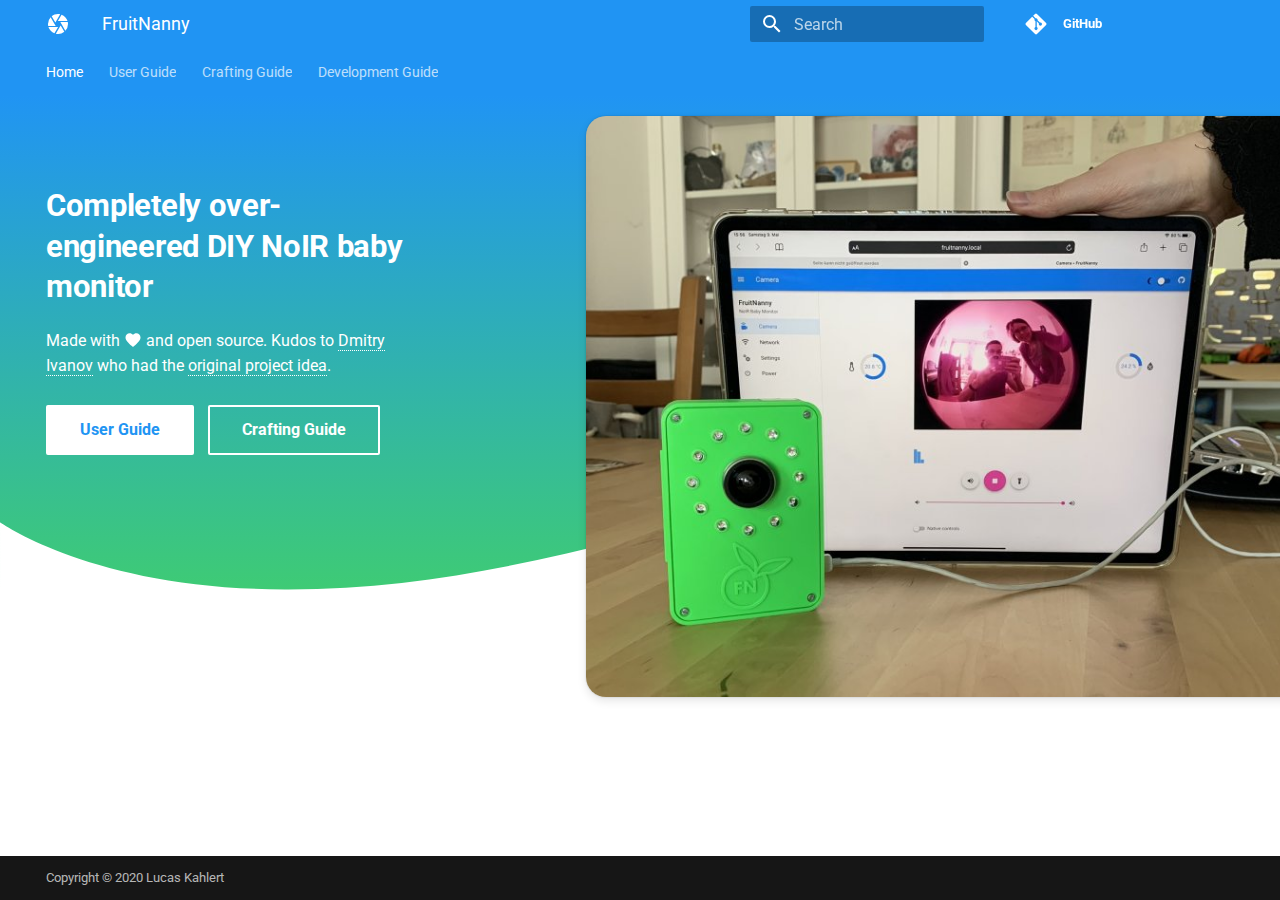
<file: index.html>
<!doctype html>
<html lang="en" class="no-js">
  <head>
    
      <meta charset="utf-8">
      <meta name="viewport" content="width=device-width,initial-scale=1">
      
      
        <link rel="canonical" href="https://fruitnanny.github.io/">
      
      
      <link rel="shortcut icon" href="images/favicon.png">
      <meta name="generator" content="mkdocs-1.1.2, mkdocs-material-5.3.0">
    
    
      
        <title>Home</title>
      
    
    
      <link rel="stylesheet" href="assets/stylesheets/main.6e35a1a6.min.css">
      
        <link rel="stylesheet" href="assets/stylesheets/palette.a46bcfb3.min.css">
      
      
        
        
        <meta name="theme-color" content="#2196f3">
      
    
    
    
      
        <link href="https://fonts.gstatic.com" rel="preconnect" crossorigin>
        <link rel="stylesheet" href="https://fonts.googleapis.com/css?family=Roboto:300,400,400i,700%7CRoboto+Mono&display=fallback">
        <style>body,input{font-family:"Roboto",-apple-system,BlinkMacSystemFont,Helvetica,Arial,sans-serif}code,kbd,pre{font-family:"Roboto Mono",SFMono-Regular,Consolas,Menlo,monospace}</style>
      
    
    
    
      <link rel="stylesheet" href="css/extra.css">
    
    
      
    
    
  </head>
  
  
    
    
    
    <body dir="ltr" data-md-color-scheme="" data-md-color-primary="blue" data-md-color-accent="pink">
  
    
    <input class="md-toggle" data-md-toggle="drawer" type="checkbox" id="__drawer" autocomplete="off">
    <input class="md-toggle" data-md-toggle="search" type="checkbox" id="__search" autocomplete="off">
    <label class="md-overlay" for="__drawer"></label>
    <div data-md-component="skip">
      
    </div>
    <div data-md-component="announce">
      
    </div>
    
      <header class="md-header" data-md-component="header">
  <nav class="md-header-nav md-grid" aria-label="Header">
    <a href="https://fruitnanny.github.io/" title="FruitNanny" class="md-header-nav__button md-logo" aria-label="FruitNanny">
      
  
  <svg xmlns="http://www.w3.org/2000/svg" viewBox="0 0 24 24"><path d="M13.73 15l-3.9 6.76a9.984 9.984 0 008.49-2.01l-3.66-6.35M2.46 15c.92 2.92 3.15 5.26 5.99 6.34L12.12 15m-3.58-3l-3.9-6.75A9.855 9.855 0 002 12c0 .68.07 1.35.2 2h7.49m12.11-4h-7.49l.29.5 4.76 8.25A9.93 9.93 0 0022 12c0-.69-.07-1.36-.2-2m-.26-1c-.92-2.93-3.15-5.26-5.99-6.34L11.88 9M9.4 10.5l4.77-8.26C13.47 2.09 12.75 2 12 2c-2.4 0-4.6.84-6.32 2.25l3.66 6.35.06-.1z"/></svg>

    </a>
    <label class="md-header-nav__button md-icon" for="__drawer">
      <svg xmlns="http://www.w3.org/2000/svg" viewBox="0 0 24 24"><path d="M3 6h18v2H3V6m0 5h18v2H3v-2m0 5h18v2H3v-2z"/></svg>
    </label>
    <div class="md-header-nav__title" data-md-component="header-title">
      
        <div class="md-header-nav__ellipsis">
          <span class="md-header-nav__topic md-ellipsis">
            FruitNanny
          </span>
          <span class="md-header-nav__topic md-ellipsis">
            
              Home
            
          </span>
        </div>
      
    </div>
    
      <label class="md-header-nav__button md-icon" for="__search">
        <svg xmlns="http://www.w3.org/2000/svg" viewBox="0 0 24 24"><path d="M9.5 3A6.5 6.5 0 0116 9.5c0 1.61-.59 3.09-1.56 4.23l.27.27h.79l5 5-1.5 1.5-5-5v-.79l-.27-.27A6.516 6.516 0 019.5 16 6.5 6.5 0 013 9.5 6.5 6.5 0 019.5 3m0 2C7 5 5 7 5 9.5S7 14 9.5 14 14 12 14 9.5 12 5 9.5 5z"/></svg>
      </label>
      
<div class="md-search" data-md-component="search" role="dialog">
  <label class="md-search__overlay" for="__search"></label>
  <div class="md-search__inner" role="search">
    <form class="md-search__form" name="search">
      <input type="text" class="md-search__input" name="query" aria-label="Search" placeholder="Search" autocapitalize="off" autocorrect="off" autocomplete="off" spellcheck="false" data-md-component="search-query" data-md-state="active">
      <label class="md-search__icon md-icon" for="__search">
        <svg xmlns="http://www.w3.org/2000/svg" viewBox="0 0 24 24"><path d="M9.5 3A6.5 6.5 0 0116 9.5c0 1.61-.59 3.09-1.56 4.23l.27.27h.79l5 5-1.5 1.5-5-5v-.79l-.27-.27A6.516 6.516 0 019.5 16 6.5 6.5 0 013 9.5 6.5 6.5 0 019.5 3m0 2C7 5 5 7 5 9.5S7 14 9.5 14 14 12 14 9.5 12 5 9.5 5z"/></svg>
        <svg xmlns="http://www.w3.org/2000/svg" viewBox="0 0 24 24"><path d="M20 11v2H8l5.5 5.5-1.42 1.42L4.16 12l7.92-7.92L13.5 5.5 8 11h12z"/></svg>
      </label>
      <button type="reset" class="md-search__icon md-icon" aria-label="Clear" data-md-component="search-reset" tabindex="-1">
        <svg xmlns="http://www.w3.org/2000/svg" viewBox="0 0 24 24"><path d="M19 6.41L17.59 5 12 10.59 6.41 5 5 6.41 10.59 12 5 17.59 6.41 19 12 13.41 17.59 19 19 17.59 13.41 12 19 6.41z"/></svg>
      </button>
    </form>
    <div class="md-search__output">
      <div class="md-search__scrollwrap" data-md-scrollfix>
        <div class="md-search-result" data-md-component="search-result">
          <div class="md-search-result__meta">
            Initializing search
          </div>
          <ol class="md-search-result__list"></ol>
        </div>
      </div>
    </div>
  </div>
</div>
    
    
      <div class="md-header-nav__source">
        
<a href="https://github.com/fruitnanny/fruitnanny.github.io/" title="Go to repository" class="md-source">
  <div class="md-source__icon md-icon">
    
    <svg xmlns="http://www.w3.org/2000/svg" viewBox="0 0 448 512"><path d="M439.55 236.05L244 40.45a28.87 28.87 0 00-40.81 0l-40.66 40.63 51.52 51.52c27.06-9.14 52.68 16.77 43.39 43.68l49.66 49.66c34.23-11.8 61.18 31 35.47 56.69-26.49 26.49-70.21-2.87-56-37.34L240.22 199v121.85c25.3 12.54 22.26 41.85 9.08 55a34.34 34.34 0 01-48.55 0c-17.57-17.6-11.07-46.91 11.25-56v-123c-20.8-8.51-24.6-30.74-18.64-45L142.57 101 8.45 235.14a28.86 28.86 0 000 40.81l195.61 195.6a28.86 28.86 0 0040.8 0l194.69-194.69a28.86 28.86 0 000-40.81z"/></svg>
  </div>
  <div class="md-source__repository">
    GitHub
  </div>
</a>
      </div>
    
  </nav>
</header>
    
    <div class="md-container" data-md-component="container">
      
        
      
      
	
        
          

<nav class="md-tabs" aria-label="Tabs" data-md-component="tabs">
  <div class="md-tabs__inner md-grid">
    <ul class="md-tabs__list">
      
        
  <li class="md-tabs__item">
    
      <a href="." class="md-tabs__link md-tabs__link--active">
        Home
      </a>
    
  </li>

      
        
  
  
    <li class="md-tabs__item">
      
        <a href="user/getting-started/" class="md-tabs__link">
          User Guide
        </a>
      
    </li>
  

      
        
  
  
    <li class="md-tabs__item">
      
        <a href="crafting/" class="md-tabs__link">
          Crafting Guide
        </a>
      
    </li>
  

      
        
  
  
    <li class="md-tabs__item">
      
        <a href="development/architecture/" class="md-tabs__link">
          Development Guide
        </a>
      
    </li>
  

      
    </ul>
  </div>
</nav>
        
      

	<!-- Additional styles for landing page -->
	<style>
		:root {
			--secondary-color: #46d954;
		}

		/* Application header should be static for the landing page */
		.md-header {
			position: initial;
		}

		/* Remove spacing, as we cannot hide it completely */
		.md-main__inner {
			margin: 0;
		}

		/* Hide main content for now */
		.md-content {
			display: none;
		}

		/* Gradient background + blob */
		.tx-container {
			padding-top: 1rem;
			background:
				url("data:image/svg+xml;utf8,<svg xmlns='http://www.w3.org/2000/svg' viewBox='0 0 1123 258'><path d='M 1124,0 V 258 H 0 V 80 c 0,0 82,59 250,59 C 530,140 723,2 1124,2 Z' style='fill: white' /></svg>") no-repeat bottom,
				linear-gradient(
					to bottom,
					var(--md-primary-fg-color),
					var(--secondary-color) 99%,
					white 99%
				);
		}

		/* Hero image */
		.hero-image {
			border-radius: 1rem;
			margin-bottom: 1rem;
		}

		/* Set inverted text color on hero */
		.tx-hero {
			margin: 0 .8rem;
			color: var(--md-primary-bg-color);
		}

		/* Make main headline thicker */
		.tx-hero h1 {
			margin-bottom: 1rem;
			color: currentColor;
			font-weight: 700;
		}

		/* Ensure that blob doesn't overlap buttons */
		.tx-hero__content {
			padding-bottom: 6rem;
		}

		/* Use typography instead of color to emphasize links */
		.tx-hero__content a,
		.tx-hero__content a:hover {
			color: white;
			border-bottom: 1px dotted;
		}

		/* Adjust spacing of buttons and invert them */
		.tx-hero .md-button {
			margin-top: .5rem;
			margin-right: .5rem;
			color: var(--md-primary-bg-color);
		}

		/* Invert primary button */
		.tx-hero .md-button--primary {
			background-color: var(--md-primary-bg-color);
			color: var(--md-primary-fg-color);
			border-color: var(--md-primary-bg-color);
		}

		/* Invert hover and focus button states */
		.tx-hero .md-button:hover,
		.tx-hero .md-button:focus {
			background-color: var(--md-primary-fg-color);
			color: var(--md-default-bg-color);
			border-color: var(--md-primary-fg-color);
		}

		/* [mobile portrait -]: Adjust headline */
		@media screen and (max-width: 30em) {

			/* Make main headline smaller */
			.tx-hero h1 {
				font-size: 1.4rem;
			}
		}

		/* [tablet landscape +]: Display content and image next to each other */
		@media screen and (min-width: 60em) {

			/* Hide table of contents */
			.md-sidebar--secondary {
				display: none;
			}

			/* Use flex layout to align items */
			.tx-hero {
				display: flex;
				align-items: stretch;
			}

			/* Increase bottom spacing and set dimensions */
			.tx-hero__content {
				max-width: 19rem;
				margin-top: 3.5rem;
				padding-bottom: 14vw;
			}

			/* Swap with teaser and set dimensions */
			.tx-hero__image {
				width: 38rem;
				order: 1;
				transform: translateX(4rem);
			}
		}

		/* [screen +]: Adjust spacing */
		@media screen and (min-width: 76.25em) {

			/* Hide navigation */
			.md-sidebar--primary {
				display: none;
			}

			/* Ensure the image aligns with the repository information */
			.tx-hero__image {
				transform: translateX(8rem);
			}
		}
	</style>

	<!-- Hero for landing page -->
	<section class="tx-container">
		<div class="md-grid md-typeset">
			<div class="tx-hero">

				<!-- Hero image -->
				<div class="tx-hero__image">
					<img
						class="hero-image"
						src="images/overview.jpeg"
						alt="FruitNanny with web UI"
						draggable="false"
					>
				</div>

				<!-- Hero content -->
				<div class="tx-hero__content">
					
					<h1>Completely over-engineered DIY NoIR baby monitor</h1>
					
					<p>
						Made with
						<span class="twemoji">
							<svg xmlns="http://www.w3.org/2000/svg" viewBox="0 0 24 24"><path d="M12 21.35l-1.45-1.32C5.4 15.36 2 12.27 2 8.5 2 5.41 4.42 3 7.5 3c1.74 0 3.41.81 4.5 2.08C13.09 3.81 14.76 3 16.5 3 19.58 3 22 5.41 22 8.5c0 3.77-3.4 6.86-8.55 11.53L12 21.35z"></path></svg>
						</span>
						and open source. Kudos to <a href="https://github.com/ivadim/fruitnanny">Dmitry Ivanov</a>
						who had the <a href="https://ivadim.github.io/2017-08-21-fruitnanny/">original project idea</a>.
					</p>
					<a
						href="user/getting-started/"
						title="Getting Started"
						class="md-button md-button--primary"
					>
						User Guide
					</a>
					<a
						href="crafting/"
						class="md-button"
					>
						Crafting Guide
					</a>
				</div>
			</div>
		</div>
	</section>

      <main class="md-main" data-md-component="main">
        <div class="md-main__inner md-grid">
          
            
              <div class="md-sidebar md-sidebar--primary" data-md-component="navigation">
                <div class="md-sidebar__scrollwrap">
                  <div class="md-sidebar__inner">
                    <nav class="md-nav md-nav--primary" aria-label="Navigation" data-md-level="0">
  <label class="md-nav__title" for="__drawer">
    <a href="https://fruitnanny.github.io/" title="FruitNanny" class="md-nav__button md-logo" aria-label="FruitNanny">
      
  
  <svg xmlns="http://www.w3.org/2000/svg" viewBox="0 0 24 24"><path d="M13.73 15l-3.9 6.76a9.984 9.984 0 008.49-2.01l-3.66-6.35M2.46 15c.92 2.92 3.15 5.26 5.99 6.34L12.12 15m-3.58-3l-3.9-6.75A9.855 9.855 0 002 12c0 .68.07 1.35.2 2h7.49m12.11-4h-7.49l.29.5 4.76 8.25A9.93 9.93 0 0022 12c0-.69-.07-1.36-.2-2m-.26-1c-.92-2.93-3.15-5.26-5.99-6.34L11.88 9M9.4 10.5l4.77-8.26C13.47 2.09 12.75 2 12 2c-2.4 0-4.6.84-6.32 2.25l3.66 6.35.06-.1z"/></svg>

    </a>
    FruitNanny
  </label>
  
    <div class="md-nav__source">
      
<a href="https://github.com/fruitnanny/fruitnanny.github.io/" title="Go to repository" class="md-source">
  <div class="md-source__icon md-icon">
    
    <svg xmlns="http://www.w3.org/2000/svg" viewBox="0 0 448 512"><path d="M439.55 236.05L244 40.45a28.87 28.87 0 00-40.81 0l-40.66 40.63 51.52 51.52c27.06-9.14 52.68 16.77 43.39 43.68l49.66 49.66c34.23-11.8 61.18 31 35.47 56.69-26.49 26.49-70.21-2.87-56-37.34L240.22 199v121.85c25.3 12.54 22.26 41.85 9.08 55a34.34 34.34 0 01-48.55 0c-17.57-17.6-11.07-46.91 11.25-56v-123c-20.8-8.51-24.6-30.74-18.64-45L142.57 101 8.45 235.14a28.86 28.86 0 000 40.81l195.61 195.6a28.86 28.86 0 0040.8 0l194.69-194.69a28.86 28.86 0 000-40.81z"/></svg>
  </div>
  <div class="md-source__repository">
    GitHub
  </div>
</a>
    </div>
  
  <ul class="md-nav__list" data-md-scrollfix>
    
      
      
      

  


  <li class="md-nav__item md-nav__item--active">
    
    <input class="md-nav__toggle md-toggle" data-md-toggle="toc" type="checkbox" id="__toc">
    
    
    <a href="." title="Home" class="md-nav__link md-nav__link--active">
      Home
    </a>
    
  </li>

    
      
      
      


  <li class="md-nav__item md-nav__item--nested">
    
      <input class="md-nav__toggle md-toggle" data-md-toggle="nav-2" type="checkbox" id="nav-2">
    
    <label class="md-nav__link" for="nav-2">
      User Guide
      <span class="md-nav__icon md-icon">
        <svg xmlns="http://www.w3.org/2000/svg" viewBox="0 0 24 24"><path d="M8.59 16.58L13.17 12 8.59 7.41 10 6l6 6-6 6-1.41-1.42z"/></svg>
      </span>
    </label>
    <nav class="md-nav" aria-label="User Guide" data-md-level="1">
      <label class="md-nav__title" for="nav-2">
        <span class="md-nav__icon md-icon">
          <svg xmlns="http://www.w3.org/2000/svg" viewBox="0 0 24 24"><path d="M20 11v2H8l5.5 5.5-1.42 1.42L4.16 12l7.92-7.92L13.5 5.5 8 11h12z"/></svg>
        </span>
        User Guide
      </label>
      <ul class="md-nav__list" data-md-scrollfix>
        
        
          
          
          


  <li class="md-nav__item">
    <a href="user/getting-started/" title="Getting Started" class="md-nav__link">
      Getting Started
    </a>
  </li>

        
          
          
          


  <li class="md-nav__item">
    <a href="user/network/" title="Network Configuration" class="md-nav__link">
      Network Configuration
    </a>
  </li>

        
          
          
          


  <li class="md-nav__item">
    <a href="user/updates/" title="Software Updates" class="md-nav__link">
      Software Updates
    </a>
  </li>

        
      </ul>
    </nav>
  </li>

    
      
      
      


  <li class="md-nav__item md-nav__item--nested">
    
      <input class="md-nav__toggle md-toggle" data-md-toggle="nav-3" type="checkbox" id="nav-3">
    
    <label class="md-nav__link" for="nav-3">
      Crafting Guide
      <span class="md-nav__icon md-icon">
        <svg xmlns="http://www.w3.org/2000/svg" viewBox="0 0 24 24"><path d="M8.59 16.58L13.17 12 8.59 7.41 10 6l6 6-6 6-1.41-1.42z"/></svg>
      </span>
    </label>
    <nav class="md-nav" aria-label="Crafting Guide" data-md-level="1">
      <label class="md-nav__title" for="nav-3">
        <span class="md-nav__icon md-icon">
          <svg xmlns="http://www.w3.org/2000/svg" viewBox="0 0 24 24"><path d="M20 11v2H8l5.5 5.5-1.42 1.42L4.16 12l7.92-7.92L13.5 5.5 8 11h12z"/></svg>
        </span>
        Crafting Guide
      </label>
      <ul class="md-nav__list" data-md-scrollfix>
        
        
          
          
          


  <li class="md-nav__item">
    <a href="crafting/" title="Crafting" class="md-nav__link">
      Crafting
    </a>
  </li>

        
          
          
          


  <li class="md-nav__item">
    <a href="setup/" title="Rasberry Pi Setup" class="md-nav__link">
      Rasberry Pi Setup
    </a>
  </li>

        
      </ul>
    </nav>
  </li>

    
      
      
      


  <li class="md-nav__item md-nav__item--nested">
    
      <input class="md-nav__toggle md-toggle" data-md-toggle="nav-4" type="checkbox" id="nav-4">
    
    <label class="md-nav__link" for="nav-4">
      Development Guide
      <span class="md-nav__icon md-icon">
        <svg xmlns="http://www.w3.org/2000/svg" viewBox="0 0 24 24"><path d="M8.59 16.58L13.17 12 8.59 7.41 10 6l6 6-6 6-1.41-1.42z"/></svg>
      </span>
    </label>
    <nav class="md-nav" aria-label="Development Guide" data-md-level="1">
      <label class="md-nav__title" for="nav-4">
        <span class="md-nav__icon md-icon">
          <svg xmlns="http://www.w3.org/2000/svg" viewBox="0 0 24 24"><path d="M20 11v2H8l5.5 5.5-1.42 1.42L4.16 12l7.92-7.92L13.5 5.5 8 11h12z"/></svg>
        </span>
        Development Guide
      </label>
      <ul class="md-nav__list" data-md-scrollfix>
        
        
          
          
          


  <li class="md-nav__item">
    <a href="development/architecture/" title="Architecture" class="md-nav__link">
      Architecture
    </a>
  </li>

        
          
          
          


  <li class="md-nav__item">
    <a href="development/api/" title="API" class="md-nav__link">
      API
    </a>
  </li>

        
          
          
          


  <li class="md-nav__item">
    <a href="development/ui/" title="Web Interface" class="md-nav__link">
      Web Interface
    </a>
  </li>

        
      </ul>
    </nav>
  </li>

    
  </ul>
</nav>
                  </div>
                </div>
              </div>
            
            
          
          <div class="md-content">
            <article class="md-content__inner md-typeset">
              
              
                


              
            </article>
          </div>
        </div>
      </main>
      
	<footer class="md-footer">
		<div class="md-footer-meta md-typeset">
			<div class="md-footer-meta__inner md-grid">
				<div class="md-footer-copyright">
					<div class="md-footer-copyright__highlight">
						Copyright © 2020 Lucas Kahlert
					</div>
				</div>
			</div>
		</div>
	</footer>

    </div>
    
      <script src="assets/javascripts/vendor.d710d30a.min.js"></script>
      <script src="assets/javascripts/bundle.a14cc5fd.min.js"></script><script id="__lang" type="application/json">{"clipboard.copy": "Copy to clipboard", "clipboard.copied": "Copied to clipboard", "search.config.lang": "en", "search.config.pipeline": "trimmer, stopWordFilter", "search.config.separator": "[\\s\\-]+", "search.result.placeholder": "Type to start searching", "search.result.none": "No matching documents", "search.result.one": "1 matching document", "search.result.other": "# matching documents"}</script>
      
      <script>
        app = initialize({
          base: ".",
          features: ["tabs"],
          search: Object.assign({
            worker: "assets/javascripts/worker/search.7a2ea5ba.min.js"
          }, typeof search !== "undefined" && search)
        })
      </script>
      
    
  </body>
</html>
</file>
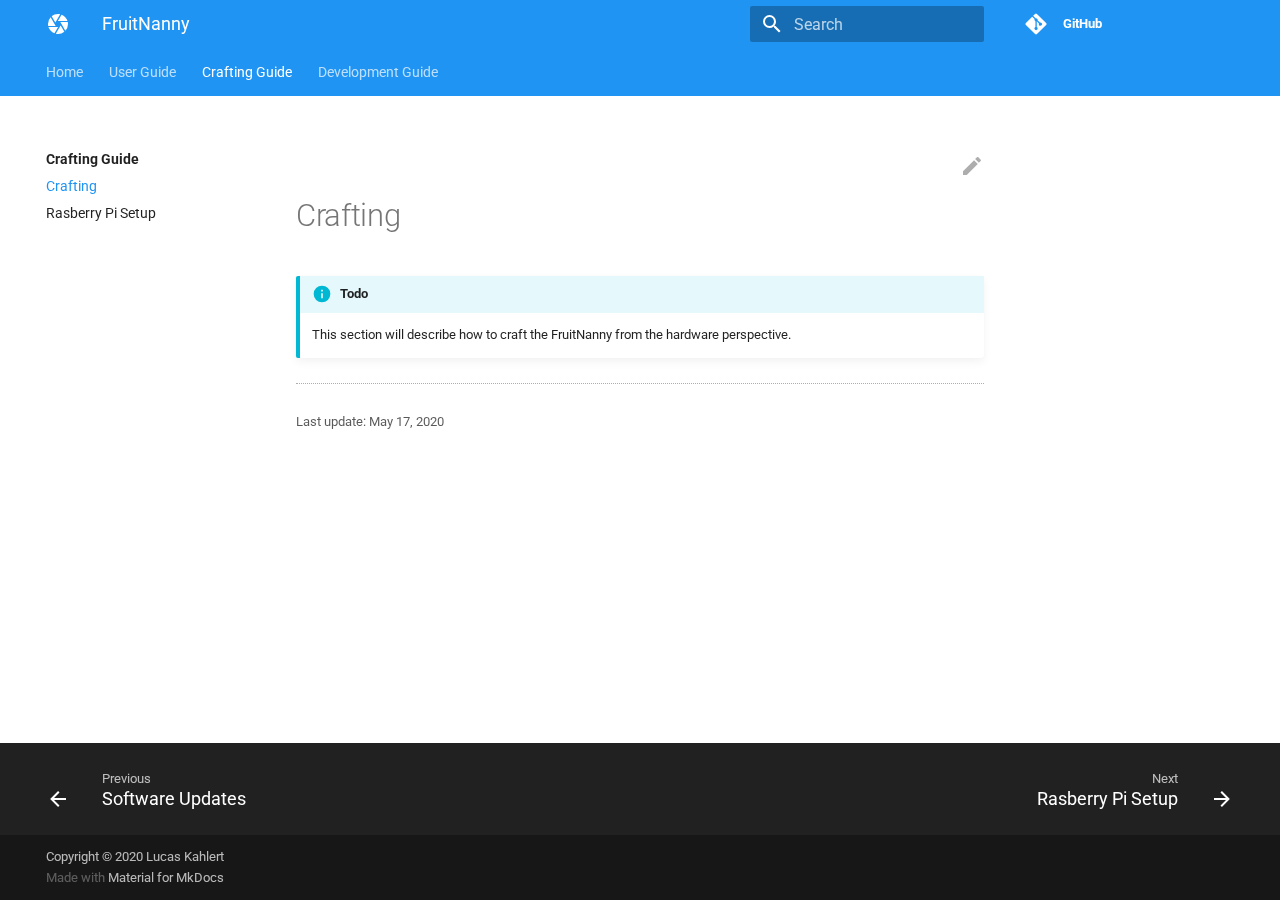
<file: crafting/index.html>
<!doctype html>
<html lang="en" class="no-js">
  <head>
    
      <meta charset="utf-8">
      <meta name="viewport" content="width=device-width,initial-scale=1">
      
      
        <link rel="canonical" href="https://fruitnanny.github.io/crafting/">
      
      
      <link rel="shortcut icon" href="../images/favicon.png">
      <meta name="generator" content="mkdocs-1.1.2, mkdocs-material-5.3.0">
    
    
      
        <title>Crafting - FruitNanny</title>
      
    
    
      <link rel="stylesheet" href="../assets/stylesheets/main.6e35a1a6.min.css">
      
        <link rel="stylesheet" href="../assets/stylesheets/palette.a46bcfb3.min.css">
      
      
        
        
        <meta name="theme-color" content="#2196f3">
      
    
    
    
      
        <link href="https://fonts.gstatic.com" rel="preconnect" crossorigin>
        <link rel="stylesheet" href="https://fonts.googleapis.com/css?family=Roboto:300,400,400i,700%7CRoboto+Mono&display=fallback">
        <style>body,input{font-family:"Roboto",-apple-system,BlinkMacSystemFont,Helvetica,Arial,sans-serif}code,kbd,pre{font-family:"Roboto Mono",SFMono-Regular,Consolas,Menlo,monospace}</style>
      
    
    
    
      <link rel="stylesheet" href="../css/extra.css">
    
    
      
    
    
  </head>
  
  
    
    
    
    <body dir="ltr" data-md-color-scheme="" data-md-color-primary="blue" data-md-color-accent="pink">
  
    
    <input class="md-toggle" data-md-toggle="drawer" type="checkbox" id="__drawer" autocomplete="off">
    <input class="md-toggle" data-md-toggle="search" type="checkbox" id="__search" autocomplete="off">
    <label class="md-overlay" for="__drawer"></label>
    <div data-md-component="skip">
      
        
        <a href="#crafting" class="md-skip">
          Skip to content
        </a>
      
    </div>
    <div data-md-component="announce">
      
    </div>
    
      <header class="md-header" data-md-component="header">
  <nav class="md-header-nav md-grid" aria-label="Header">
    <a href="https://fruitnanny.github.io/" title="FruitNanny" class="md-header-nav__button md-logo" aria-label="FruitNanny">
      
  
  <svg xmlns="http://www.w3.org/2000/svg" viewBox="0 0 24 24"><path d="M13.73 15l-3.9 6.76a9.984 9.984 0 008.49-2.01l-3.66-6.35M2.46 15c.92 2.92 3.15 5.26 5.99 6.34L12.12 15m-3.58-3l-3.9-6.75A9.855 9.855 0 002 12c0 .68.07 1.35.2 2h7.49m12.11-4h-7.49l.29.5 4.76 8.25A9.93 9.93 0 0022 12c0-.69-.07-1.36-.2-2m-.26-1c-.92-2.93-3.15-5.26-5.99-6.34L11.88 9M9.4 10.5l4.77-8.26C13.47 2.09 12.75 2 12 2c-2.4 0-4.6.84-6.32 2.25l3.66 6.35.06-.1z"/></svg>

    </a>
    <label class="md-header-nav__button md-icon" for="__drawer">
      <svg xmlns="http://www.w3.org/2000/svg" viewBox="0 0 24 24"><path d="M3 6h18v2H3V6m0 5h18v2H3v-2m0 5h18v2H3v-2z"/></svg>
    </label>
    <div class="md-header-nav__title" data-md-component="header-title">
      
        <div class="md-header-nav__ellipsis">
          <span class="md-header-nav__topic md-ellipsis">
            FruitNanny
          </span>
          <span class="md-header-nav__topic md-ellipsis">
            
              Crafting
            
          </span>
        </div>
      
    </div>
    
      <label class="md-header-nav__button md-icon" for="__search">
        <svg xmlns="http://www.w3.org/2000/svg" viewBox="0 0 24 24"><path d="M9.5 3A6.5 6.5 0 0116 9.5c0 1.61-.59 3.09-1.56 4.23l.27.27h.79l5 5-1.5 1.5-5-5v-.79l-.27-.27A6.516 6.516 0 019.5 16 6.5 6.5 0 013 9.5 6.5 6.5 0 019.5 3m0 2C7 5 5 7 5 9.5S7 14 9.5 14 14 12 14 9.5 12 5 9.5 5z"/></svg>
      </label>
      
<div class="md-search" data-md-component="search" role="dialog">
  <label class="md-search__overlay" for="__search"></label>
  <div class="md-search__inner" role="search">
    <form class="md-search__form" name="search">
      <input type="text" class="md-search__input" name="query" aria-label="Search" placeholder="Search" autocapitalize="off" autocorrect="off" autocomplete="off" spellcheck="false" data-md-component="search-query" data-md-state="active">
      <label class="md-search__icon md-icon" for="__search">
        <svg xmlns="http://www.w3.org/2000/svg" viewBox="0 0 24 24"><path d="M9.5 3A6.5 6.5 0 0116 9.5c0 1.61-.59 3.09-1.56 4.23l.27.27h.79l5 5-1.5 1.5-5-5v-.79l-.27-.27A6.516 6.516 0 019.5 16 6.5 6.5 0 013 9.5 6.5 6.5 0 019.5 3m0 2C7 5 5 7 5 9.5S7 14 9.5 14 14 12 14 9.5 12 5 9.5 5z"/></svg>
        <svg xmlns="http://www.w3.org/2000/svg" viewBox="0 0 24 24"><path d="M20 11v2H8l5.5 5.5-1.42 1.42L4.16 12l7.92-7.92L13.5 5.5 8 11h12z"/></svg>
      </label>
      <button type="reset" class="md-search__icon md-icon" aria-label="Clear" data-md-component="search-reset" tabindex="-1">
        <svg xmlns="http://www.w3.org/2000/svg" viewBox="0 0 24 24"><path d="M19 6.41L17.59 5 12 10.59 6.41 5 5 6.41 10.59 12 5 17.59 6.41 19 12 13.41 17.59 19 19 17.59 13.41 12 19 6.41z"/></svg>
      </button>
    </form>
    <div class="md-search__output">
      <div class="md-search__scrollwrap" data-md-scrollfix>
        <div class="md-search-result" data-md-component="search-result">
          <div class="md-search-result__meta">
            Initializing search
          </div>
          <ol class="md-search-result__list"></ol>
        </div>
      </div>
    </div>
  </div>
</div>
    
    
      <div class="md-header-nav__source">
        
<a href="https://github.com/fruitnanny/fruitnanny.github.io/" title="Go to repository" class="md-source">
  <div class="md-source__icon md-icon">
    
    <svg xmlns="http://www.w3.org/2000/svg" viewBox="0 0 448 512"><path d="M439.55 236.05L244 40.45a28.87 28.87 0 00-40.81 0l-40.66 40.63 51.52 51.52c27.06-9.14 52.68 16.77 43.39 43.68l49.66 49.66c34.23-11.8 61.18 31 35.47 56.69-26.49 26.49-70.21-2.87-56-37.34L240.22 199v121.85c25.3 12.54 22.26 41.85 9.08 55a34.34 34.34 0 01-48.55 0c-17.57-17.6-11.07-46.91 11.25-56v-123c-20.8-8.51-24.6-30.74-18.64-45L142.57 101 8.45 235.14a28.86 28.86 0 000 40.81l195.61 195.6a28.86 28.86 0 0040.8 0l194.69-194.69a28.86 28.86 0 000-40.81z"/></svg>
  </div>
  <div class="md-source__repository">
    GitHub
  </div>
</a>
      </div>
    
  </nav>
</header>
    
    <div class="md-container" data-md-component="container">
      
        
      
      
        
          

  

<nav class="md-tabs md-tabs--active" aria-label="Tabs" data-md-component="tabs">
  <div class="md-tabs__inner md-grid">
    <ul class="md-tabs__list">
      
        
  <li class="md-tabs__item">
    
      <a href=".." class="md-tabs__link">
        Home
      </a>
    
  </li>

      
        
  
  
    <li class="md-tabs__item">
      
        <a href="../user/getting-started/" class="md-tabs__link">
          User Guide
        </a>
      
    </li>
  

      
        
  
  
    <li class="md-tabs__item">
      
        <a href="./" class="md-tabs__link md-tabs__link--active">
          Crafting Guide
        </a>
      
    </li>
  

      
        
  
  
    <li class="md-tabs__item">
      
        <a href="../development/architecture/" class="md-tabs__link">
          Development Guide
        </a>
      
    </li>
  

      
    </ul>
  </div>
</nav>
        
      
      <main class="md-main" data-md-component="main">
        <div class="md-main__inner md-grid">
          
            
              <div class="md-sidebar md-sidebar--primary" data-md-component="navigation">
                <div class="md-sidebar__scrollwrap">
                  <div class="md-sidebar__inner">
                    <nav class="md-nav md-nav--primary" aria-label="Navigation" data-md-level="0">
  <label class="md-nav__title" for="__drawer">
    <a href="https://fruitnanny.github.io/" title="FruitNanny" class="md-nav__button md-logo" aria-label="FruitNanny">
      
  
  <svg xmlns="http://www.w3.org/2000/svg" viewBox="0 0 24 24"><path d="M13.73 15l-3.9 6.76a9.984 9.984 0 008.49-2.01l-3.66-6.35M2.46 15c.92 2.92 3.15 5.26 5.99 6.34L12.12 15m-3.58-3l-3.9-6.75A9.855 9.855 0 002 12c0 .68.07 1.35.2 2h7.49m12.11-4h-7.49l.29.5 4.76 8.25A9.93 9.93 0 0022 12c0-.69-.07-1.36-.2-2m-.26-1c-.92-2.93-3.15-5.26-5.99-6.34L11.88 9M9.4 10.5l4.77-8.26C13.47 2.09 12.75 2 12 2c-2.4 0-4.6.84-6.32 2.25l3.66 6.35.06-.1z"/></svg>

    </a>
    FruitNanny
  </label>
  
    <div class="md-nav__source">
      
<a href="https://github.com/fruitnanny/fruitnanny.github.io/" title="Go to repository" class="md-source">
  <div class="md-source__icon md-icon">
    
    <svg xmlns="http://www.w3.org/2000/svg" viewBox="0 0 448 512"><path d="M439.55 236.05L244 40.45a28.87 28.87 0 00-40.81 0l-40.66 40.63 51.52 51.52c27.06-9.14 52.68 16.77 43.39 43.68l49.66 49.66c34.23-11.8 61.18 31 35.47 56.69-26.49 26.49-70.21-2.87-56-37.34L240.22 199v121.85c25.3 12.54 22.26 41.85 9.08 55a34.34 34.34 0 01-48.55 0c-17.57-17.6-11.07-46.91 11.25-56v-123c-20.8-8.51-24.6-30.74-18.64-45L142.57 101 8.45 235.14a28.86 28.86 0 000 40.81l195.61 195.6a28.86 28.86 0 0040.8 0l194.69-194.69a28.86 28.86 0 000-40.81z"/></svg>
  </div>
  <div class="md-source__repository">
    GitHub
  </div>
</a>
    </div>
  
  <ul class="md-nav__list" data-md-scrollfix>
    
      
      
      


  <li class="md-nav__item">
    <a href=".." title="Home" class="md-nav__link">
      Home
    </a>
  </li>

    
      
      
      


  <li class="md-nav__item md-nav__item--nested">
    
      <input class="md-nav__toggle md-toggle" data-md-toggle="nav-2" type="checkbox" id="nav-2">
    
    <label class="md-nav__link" for="nav-2">
      User Guide
      <span class="md-nav__icon md-icon">
        <svg xmlns="http://www.w3.org/2000/svg" viewBox="0 0 24 24"><path d="M8.59 16.58L13.17 12 8.59 7.41 10 6l6 6-6 6-1.41-1.42z"/></svg>
      </span>
    </label>
    <nav class="md-nav" aria-label="User Guide" data-md-level="1">
      <label class="md-nav__title" for="nav-2">
        <span class="md-nav__icon md-icon">
          <svg xmlns="http://www.w3.org/2000/svg" viewBox="0 0 24 24"><path d="M20 11v2H8l5.5 5.5-1.42 1.42L4.16 12l7.92-7.92L13.5 5.5 8 11h12z"/></svg>
        </span>
        User Guide
      </label>
      <ul class="md-nav__list" data-md-scrollfix>
        
        
          
          
          


  <li class="md-nav__item">
    <a href="../user/getting-started/" title="Getting Started" class="md-nav__link">
      Getting Started
    </a>
  </li>

        
          
          
          


  <li class="md-nav__item">
    <a href="../user/network/" title="Network Configuration" class="md-nav__link">
      Network Configuration
    </a>
  </li>

        
          
          
          


  <li class="md-nav__item">
    <a href="../user/updates/" title="Software Updates" class="md-nav__link">
      Software Updates
    </a>
  </li>

        
      </ul>
    </nav>
  </li>

    
      
      
      

  


  <li class="md-nav__item md-nav__item--active md-nav__item--nested">
    
      <input class="md-nav__toggle md-toggle" data-md-toggle="nav-3" type="checkbox" id="nav-3" checked>
    
    <label class="md-nav__link" for="nav-3">
      Crafting Guide
      <span class="md-nav__icon md-icon">
        <svg xmlns="http://www.w3.org/2000/svg" viewBox="0 0 24 24"><path d="M8.59 16.58L13.17 12 8.59 7.41 10 6l6 6-6 6-1.41-1.42z"/></svg>
      </span>
    </label>
    <nav class="md-nav" aria-label="Crafting Guide" data-md-level="1">
      <label class="md-nav__title" for="nav-3">
        <span class="md-nav__icon md-icon">
          <svg xmlns="http://www.w3.org/2000/svg" viewBox="0 0 24 24"><path d="M20 11v2H8l5.5 5.5-1.42 1.42L4.16 12l7.92-7.92L13.5 5.5 8 11h12z"/></svg>
        </span>
        Crafting Guide
      </label>
      <ul class="md-nav__list" data-md-scrollfix>
        
        
          
          
          

  


  <li class="md-nav__item md-nav__item--active">
    
    <input class="md-nav__toggle md-toggle" data-md-toggle="toc" type="checkbox" id="__toc">
    
      
    
    
    <a href="./" title="Crafting" class="md-nav__link md-nav__link--active">
      Crafting
    </a>
    
  </li>

        
          
          
          


  <li class="md-nav__item">
    <a href="../setup/" title="Rasberry Pi Setup" class="md-nav__link">
      Rasberry Pi Setup
    </a>
  </li>

        
      </ul>
    </nav>
  </li>

    
      
      
      


  <li class="md-nav__item md-nav__item--nested">
    
      <input class="md-nav__toggle md-toggle" data-md-toggle="nav-4" type="checkbox" id="nav-4">
    
    <label class="md-nav__link" for="nav-4">
      Development Guide
      <span class="md-nav__icon md-icon">
        <svg xmlns="http://www.w3.org/2000/svg" viewBox="0 0 24 24"><path d="M8.59 16.58L13.17 12 8.59 7.41 10 6l6 6-6 6-1.41-1.42z"/></svg>
      </span>
    </label>
    <nav class="md-nav" aria-label="Development Guide" data-md-level="1">
      <label class="md-nav__title" for="nav-4">
        <span class="md-nav__icon md-icon">
          <svg xmlns="http://www.w3.org/2000/svg" viewBox="0 0 24 24"><path d="M20 11v2H8l5.5 5.5-1.42 1.42L4.16 12l7.92-7.92L13.5 5.5 8 11h12z"/></svg>
        </span>
        Development Guide
      </label>
      <ul class="md-nav__list" data-md-scrollfix>
        
        
          
          
          


  <li class="md-nav__item">
    <a href="../development/architecture/" title="Architecture" class="md-nav__link">
      Architecture
    </a>
  </li>

        
          
          
          


  <li class="md-nav__item">
    <a href="../development/api/" title="API" class="md-nav__link">
      API
    </a>
  </li>

        
          
          
          


  <li class="md-nav__item">
    <a href="../development/ui/" title="Web Interface" class="md-nav__link">
      Web Interface
    </a>
  </li>

        
      </ul>
    </nav>
  </li>

    
  </ul>
</nav>
                  </div>
                </div>
              </div>
            
            
              <div class="md-sidebar md-sidebar--secondary" data-md-component="toc">
                <div class="md-sidebar__scrollwrap">
                  <div class="md-sidebar__inner">
                    
<nav class="md-nav md-nav--secondary" aria-label="Table of contents">
  
  
    
  
  
</nav>
                  </div>
                </div>
              </div>
            
          
          <div class="md-content">
            <article class="md-content__inner md-typeset">
              
                
                  <a href="https://github.com/fruitnanny/fruitnanny.github.io/edit/source/docs/crafting.md" title="Edit this page" class="md-content__button md-icon">
                    <svg xmlns="http://www.w3.org/2000/svg" viewBox="0 0 24 24"><path d="M20.71 7.04c.39-.39.39-1.04 0-1.41l-2.34-2.34c-.37-.39-1.02-.39-1.41 0l-1.84 1.83 3.75 3.75M3 17.25V21h3.75L17.81 9.93l-3.75-3.75L3 17.25z"/></svg>
                  </a>
                
                
                  
                
                
                <h1 id="crafting">Crafting<a class="headerlink" href="#crafting" title="Permanent link">&para;</a></h1>
<div class="admonition todo">
<p class="admonition-title">Todo</p>
<p>This section will describe how to craft the FruitNanny from the hardware
perspective.</p>
</div>
                
                  
                    

<hr>
<div class="md-source-date">
  <small>
    
      Last update: May 17, 2020
    
  </small>
</div>
                  
                
              
              
                


              
            </article>
          </div>
        </div>
      </main>
      
        
<footer class="md-footer">
  
    <div class="md-footer-nav">
      <nav class="md-footer-nav__inner md-grid" aria-label="Footer">
        
          <a href="../user/updates/" title="Software Updates" class="md-footer-nav__link md-footer-nav__link--prev" rel="prev">
            <div class="md-footer-nav__button md-icon">
              <svg xmlns="http://www.w3.org/2000/svg" viewBox="0 0 24 24"><path d="M20 11v2H8l5.5 5.5-1.42 1.42L4.16 12l7.92-7.92L13.5 5.5 8 11h12z"/></svg>
            </div>
            <div class="md-footer-nav__title">
              <div class="md-ellipsis">
                <span class="md-footer-nav__direction">
                  Previous
                </span>
                Software Updates
              </div>
            </div>
          </a>
        
        
          <a href="../setup/" title="Rasberry Pi Setup" class="md-footer-nav__link md-footer-nav__link--next" rel="next">
            <div class="md-footer-nav__title">
              <div class="md-ellipsis">
                <span class="md-footer-nav__direction">
                  Next
                </span>
                Rasberry Pi Setup
              </div>
            </div>
            <div class="md-footer-nav__button md-icon">
              <svg xmlns="http://www.w3.org/2000/svg" viewBox="0 0 24 24"><path d="M4 11v2h12l-5.5 5.5 1.42 1.42L19.84 12l-7.92-7.92L10.5 5.5 16 11H4z"/></svg>
            </div>
          </a>
        
      </nav>
    </div>
  
  <div class="md-footer-meta md-typeset">
    <div class="md-footer-meta__inner md-grid">
      <div class="md-footer-copyright">
        
          <div class="md-footer-copyright__highlight">
            Copyright © 2020 Lucas Kahlert
          </div>
        
        Made with
        <a href="https://squidfunk.github.io/mkdocs-material/" target="_blank" rel="noopener">
          Material for MkDocs
        </a>
      </div>
      
    </div>
  </div>
</footer>
      
    </div>
    
      <script src="../assets/javascripts/vendor.d710d30a.min.js"></script>
      <script src="../assets/javascripts/bundle.a14cc5fd.min.js"></script><script id="__lang" type="application/json">{"clipboard.copy": "Copy to clipboard", "clipboard.copied": "Copied to clipboard", "search.config.lang": "en", "search.config.pipeline": "trimmer, stopWordFilter", "search.config.separator": "[\\s\\-]+", "search.result.placeholder": "Type to start searching", "search.result.none": "No matching documents", "search.result.one": "1 matching document", "search.result.other": "# matching documents"}</script>
      
      <script>
        app = initialize({
          base: "..",
          features: ["tabs"],
          search: Object.assign({
            worker: "../assets/javascripts/worker/search.7a2ea5ba.min.js"
          }, typeof search !== "undefined" && search)
        })
      </script>
      
    
  </body>
</html>
</file>
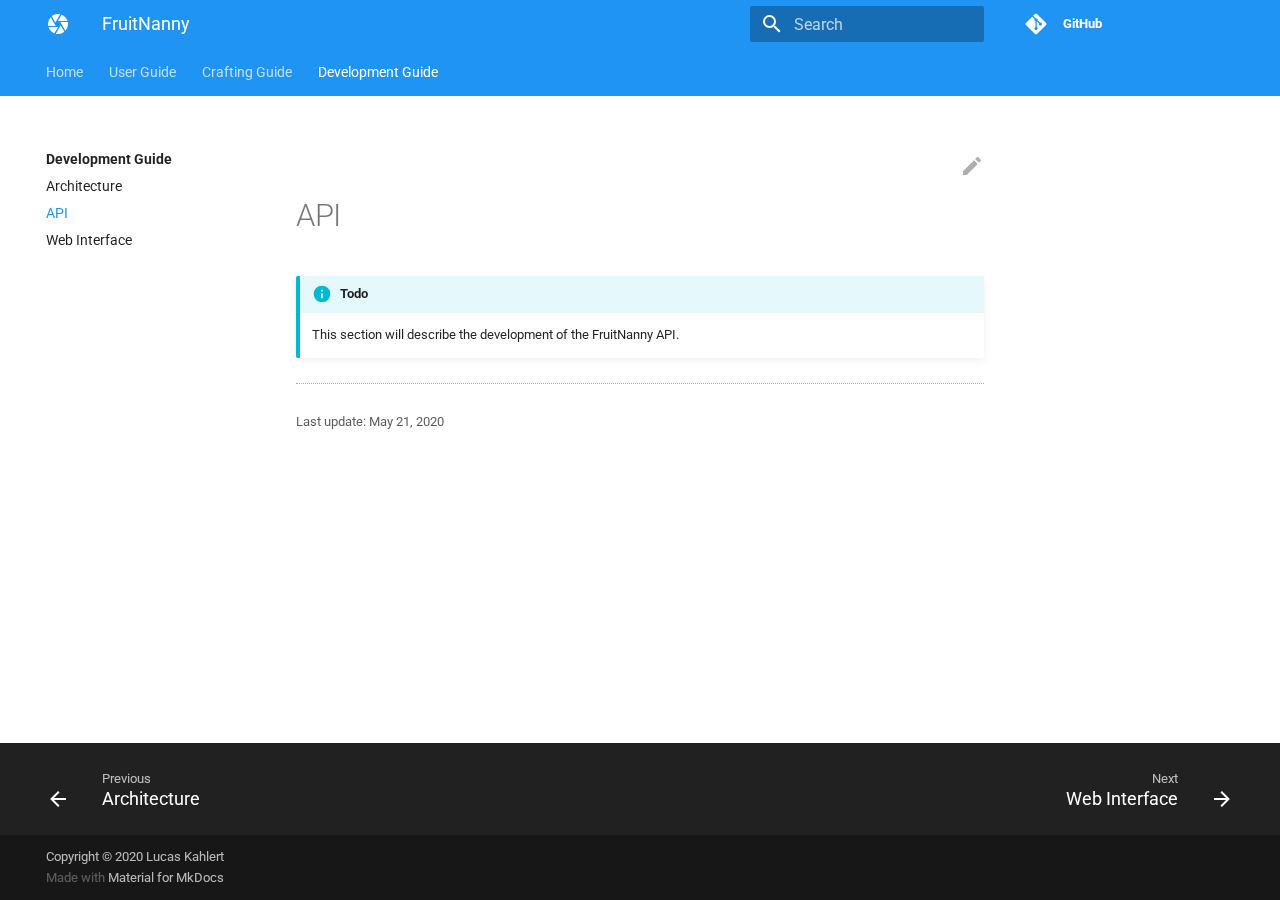
<file: development/api/index.html>
<!doctype html>
<html lang="en" class="no-js">
  <head>
    
      <meta charset="utf-8">
      <meta name="viewport" content="width=device-width,initial-scale=1">
      
      
        <link rel="canonical" href="https://fruitnanny.github.io/development/api/">
      
      
      <link rel="shortcut icon" href="../../images/favicon.png">
      <meta name="generator" content="mkdocs-1.1.2, mkdocs-material-5.3.0">
    
    
      
        <title>API - FruitNanny</title>
      
    
    
      <link rel="stylesheet" href="../../assets/stylesheets/main.6e35a1a6.min.css">
      
        <link rel="stylesheet" href="../../assets/stylesheets/palette.a46bcfb3.min.css">
      
      
        
        
        <meta name="theme-color" content="#2196f3">
      
    
    
    
      
        <link href="https://fonts.gstatic.com" rel="preconnect" crossorigin>
        <link rel="stylesheet" href="https://fonts.googleapis.com/css?family=Roboto:300,400,400i,700%7CRoboto+Mono&display=fallback">
        <style>body,input{font-family:"Roboto",-apple-system,BlinkMacSystemFont,Helvetica,Arial,sans-serif}code,kbd,pre{font-family:"Roboto Mono",SFMono-Regular,Consolas,Menlo,monospace}</style>
      
    
    
    
      <link rel="stylesheet" href="../../css/extra.css">
    
    
      
    
    
  </head>
  
  
    
    
    
    <body dir="ltr" data-md-color-scheme="" data-md-color-primary="blue" data-md-color-accent="pink">
  
    
    <input class="md-toggle" data-md-toggle="drawer" type="checkbox" id="__drawer" autocomplete="off">
    <input class="md-toggle" data-md-toggle="search" type="checkbox" id="__search" autocomplete="off">
    <label class="md-overlay" for="__drawer"></label>
    <div data-md-component="skip">
      
        
        <a href="#api" class="md-skip">
          Skip to content
        </a>
      
    </div>
    <div data-md-component="announce">
      
    </div>
    
      <header class="md-header" data-md-component="header">
  <nav class="md-header-nav md-grid" aria-label="Header">
    <a href="https://fruitnanny.github.io/" title="FruitNanny" class="md-header-nav__button md-logo" aria-label="FruitNanny">
      
  
  <svg xmlns="http://www.w3.org/2000/svg" viewBox="0 0 24 24"><path d="M13.73 15l-3.9 6.76a9.984 9.984 0 008.49-2.01l-3.66-6.35M2.46 15c.92 2.92 3.15 5.26 5.99 6.34L12.12 15m-3.58-3l-3.9-6.75A9.855 9.855 0 002 12c0 .68.07 1.35.2 2h7.49m12.11-4h-7.49l.29.5 4.76 8.25A9.93 9.93 0 0022 12c0-.69-.07-1.36-.2-2m-.26-1c-.92-2.93-3.15-5.26-5.99-6.34L11.88 9M9.4 10.5l4.77-8.26C13.47 2.09 12.75 2 12 2c-2.4 0-4.6.84-6.32 2.25l3.66 6.35.06-.1z"/></svg>

    </a>
    <label class="md-header-nav__button md-icon" for="__drawer">
      <svg xmlns="http://www.w3.org/2000/svg" viewBox="0 0 24 24"><path d="M3 6h18v2H3V6m0 5h18v2H3v-2m0 5h18v2H3v-2z"/></svg>
    </label>
    <div class="md-header-nav__title" data-md-component="header-title">
      
        <div class="md-header-nav__ellipsis">
          <span class="md-header-nav__topic md-ellipsis">
            FruitNanny
          </span>
          <span class="md-header-nav__topic md-ellipsis">
            
              API
            
          </span>
        </div>
      
    </div>
    
      <label class="md-header-nav__button md-icon" for="__search">
        <svg xmlns="http://www.w3.org/2000/svg" viewBox="0 0 24 24"><path d="M9.5 3A6.5 6.5 0 0116 9.5c0 1.61-.59 3.09-1.56 4.23l.27.27h.79l5 5-1.5 1.5-5-5v-.79l-.27-.27A6.516 6.516 0 019.5 16 6.5 6.5 0 013 9.5 6.5 6.5 0 019.5 3m0 2C7 5 5 7 5 9.5S7 14 9.5 14 14 12 14 9.5 12 5 9.5 5z"/></svg>
      </label>
      
<div class="md-search" data-md-component="search" role="dialog">
  <label class="md-search__overlay" for="__search"></label>
  <div class="md-search__inner" role="search">
    <form class="md-search__form" name="search">
      <input type="text" class="md-search__input" name="query" aria-label="Search" placeholder="Search" autocapitalize="off" autocorrect="off" autocomplete="off" spellcheck="false" data-md-component="search-query" data-md-state="active">
      <label class="md-search__icon md-icon" for="__search">
        <svg xmlns="http://www.w3.org/2000/svg" viewBox="0 0 24 24"><path d="M9.5 3A6.5 6.5 0 0116 9.5c0 1.61-.59 3.09-1.56 4.23l.27.27h.79l5 5-1.5 1.5-5-5v-.79l-.27-.27A6.516 6.516 0 019.5 16 6.5 6.5 0 013 9.5 6.5 6.5 0 019.5 3m0 2C7 5 5 7 5 9.5S7 14 9.5 14 14 12 14 9.5 12 5 9.5 5z"/></svg>
        <svg xmlns="http://www.w3.org/2000/svg" viewBox="0 0 24 24"><path d="M20 11v2H8l5.5 5.5-1.42 1.42L4.16 12l7.92-7.92L13.5 5.5 8 11h12z"/></svg>
      </label>
      <button type="reset" class="md-search__icon md-icon" aria-label="Clear" data-md-component="search-reset" tabindex="-1">
        <svg xmlns="http://www.w3.org/2000/svg" viewBox="0 0 24 24"><path d="M19 6.41L17.59 5 12 10.59 6.41 5 5 6.41 10.59 12 5 17.59 6.41 19 12 13.41 17.59 19 19 17.59 13.41 12 19 6.41z"/></svg>
      </button>
    </form>
    <div class="md-search__output">
      <div class="md-search__scrollwrap" data-md-scrollfix>
        <div class="md-search-result" data-md-component="search-result">
          <div class="md-search-result__meta">
            Initializing search
          </div>
          <ol class="md-search-result__list"></ol>
        </div>
      </div>
    </div>
  </div>
</div>
    
    
      <div class="md-header-nav__source">
        
<a href="https://github.com/fruitnanny/fruitnanny.github.io/" title="Go to repository" class="md-source">
  <div class="md-source__icon md-icon">
    
    <svg xmlns="http://www.w3.org/2000/svg" viewBox="0 0 448 512"><path d="M439.55 236.05L244 40.45a28.87 28.87 0 00-40.81 0l-40.66 40.63 51.52 51.52c27.06-9.14 52.68 16.77 43.39 43.68l49.66 49.66c34.23-11.8 61.18 31 35.47 56.69-26.49 26.49-70.21-2.87-56-37.34L240.22 199v121.85c25.3 12.54 22.26 41.85 9.08 55a34.34 34.34 0 01-48.55 0c-17.57-17.6-11.07-46.91 11.25-56v-123c-20.8-8.51-24.6-30.74-18.64-45L142.57 101 8.45 235.14a28.86 28.86 0 000 40.81l195.61 195.6a28.86 28.86 0 0040.8 0l194.69-194.69a28.86 28.86 0 000-40.81z"/></svg>
  </div>
  <div class="md-source__repository">
    GitHub
  </div>
</a>
      </div>
    
  </nav>
</header>
    
    <div class="md-container" data-md-component="container">
      
        
      
      
        
          

  

<nav class="md-tabs md-tabs--active" aria-label="Tabs" data-md-component="tabs">
  <div class="md-tabs__inner md-grid">
    <ul class="md-tabs__list">
      
        
  <li class="md-tabs__item">
    
      <a href="../.." class="md-tabs__link">
        Home
      </a>
    
  </li>

      
        
  
  
    <li class="md-tabs__item">
      
        <a href="../../user/getting-started/" class="md-tabs__link">
          User Guide
        </a>
      
    </li>
  

      
        
  
  
    <li class="md-tabs__item">
      
        <a href="../../crafting/" class="md-tabs__link">
          Crafting Guide
        </a>
      
    </li>
  

      
        
  
  
    <li class="md-tabs__item">
      
        <a href="../architecture/" class="md-tabs__link md-tabs__link--active">
          Development Guide
        </a>
      
    </li>
  

      
    </ul>
  </div>
</nav>
        
      
      <main class="md-main" data-md-component="main">
        <div class="md-main__inner md-grid">
          
            
              <div class="md-sidebar md-sidebar--primary" data-md-component="navigation">
                <div class="md-sidebar__scrollwrap">
                  <div class="md-sidebar__inner">
                    <nav class="md-nav md-nav--primary" aria-label="Navigation" data-md-level="0">
  <label class="md-nav__title" for="__drawer">
    <a href="https://fruitnanny.github.io/" title="FruitNanny" class="md-nav__button md-logo" aria-label="FruitNanny">
      
  
  <svg xmlns="http://www.w3.org/2000/svg" viewBox="0 0 24 24"><path d="M13.73 15l-3.9 6.76a9.984 9.984 0 008.49-2.01l-3.66-6.35M2.46 15c.92 2.92 3.15 5.26 5.99 6.34L12.12 15m-3.58-3l-3.9-6.75A9.855 9.855 0 002 12c0 .68.07 1.35.2 2h7.49m12.11-4h-7.49l.29.5 4.76 8.25A9.93 9.93 0 0022 12c0-.69-.07-1.36-.2-2m-.26-1c-.92-2.93-3.15-5.26-5.99-6.34L11.88 9M9.4 10.5l4.77-8.26C13.47 2.09 12.75 2 12 2c-2.4 0-4.6.84-6.32 2.25l3.66 6.35.06-.1z"/></svg>

    </a>
    FruitNanny
  </label>
  
    <div class="md-nav__source">
      
<a href="https://github.com/fruitnanny/fruitnanny.github.io/" title="Go to repository" class="md-source">
  <div class="md-source__icon md-icon">
    
    <svg xmlns="http://www.w3.org/2000/svg" viewBox="0 0 448 512"><path d="M439.55 236.05L244 40.45a28.87 28.87 0 00-40.81 0l-40.66 40.63 51.52 51.52c27.06-9.14 52.68 16.77 43.39 43.68l49.66 49.66c34.23-11.8 61.18 31 35.47 56.69-26.49 26.49-70.21-2.87-56-37.34L240.22 199v121.85c25.3 12.54 22.26 41.85 9.08 55a34.34 34.34 0 01-48.55 0c-17.57-17.6-11.07-46.91 11.25-56v-123c-20.8-8.51-24.6-30.74-18.64-45L142.57 101 8.45 235.14a28.86 28.86 0 000 40.81l195.61 195.6a28.86 28.86 0 0040.8 0l194.69-194.69a28.86 28.86 0 000-40.81z"/></svg>
  </div>
  <div class="md-source__repository">
    GitHub
  </div>
</a>
    </div>
  
  <ul class="md-nav__list" data-md-scrollfix>
    
      
      
      


  <li class="md-nav__item">
    <a href="../.." title="Home" class="md-nav__link">
      Home
    </a>
  </li>

    
      
      
      


  <li class="md-nav__item md-nav__item--nested">
    
      <input class="md-nav__toggle md-toggle" data-md-toggle="nav-2" type="checkbox" id="nav-2">
    
    <label class="md-nav__link" for="nav-2">
      User Guide
      <span class="md-nav__icon md-icon">
        <svg xmlns="http://www.w3.org/2000/svg" viewBox="0 0 24 24"><path d="M8.59 16.58L13.17 12 8.59 7.41 10 6l6 6-6 6-1.41-1.42z"/></svg>
      </span>
    </label>
    <nav class="md-nav" aria-label="User Guide" data-md-level="1">
      <label class="md-nav__title" for="nav-2">
        <span class="md-nav__icon md-icon">
          <svg xmlns="http://www.w3.org/2000/svg" viewBox="0 0 24 24"><path d="M20 11v2H8l5.5 5.5-1.42 1.42L4.16 12l7.92-7.92L13.5 5.5 8 11h12z"/></svg>
        </span>
        User Guide
      </label>
      <ul class="md-nav__list" data-md-scrollfix>
        
        
          
          
          


  <li class="md-nav__item">
    <a href="../../user/getting-started/" title="Getting Started" class="md-nav__link">
      Getting Started
    </a>
  </li>

        
          
          
          


  <li class="md-nav__item">
    <a href="../../user/network/" title="Network Configuration" class="md-nav__link">
      Network Configuration
    </a>
  </li>

        
          
          
          


  <li class="md-nav__item">
    <a href="../../user/updates/" title="Software Updates" class="md-nav__link">
      Software Updates
    </a>
  </li>

        
      </ul>
    </nav>
  </li>

    
      
      
      


  <li class="md-nav__item md-nav__item--nested">
    
      <input class="md-nav__toggle md-toggle" data-md-toggle="nav-3" type="checkbox" id="nav-3">
    
    <label class="md-nav__link" for="nav-3">
      Crafting Guide
      <span class="md-nav__icon md-icon">
        <svg xmlns="http://www.w3.org/2000/svg" viewBox="0 0 24 24"><path d="M8.59 16.58L13.17 12 8.59 7.41 10 6l6 6-6 6-1.41-1.42z"/></svg>
      </span>
    </label>
    <nav class="md-nav" aria-label="Crafting Guide" data-md-level="1">
      <label class="md-nav__title" for="nav-3">
        <span class="md-nav__icon md-icon">
          <svg xmlns="http://www.w3.org/2000/svg" viewBox="0 0 24 24"><path d="M20 11v2H8l5.5 5.5-1.42 1.42L4.16 12l7.92-7.92L13.5 5.5 8 11h12z"/></svg>
        </span>
        Crafting Guide
      </label>
      <ul class="md-nav__list" data-md-scrollfix>
        
        
          
          
          


  <li class="md-nav__item">
    <a href="../../crafting/" title="Crafting" class="md-nav__link">
      Crafting
    </a>
  </li>

        
          
          
          


  <li class="md-nav__item">
    <a href="../../setup/" title="Rasberry Pi Setup" class="md-nav__link">
      Rasberry Pi Setup
    </a>
  </li>

        
      </ul>
    </nav>
  </li>

    
      
      
      

  


  <li class="md-nav__item md-nav__item--active md-nav__item--nested">
    
      <input class="md-nav__toggle md-toggle" data-md-toggle="nav-4" type="checkbox" id="nav-4" checked>
    
    <label class="md-nav__link" for="nav-4">
      Development Guide
      <span class="md-nav__icon md-icon">
        <svg xmlns="http://www.w3.org/2000/svg" viewBox="0 0 24 24"><path d="M8.59 16.58L13.17 12 8.59 7.41 10 6l6 6-6 6-1.41-1.42z"/></svg>
      </span>
    </label>
    <nav class="md-nav" aria-label="Development Guide" data-md-level="1">
      <label class="md-nav__title" for="nav-4">
        <span class="md-nav__icon md-icon">
          <svg xmlns="http://www.w3.org/2000/svg" viewBox="0 0 24 24"><path d="M20 11v2H8l5.5 5.5-1.42 1.42L4.16 12l7.92-7.92L13.5 5.5 8 11h12z"/></svg>
        </span>
        Development Guide
      </label>
      <ul class="md-nav__list" data-md-scrollfix>
        
        
          
          
          


  <li class="md-nav__item">
    <a href="../architecture/" title="Architecture" class="md-nav__link">
      Architecture
    </a>
  </li>

        
          
          
          

  


  <li class="md-nav__item md-nav__item--active">
    
    <input class="md-nav__toggle md-toggle" data-md-toggle="toc" type="checkbox" id="__toc">
    
      
    
    
    <a href="./" title="API" class="md-nav__link md-nav__link--active">
      API
    </a>
    
  </li>

        
          
          
          


  <li class="md-nav__item">
    <a href="../ui/" title="Web Interface" class="md-nav__link">
      Web Interface
    </a>
  </li>

        
      </ul>
    </nav>
  </li>

    
  </ul>
</nav>
                  </div>
                </div>
              </div>
            
            
              <div class="md-sidebar md-sidebar--secondary" data-md-component="toc">
                <div class="md-sidebar__scrollwrap">
                  <div class="md-sidebar__inner">
                    
<nav class="md-nav md-nav--secondary" aria-label="Table of contents">
  
  
    
  
  
</nav>
                  </div>
                </div>
              </div>
            
          
          <div class="md-content">
            <article class="md-content__inner md-typeset">
              
                
                  <a href="https://github.com/fruitnanny/fruitnanny.github.io/edit/source/docs/development/api.md" title="Edit this page" class="md-content__button md-icon">
                    <svg xmlns="http://www.w3.org/2000/svg" viewBox="0 0 24 24"><path d="M20.71 7.04c.39-.39.39-1.04 0-1.41l-2.34-2.34c-.37-.39-1.02-.39-1.41 0l-1.84 1.83 3.75 3.75M3 17.25V21h3.75L17.81 9.93l-3.75-3.75L3 17.25z"/></svg>
                  </a>
                
                
                  
                
                
                <h1 id="api">API<a class="headerlink" href="#api" title="Permanent link">&para;</a></h1>
<div class="admonition todo">
<p class="admonition-title">Todo</p>
<p>This section will describe the development of the FruitNanny API.</p>
</div>
                
                  
                    

<hr>
<div class="md-source-date">
  <small>
    
      Last update: May 21, 2020
    
  </small>
</div>
                  
                
              
              
                


              
            </article>
          </div>
        </div>
      </main>
      
        
<footer class="md-footer">
  
    <div class="md-footer-nav">
      <nav class="md-footer-nav__inner md-grid" aria-label="Footer">
        
          <a href="../architecture/" title="Architecture" class="md-footer-nav__link md-footer-nav__link--prev" rel="prev">
            <div class="md-footer-nav__button md-icon">
              <svg xmlns="http://www.w3.org/2000/svg" viewBox="0 0 24 24"><path d="M20 11v2H8l5.5 5.5-1.42 1.42L4.16 12l7.92-7.92L13.5 5.5 8 11h12z"/></svg>
            </div>
            <div class="md-footer-nav__title">
              <div class="md-ellipsis">
                <span class="md-footer-nav__direction">
                  Previous
                </span>
                Architecture
              </div>
            </div>
          </a>
        
        
          <a href="../ui/" title="Web Interface" class="md-footer-nav__link md-footer-nav__link--next" rel="next">
            <div class="md-footer-nav__title">
              <div class="md-ellipsis">
                <span class="md-footer-nav__direction">
                  Next
                </span>
                Web Interface
              </div>
            </div>
            <div class="md-footer-nav__button md-icon">
              <svg xmlns="http://www.w3.org/2000/svg" viewBox="0 0 24 24"><path d="M4 11v2h12l-5.5 5.5 1.42 1.42L19.84 12l-7.92-7.92L10.5 5.5 16 11H4z"/></svg>
            </div>
          </a>
        
      </nav>
    </div>
  
  <div class="md-footer-meta md-typeset">
    <div class="md-footer-meta__inner md-grid">
      <div class="md-footer-copyright">
        
          <div class="md-footer-copyright__highlight">
            Copyright © 2020 Lucas Kahlert
          </div>
        
        Made with
        <a href="https://squidfunk.github.io/mkdocs-material/" target="_blank" rel="noopener">
          Material for MkDocs
        </a>
      </div>
      
    </div>
  </div>
</footer>
      
    </div>
    
      <script src="../../assets/javascripts/vendor.d710d30a.min.js"></script>
      <script src="../../assets/javascripts/bundle.a14cc5fd.min.js"></script><script id="__lang" type="application/json">{"clipboard.copy": "Copy to clipboard", "clipboard.copied": "Copied to clipboard", "search.config.lang": "en", "search.config.pipeline": "trimmer, stopWordFilter", "search.config.separator": "[\\s\\-]+", "search.result.placeholder": "Type to start searching", "search.result.none": "No matching documents", "search.result.one": "1 matching document", "search.result.other": "# matching documents"}</script>
      
      <script>
        app = initialize({
          base: "../..",
          features: ["tabs"],
          search: Object.assign({
            worker: "../../assets/javascripts/worker/search.7a2ea5ba.min.js"
          }, typeof search !== "undefined" && search)
        })
      </script>
      
    
  </body>
</html>
</file>
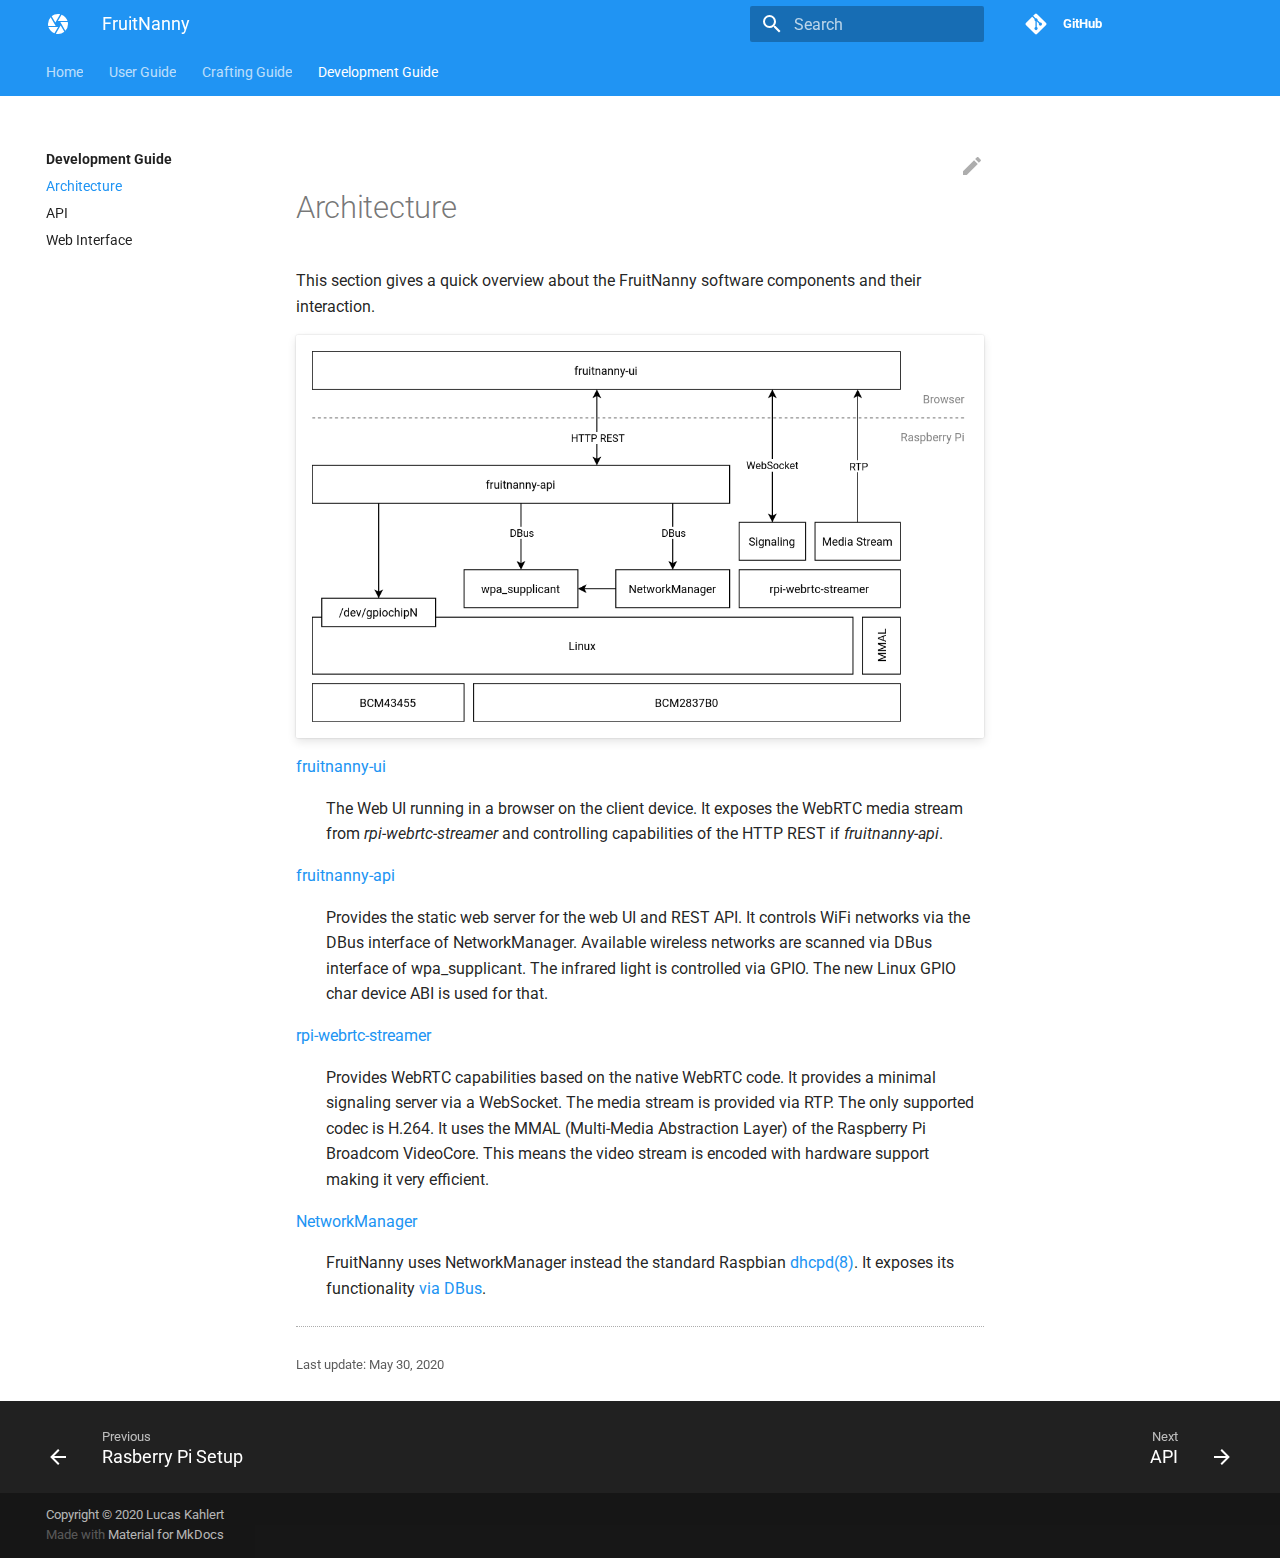
<file: development/architecture/index.html>
<!doctype html>
<html lang="en" class="no-js">
  <head>
    
      <meta charset="utf-8">
      <meta name="viewport" content="width=device-width,initial-scale=1">
      
      
        <link rel="canonical" href="https://fruitnanny.github.io/development/architecture/">
      
      
      <link rel="shortcut icon" href="../../images/favicon.png">
      <meta name="generator" content="mkdocs-1.1.2, mkdocs-material-5.3.0">
    
    
      
        <title>Architecture</title>
      
    
    
      <link rel="stylesheet" href="../../assets/stylesheets/main.6e35a1a6.min.css">
      
        <link rel="stylesheet" href="../../assets/stylesheets/palette.a46bcfb3.min.css">
      
      
        
        
        <meta name="theme-color" content="#2196f3">
      
    
    
    
      
        <link href="https://fonts.gstatic.com" rel="preconnect" crossorigin>
        <link rel="stylesheet" href="https://fonts.googleapis.com/css?family=Roboto:300,400,400i,700%7CRoboto+Mono&display=fallback">
        <style>body,input{font-family:"Roboto",-apple-system,BlinkMacSystemFont,Helvetica,Arial,sans-serif}code,kbd,pre{font-family:"Roboto Mono",SFMono-Regular,Consolas,Menlo,monospace}</style>
      
    
    
    
      <link rel="stylesheet" href="../../css/extra.css">
    
    
      
    
    
  </head>
  
  
    
    
    
    <body dir="ltr" data-md-color-scheme="" data-md-color-primary="blue" data-md-color-accent="pink">
  
    
    <input class="md-toggle" data-md-toggle="drawer" type="checkbox" id="__drawer" autocomplete="off">
    <input class="md-toggle" data-md-toggle="search" type="checkbox" id="__search" autocomplete="off">
    <label class="md-overlay" for="__drawer"></label>
    <div data-md-component="skip">
      
    </div>
    <div data-md-component="announce">
      
    </div>
    
      <header class="md-header" data-md-component="header">
  <nav class="md-header-nav md-grid" aria-label="Header">
    <a href="https://fruitnanny.github.io/" title="FruitNanny" class="md-header-nav__button md-logo" aria-label="FruitNanny">
      
  
  <svg xmlns="http://www.w3.org/2000/svg" viewBox="0 0 24 24"><path d="M13.73 15l-3.9 6.76a9.984 9.984 0 008.49-2.01l-3.66-6.35M2.46 15c.92 2.92 3.15 5.26 5.99 6.34L12.12 15m-3.58-3l-3.9-6.75A9.855 9.855 0 002 12c0 .68.07 1.35.2 2h7.49m12.11-4h-7.49l.29.5 4.76 8.25A9.93 9.93 0 0022 12c0-.69-.07-1.36-.2-2m-.26-1c-.92-2.93-3.15-5.26-5.99-6.34L11.88 9M9.4 10.5l4.77-8.26C13.47 2.09 12.75 2 12 2c-2.4 0-4.6.84-6.32 2.25l3.66 6.35.06-.1z"/></svg>

    </a>
    <label class="md-header-nav__button md-icon" for="__drawer">
      <svg xmlns="http://www.w3.org/2000/svg" viewBox="0 0 24 24"><path d="M3 6h18v2H3V6m0 5h18v2H3v-2m0 5h18v2H3v-2z"/></svg>
    </label>
    <div class="md-header-nav__title" data-md-component="header-title">
      
        <div class="md-header-nav__ellipsis">
          <span class="md-header-nav__topic md-ellipsis">
            FruitNanny
          </span>
          <span class="md-header-nav__topic md-ellipsis">
            
              Architecture
            
          </span>
        </div>
      
    </div>
    
      <label class="md-header-nav__button md-icon" for="__search">
        <svg xmlns="http://www.w3.org/2000/svg" viewBox="0 0 24 24"><path d="M9.5 3A6.5 6.5 0 0116 9.5c0 1.61-.59 3.09-1.56 4.23l.27.27h.79l5 5-1.5 1.5-5-5v-.79l-.27-.27A6.516 6.516 0 019.5 16 6.5 6.5 0 013 9.5 6.5 6.5 0 019.5 3m0 2C7 5 5 7 5 9.5S7 14 9.5 14 14 12 14 9.5 12 5 9.5 5z"/></svg>
      </label>
      
<div class="md-search" data-md-component="search" role="dialog">
  <label class="md-search__overlay" for="__search"></label>
  <div class="md-search__inner" role="search">
    <form class="md-search__form" name="search">
      <input type="text" class="md-search__input" name="query" aria-label="Search" placeholder="Search" autocapitalize="off" autocorrect="off" autocomplete="off" spellcheck="false" data-md-component="search-query" data-md-state="active">
      <label class="md-search__icon md-icon" for="__search">
        <svg xmlns="http://www.w3.org/2000/svg" viewBox="0 0 24 24"><path d="M9.5 3A6.5 6.5 0 0116 9.5c0 1.61-.59 3.09-1.56 4.23l.27.27h.79l5 5-1.5 1.5-5-5v-.79l-.27-.27A6.516 6.516 0 019.5 16 6.5 6.5 0 013 9.5 6.5 6.5 0 019.5 3m0 2C7 5 5 7 5 9.5S7 14 9.5 14 14 12 14 9.5 12 5 9.5 5z"/></svg>
        <svg xmlns="http://www.w3.org/2000/svg" viewBox="0 0 24 24"><path d="M20 11v2H8l5.5 5.5-1.42 1.42L4.16 12l7.92-7.92L13.5 5.5 8 11h12z"/></svg>
      </label>
      <button type="reset" class="md-search__icon md-icon" aria-label="Clear" data-md-component="search-reset" tabindex="-1">
        <svg xmlns="http://www.w3.org/2000/svg" viewBox="0 0 24 24"><path d="M19 6.41L17.59 5 12 10.59 6.41 5 5 6.41 10.59 12 5 17.59 6.41 19 12 13.41 17.59 19 19 17.59 13.41 12 19 6.41z"/></svg>
      </button>
    </form>
    <div class="md-search__output">
      <div class="md-search__scrollwrap" data-md-scrollfix>
        <div class="md-search-result" data-md-component="search-result">
          <div class="md-search-result__meta">
            Initializing search
          </div>
          <ol class="md-search-result__list"></ol>
        </div>
      </div>
    </div>
  </div>
</div>
    
    
      <div class="md-header-nav__source">
        
<a href="https://github.com/fruitnanny/fruitnanny.github.io/" title="Go to repository" class="md-source">
  <div class="md-source__icon md-icon">
    
    <svg xmlns="http://www.w3.org/2000/svg" viewBox="0 0 448 512"><path d="M439.55 236.05L244 40.45a28.87 28.87 0 00-40.81 0l-40.66 40.63 51.52 51.52c27.06-9.14 52.68 16.77 43.39 43.68l49.66 49.66c34.23-11.8 61.18 31 35.47 56.69-26.49 26.49-70.21-2.87-56-37.34L240.22 199v121.85c25.3 12.54 22.26 41.85 9.08 55a34.34 34.34 0 01-48.55 0c-17.57-17.6-11.07-46.91 11.25-56v-123c-20.8-8.51-24.6-30.74-18.64-45L142.57 101 8.45 235.14a28.86 28.86 0 000 40.81l195.61 195.6a28.86 28.86 0 0040.8 0l194.69-194.69a28.86 28.86 0 000-40.81z"/></svg>
  </div>
  <div class="md-source__repository">
    GitHub
  </div>
</a>
      </div>
    
  </nav>
</header>
    
    <div class="md-container" data-md-component="container">
      
        
      
      
        
          

  

<nav class="md-tabs md-tabs--active" aria-label="Tabs" data-md-component="tabs">
  <div class="md-tabs__inner md-grid">
    <ul class="md-tabs__list">
      
        
  <li class="md-tabs__item">
    
      <a href="../.." class="md-tabs__link">
        Home
      </a>
    
  </li>

      
        
  
  
    <li class="md-tabs__item">
      
        <a href="../../user/getting-started/" class="md-tabs__link">
          User Guide
        </a>
      
    </li>
  

      
        
  
  
    <li class="md-tabs__item">
      
        <a href="../../crafting/" class="md-tabs__link">
          Crafting Guide
        </a>
      
    </li>
  

      
        
  
  
    <li class="md-tabs__item">
      
        <a href="./" class="md-tabs__link md-tabs__link--active">
          Development Guide
        </a>
      
    </li>
  

      
    </ul>
  </div>
</nav>
        
      
      <main class="md-main" data-md-component="main">
        <div class="md-main__inner md-grid">
          
            
              <div class="md-sidebar md-sidebar--primary" data-md-component="navigation">
                <div class="md-sidebar__scrollwrap">
                  <div class="md-sidebar__inner">
                    <nav class="md-nav md-nav--primary" aria-label="Navigation" data-md-level="0">
  <label class="md-nav__title" for="__drawer">
    <a href="https://fruitnanny.github.io/" title="FruitNanny" class="md-nav__button md-logo" aria-label="FruitNanny">
      
  
  <svg xmlns="http://www.w3.org/2000/svg" viewBox="0 0 24 24"><path d="M13.73 15l-3.9 6.76a9.984 9.984 0 008.49-2.01l-3.66-6.35M2.46 15c.92 2.92 3.15 5.26 5.99 6.34L12.12 15m-3.58-3l-3.9-6.75A9.855 9.855 0 002 12c0 .68.07 1.35.2 2h7.49m12.11-4h-7.49l.29.5 4.76 8.25A9.93 9.93 0 0022 12c0-.69-.07-1.36-.2-2m-.26-1c-.92-2.93-3.15-5.26-5.99-6.34L11.88 9M9.4 10.5l4.77-8.26C13.47 2.09 12.75 2 12 2c-2.4 0-4.6.84-6.32 2.25l3.66 6.35.06-.1z"/></svg>

    </a>
    FruitNanny
  </label>
  
    <div class="md-nav__source">
      
<a href="https://github.com/fruitnanny/fruitnanny.github.io/" title="Go to repository" class="md-source">
  <div class="md-source__icon md-icon">
    
    <svg xmlns="http://www.w3.org/2000/svg" viewBox="0 0 448 512"><path d="M439.55 236.05L244 40.45a28.87 28.87 0 00-40.81 0l-40.66 40.63 51.52 51.52c27.06-9.14 52.68 16.77 43.39 43.68l49.66 49.66c34.23-11.8 61.18 31 35.47 56.69-26.49 26.49-70.21-2.87-56-37.34L240.22 199v121.85c25.3 12.54 22.26 41.85 9.08 55a34.34 34.34 0 01-48.55 0c-17.57-17.6-11.07-46.91 11.25-56v-123c-20.8-8.51-24.6-30.74-18.64-45L142.57 101 8.45 235.14a28.86 28.86 0 000 40.81l195.61 195.6a28.86 28.86 0 0040.8 0l194.69-194.69a28.86 28.86 0 000-40.81z"/></svg>
  </div>
  <div class="md-source__repository">
    GitHub
  </div>
</a>
    </div>
  
  <ul class="md-nav__list" data-md-scrollfix>
    
      
      
      


  <li class="md-nav__item">
    <a href="../.." title="Home" class="md-nav__link">
      Home
    </a>
  </li>

    
      
      
      


  <li class="md-nav__item md-nav__item--nested">
    
      <input class="md-nav__toggle md-toggle" data-md-toggle="nav-2" type="checkbox" id="nav-2">
    
    <label class="md-nav__link" for="nav-2">
      User Guide
      <span class="md-nav__icon md-icon">
        <svg xmlns="http://www.w3.org/2000/svg" viewBox="0 0 24 24"><path d="M8.59 16.58L13.17 12 8.59 7.41 10 6l6 6-6 6-1.41-1.42z"/></svg>
      </span>
    </label>
    <nav class="md-nav" aria-label="User Guide" data-md-level="1">
      <label class="md-nav__title" for="nav-2">
        <span class="md-nav__icon md-icon">
          <svg xmlns="http://www.w3.org/2000/svg" viewBox="0 0 24 24"><path d="M20 11v2H8l5.5 5.5-1.42 1.42L4.16 12l7.92-7.92L13.5 5.5 8 11h12z"/></svg>
        </span>
        User Guide
      </label>
      <ul class="md-nav__list" data-md-scrollfix>
        
        
          
          
          


  <li class="md-nav__item">
    <a href="../../user/getting-started/" title="Getting Started" class="md-nav__link">
      Getting Started
    </a>
  </li>

        
          
          
          


  <li class="md-nav__item">
    <a href="../../user/network/" title="Network Configuration" class="md-nav__link">
      Network Configuration
    </a>
  </li>

        
          
          
          


  <li class="md-nav__item">
    <a href="../../user/updates/" title="Software Updates" class="md-nav__link">
      Software Updates
    </a>
  </li>

        
      </ul>
    </nav>
  </li>

    
      
      
      


  <li class="md-nav__item md-nav__item--nested">
    
      <input class="md-nav__toggle md-toggle" data-md-toggle="nav-3" type="checkbox" id="nav-3">
    
    <label class="md-nav__link" for="nav-3">
      Crafting Guide
      <span class="md-nav__icon md-icon">
        <svg xmlns="http://www.w3.org/2000/svg" viewBox="0 0 24 24"><path d="M8.59 16.58L13.17 12 8.59 7.41 10 6l6 6-6 6-1.41-1.42z"/></svg>
      </span>
    </label>
    <nav class="md-nav" aria-label="Crafting Guide" data-md-level="1">
      <label class="md-nav__title" for="nav-3">
        <span class="md-nav__icon md-icon">
          <svg xmlns="http://www.w3.org/2000/svg" viewBox="0 0 24 24"><path d="M20 11v2H8l5.5 5.5-1.42 1.42L4.16 12l7.92-7.92L13.5 5.5 8 11h12z"/></svg>
        </span>
        Crafting Guide
      </label>
      <ul class="md-nav__list" data-md-scrollfix>
        
        
          
          
          


  <li class="md-nav__item">
    <a href="../../crafting/" title="Crafting" class="md-nav__link">
      Crafting
    </a>
  </li>

        
          
          
          


  <li class="md-nav__item">
    <a href="../../setup/" title="Rasberry Pi Setup" class="md-nav__link">
      Rasberry Pi Setup
    </a>
  </li>

        
      </ul>
    </nav>
  </li>

    
      
      
      

  


  <li class="md-nav__item md-nav__item--active md-nav__item--nested">
    
      <input class="md-nav__toggle md-toggle" data-md-toggle="nav-4" type="checkbox" id="nav-4" checked>
    
    <label class="md-nav__link" for="nav-4">
      Development Guide
      <span class="md-nav__icon md-icon">
        <svg xmlns="http://www.w3.org/2000/svg" viewBox="0 0 24 24"><path d="M8.59 16.58L13.17 12 8.59 7.41 10 6l6 6-6 6-1.41-1.42z"/></svg>
      </span>
    </label>
    <nav class="md-nav" aria-label="Development Guide" data-md-level="1">
      <label class="md-nav__title" for="nav-4">
        <span class="md-nav__icon md-icon">
          <svg xmlns="http://www.w3.org/2000/svg" viewBox="0 0 24 24"><path d="M20 11v2H8l5.5 5.5-1.42 1.42L4.16 12l7.92-7.92L13.5 5.5 8 11h12z"/></svg>
        </span>
        Development Guide
      </label>
      <ul class="md-nav__list" data-md-scrollfix>
        
        
          
          
          

  


  <li class="md-nav__item md-nav__item--active">
    
    <input class="md-nav__toggle md-toggle" data-md-toggle="toc" type="checkbox" id="__toc">
    
    
    <a href="./" title="Architecture" class="md-nav__link md-nav__link--active">
      Architecture
    </a>
    
  </li>

        
          
          
          


  <li class="md-nav__item">
    <a href="../api/" title="API" class="md-nav__link">
      API
    </a>
  </li>

        
          
          
          


  <li class="md-nav__item">
    <a href="../ui/" title="Web Interface" class="md-nav__link">
      Web Interface
    </a>
  </li>

        
      </ul>
    </nav>
  </li>

    
  </ul>
</nav>
                  </div>
                </div>
              </div>
            
            
          
          <div class="md-content">
            <article class="md-content__inner md-typeset">
              
                
                  <a href="https://github.com/fruitnanny/fruitnanny.github.io/edit/source/docs/development/architecture.md" title="Edit this page" class="md-content__button md-icon">
                    <svg xmlns="http://www.w3.org/2000/svg" viewBox="0 0 24 24"><path d="M20.71 7.04c.39-.39.39-1.04 0-1.41l-2.34-2.34c-.37-.39-1.02-.39-1.41 0l-1.84 1.83 3.75 3.75M3 17.25V21h3.75L17.81 9.93l-3.75-3.75L3 17.25z"/></svg>
                  </a>
                
                
                  
                
                
                  <h1>Architecture</h1>
                
                <p>This section gives a quick overview about the FruitNanny software components
and their interaction.</p>
<p><img alt="FruitNanny Architecture" src="../../images/architecture.png"></p>
<dl>
<dt><a href="https://github.com/fruitnanny/fruitnanny-ui">fruitnanny-ui</a></dt>
<dd>The Web UI running in a browser on the client device. It exposes the WebRTC
  media stream from <em>rpi-webrtc-streamer</em> and controlling capabilities of the
  HTTP REST if <em>fruitnanny-api</em>.</dd>
<dt><a href="https://github.com/fruitnanny/fruitnanny-api">fruitnanny-api</a></dt>
<dd>Provides the static web server for the web UI and REST API.
  It controls WiFi networks via the DBus interface of NetworkManager.
  Available wireless networks are scanned via DBus interface of wpa_supplicant.
  The infrared light is controlled via GPIO. The new Linux GPIO char device ABI
  is used for that.</dd>
<dt><a href="https://github.com/kclyu/rpi-webrtc-streamer/">rpi-webrtc-streamer</a></dt>
<dd>Provides WebRTC capabilities based on the native WebRTC code. It provides a
  minimal signaling server via a WebSocket. The media stream is provided via
  RTP. The only supported codec is H.264. It uses the MMAL (Multi-Media
  Abstraction Layer) of the Raspberry Pi Broadcom VideoCore. This means the
  video stream is encoded with hardware support making it very efficient.</dd>
<dt><a href="https://wiki.gnome.org/Projects/NetworkManager">NetworkManager</a></dt>
<dd>FruitNanny uses NetworkManager instead the standard Raspbian
  <a href="https://linux.die.net/man/8/dhcpd">dhcpd(8)</a>. It exposes its functionality
  <a href="https://developer.gnome.org/NetworkManager/stable/spec.html">via DBus</a>.</dd>
</dl>
                
                  
                    

<hr>
<div class="md-source-date">
  <small>
    
      Last update: May 30, 2020
    
  </small>
</div>
                  
                
              
              
                


              
            </article>
          </div>
        </div>
      </main>
      
        
<footer class="md-footer">
  
    <div class="md-footer-nav">
      <nav class="md-footer-nav__inner md-grid" aria-label="Footer">
        
          <a href="../../setup/" title="Rasberry Pi Setup" class="md-footer-nav__link md-footer-nav__link--prev" rel="prev">
            <div class="md-footer-nav__button md-icon">
              <svg xmlns="http://www.w3.org/2000/svg" viewBox="0 0 24 24"><path d="M20 11v2H8l5.5 5.5-1.42 1.42L4.16 12l7.92-7.92L13.5 5.5 8 11h12z"/></svg>
            </div>
            <div class="md-footer-nav__title">
              <div class="md-ellipsis">
                <span class="md-footer-nav__direction">
                  Previous
                </span>
                Rasberry Pi Setup
              </div>
            </div>
          </a>
        
        
          <a href="../api/" title="API" class="md-footer-nav__link md-footer-nav__link--next" rel="next">
            <div class="md-footer-nav__title">
              <div class="md-ellipsis">
                <span class="md-footer-nav__direction">
                  Next
                </span>
                API
              </div>
            </div>
            <div class="md-footer-nav__button md-icon">
              <svg xmlns="http://www.w3.org/2000/svg" viewBox="0 0 24 24"><path d="M4 11v2h12l-5.5 5.5 1.42 1.42L19.84 12l-7.92-7.92L10.5 5.5 16 11H4z"/></svg>
            </div>
          </a>
        
      </nav>
    </div>
  
  <div class="md-footer-meta md-typeset">
    <div class="md-footer-meta__inner md-grid">
      <div class="md-footer-copyright">
        
          <div class="md-footer-copyright__highlight">
            Copyright © 2020 Lucas Kahlert
          </div>
        
        Made with
        <a href="https://squidfunk.github.io/mkdocs-material/" target="_blank" rel="noopener">
          Material for MkDocs
        </a>
      </div>
      
    </div>
  </div>
</footer>
      
    </div>
    
      <script src="../../assets/javascripts/vendor.d710d30a.min.js"></script>
      <script src="../../assets/javascripts/bundle.a14cc5fd.min.js"></script><script id="__lang" type="application/json">{"clipboard.copy": "Copy to clipboard", "clipboard.copied": "Copied to clipboard", "search.config.lang": "en", "search.config.pipeline": "trimmer, stopWordFilter", "search.config.separator": "[\\s\\-]+", "search.result.placeholder": "Type to start searching", "search.result.none": "No matching documents", "search.result.one": "1 matching document", "search.result.other": "# matching documents"}</script>
      
      <script>
        app = initialize({
          base: "../..",
          features: ["tabs"],
          search: Object.assign({
            worker: "../../assets/javascripts/worker/search.7a2ea5ba.min.js"
          }, typeof search !== "undefined" && search)
        })
      </script>
      
    
  </body>
</html>
</file>
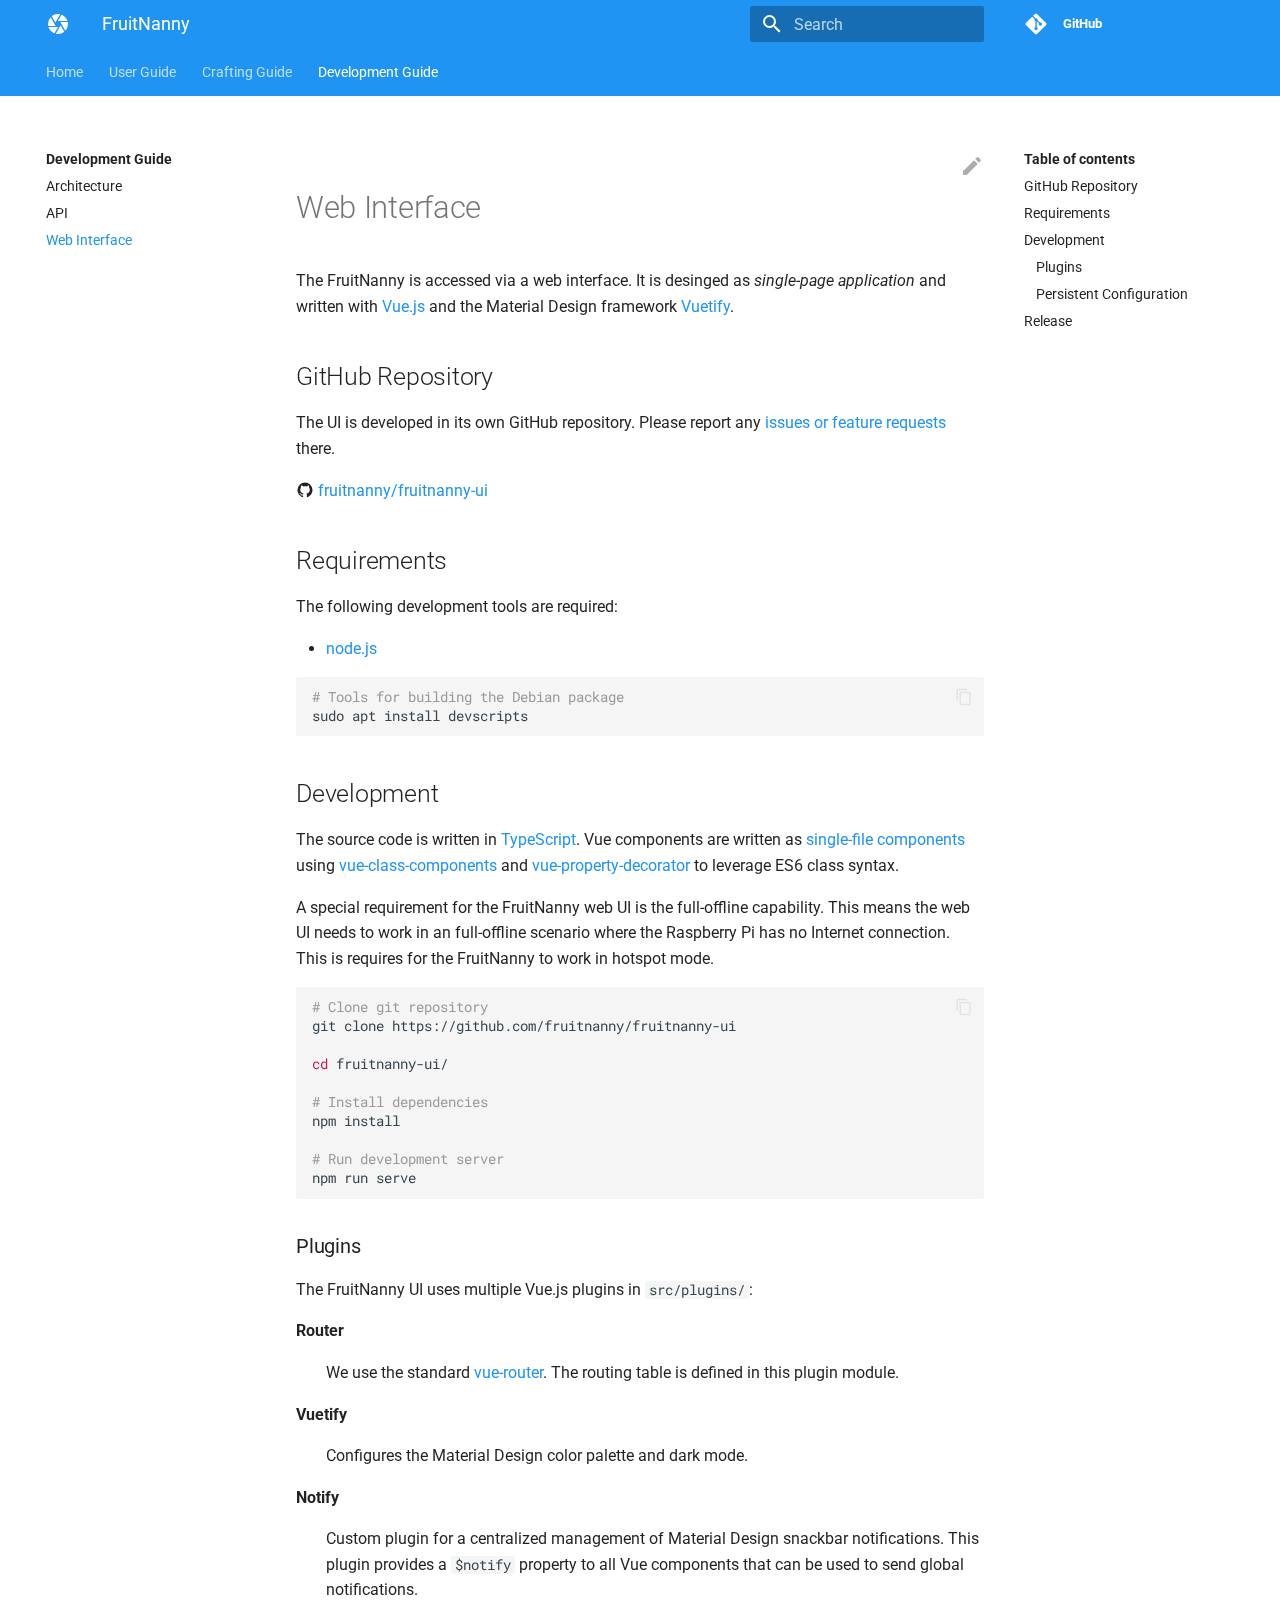
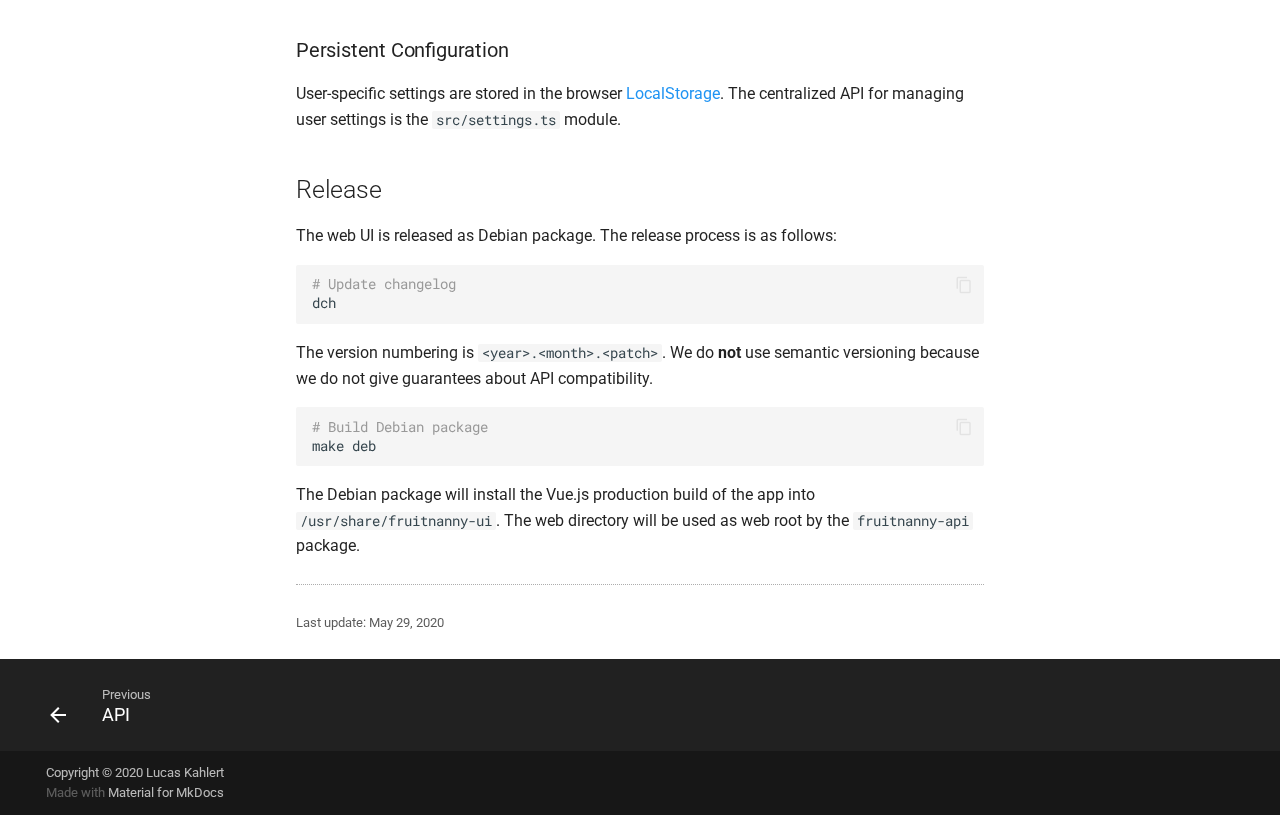
<file: development/ui/index.html>
<!doctype html>
<html lang="en" class="no-js">
  <head>
    
      <meta charset="utf-8">
      <meta name="viewport" content="width=device-width,initial-scale=1">
      
      
        <link rel="canonical" href="https://fruitnanny.github.io/development/ui/">
      
      
      <link rel="shortcut icon" href="../../images/favicon.png">
      <meta name="generator" content="mkdocs-1.1.2, mkdocs-material-5.3.0">
    
    
      
        <title>Web Interface</title>
      
    
    
      <link rel="stylesheet" href="../../assets/stylesheets/main.6e35a1a6.min.css">
      
        <link rel="stylesheet" href="../../assets/stylesheets/palette.a46bcfb3.min.css">
      
      
        
        
        <meta name="theme-color" content="#2196f3">
      
    
    
    
      
        <link href="https://fonts.gstatic.com" rel="preconnect" crossorigin>
        <link rel="stylesheet" href="https://fonts.googleapis.com/css?family=Roboto:300,400,400i,700%7CRoboto+Mono&display=fallback">
        <style>body,input{font-family:"Roboto",-apple-system,BlinkMacSystemFont,Helvetica,Arial,sans-serif}code,kbd,pre{font-family:"Roboto Mono",SFMono-Regular,Consolas,Menlo,monospace}</style>
      
    
    
    
      <link rel="stylesheet" href="../../css/extra.css">
    
    
      
    
    
  </head>
  
  
    
    
    
    <body dir="ltr" data-md-color-scheme="" data-md-color-primary="blue" data-md-color-accent="pink">
  
    
    <input class="md-toggle" data-md-toggle="drawer" type="checkbox" id="__drawer" autocomplete="off">
    <input class="md-toggle" data-md-toggle="search" type="checkbox" id="__search" autocomplete="off">
    <label class="md-overlay" for="__drawer"></label>
    <div data-md-component="skip">
      
        
        <a href="#github-repository" class="md-skip">
          Skip to content
        </a>
      
    </div>
    <div data-md-component="announce">
      
    </div>
    
      <header class="md-header" data-md-component="header">
  <nav class="md-header-nav md-grid" aria-label="Header">
    <a href="https://fruitnanny.github.io/" title="FruitNanny" class="md-header-nav__button md-logo" aria-label="FruitNanny">
      
  
  <svg xmlns="http://www.w3.org/2000/svg" viewBox="0 0 24 24"><path d="M13.73 15l-3.9 6.76a9.984 9.984 0 008.49-2.01l-3.66-6.35M2.46 15c.92 2.92 3.15 5.26 5.99 6.34L12.12 15m-3.58-3l-3.9-6.75A9.855 9.855 0 002 12c0 .68.07 1.35.2 2h7.49m12.11-4h-7.49l.29.5 4.76 8.25A9.93 9.93 0 0022 12c0-.69-.07-1.36-.2-2m-.26-1c-.92-2.93-3.15-5.26-5.99-6.34L11.88 9M9.4 10.5l4.77-8.26C13.47 2.09 12.75 2 12 2c-2.4 0-4.6.84-6.32 2.25l3.66 6.35.06-.1z"/></svg>

    </a>
    <label class="md-header-nav__button md-icon" for="__drawer">
      <svg xmlns="http://www.w3.org/2000/svg" viewBox="0 0 24 24"><path d="M3 6h18v2H3V6m0 5h18v2H3v-2m0 5h18v2H3v-2z"/></svg>
    </label>
    <div class="md-header-nav__title" data-md-component="header-title">
      
        <div class="md-header-nav__ellipsis">
          <span class="md-header-nav__topic md-ellipsis">
            FruitNanny
          </span>
          <span class="md-header-nav__topic md-ellipsis">
            
              Web Interface
            
          </span>
        </div>
      
    </div>
    
      <label class="md-header-nav__button md-icon" for="__search">
        <svg xmlns="http://www.w3.org/2000/svg" viewBox="0 0 24 24"><path d="M9.5 3A6.5 6.5 0 0116 9.5c0 1.61-.59 3.09-1.56 4.23l.27.27h.79l5 5-1.5 1.5-5-5v-.79l-.27-.27A6.516 6.516 0 019.5 16 6.5 6.5 0 013 9.5 6.5 6.5 0 019.5 3m0 2C7 5 5 7 5 9.5S7 14 9.5 14 14 12 14 9.5 12 5 9.5 5z"/></svg>
      </label>
      
<div class="md-search" data-md-component="search" role="dialog">
  <label class="md-search__overlay" for="__search"></label>
  <div class="md-search__inner" role="search">
    <form class="md-search__form" name="search">
      <input type="text" class="md-search__input" name="query" aria-label="Search" placeholder="Search" autocapitalize="off" autocorrect="off" autocomplete="off" spellcheck="false" data-md-component="search-query" data-md-state="active">
      <label class="md-search__icon md-icon" for="__search">
        <svg xmlns="http://www.w3.org/2000/svg" viewBox="0 0 24 24"><path d="M9.5 3A6.5 6.5 0 0116 9.5c0 1.61-.59 3.09-1.56 4.23l.27.27h.79l5 5-1.5 1.5-5-5v-.79l-.27-.27A6.516 6.516 0 019.5 16 6.5 6.5 0 013 9.5 6.5 6.5 0 019.5 3m0 2C7 5 5 7 5 9.5S7 14 9.5 14 14 12 14 9.5 12 5 9.5 5z"/></svg>
        <svg xmlns="http://www.w3.org/2000/svg" viewBox="0 0 24 24"><path d="M20 11v2H8l5.5 5.5-1.42 1.42L4.16 12l7.92-7.92L13.5 5.5 8 11h12z"/></svg>
      </label>
      <button type="reset" class="md-search__icon md-icon" aria-label="Clear" data-md-component="search-reset" tabindex="-1">
        <svg xmlns="http://www.w3.org/2000/svg" viewBox="0 0 24 24"><path d="M19 6.41L17.59 5 12 10.59 6.41 5 5 6.41 10.59 12 5 17.59 6.41 19 12 13.41 17.59 19 19 17.59 13.41 12 19 6.41z"/></svg>
      </button>
    </form>
    <div class="md-search__output">
      <div class="md-search__scrollwrap" data-md-scrollfix>
        <div class="md-search-result" data-md-component="search-result">
          <div class="md-search-result__meta">
            Initializing search
          </div>
          <ol class="md-search-result__list"></ol>
        </div>
      </div>
    </div>
  </div>
</div>
    
    
      <div class="md-header-nav__source">
        
<a href="https://github.com/fruitnanny/fruitnanny.github.io/" title="Go to repository" class="md-source">
  <div class="md-source__icon md-icon">
    
    <svg xmlns="http://www.w3.org/2000/svg" viewBox="0 0 448 512"><path d="M439.55 236.05L244 40.45a28.87 28.87 0 00-40.81 0l-40.66 40.63 51.52 51.52c27.06-9.14 52.68 16.77 43.39 43.68l49.66 49.66c34.23-11.8 61.18 31 35.47 56.69-26.49 26.49-70.21-2.87-56-37.34L240.22 199v121.85c25.3 12.54 22.26 41.85 9.08 55a34.34 34.34 0 01-48.55 0c-17.57-17.6-11.07-46.91 11.25-56v-123c-20.8-8.51-24.6-30.74-18.64-45L142.57 101 8.45 235.14a28.86 28.86 0 000 40.81l195.61 195.6a28.86 28.86 0 0040.8 0l194.69-194.69a28.86 28.86 0 000-40.81z"/></svg>
  </div>
  <div class="md-source__repository">
    GitHub
  </div>
</a>
      </div>
    
  </nav>
</header>
    
    <div class="md-container" data-md-component="container">
      
        
      
      
        
          

  

<nav class="md-tabs md-tabs--active" aria-label="Tabs" data-md-component="tabs">
  <div class="md-tabs__inner md-grid">
    <ul class="md-tabs__list">
      
        
  <li class="md-tabs__item">
    
      <a href="../.." class="md-tabs__link">
        Home
      </a>
    
  </li>

      
        
  
  
    <li class="md-tabs__item">
      
        <a href="../../user/getting-started/" class="md-tabs__link">
          User Guide
        </a>
      
    </li>
  

      
        
  
  
    <li class="md-tabs__item">
      
        <a href="../../crafting/" class="md-tabs__link">
          Crafting Guide
        </a>
      
    </li>
  

      
        
  
  
    <li class="md-tabs__item">
      
        <a href="../architecture/" class="md-tabs__link md-tabs__link--active">
          Development Guide
        </a>
      
    </li>
  

      
    </ul>
  </div>
</nav>
        
      
      <main class="md-main" data-md-component="main">
        <div class="md-main__inner md-grid">
          
            
              <div class="md-sidebar md-sidebar--primary" data-md-component="navigation">
                <div class="md-sidebar__scrollwrap">
                  <div class="md-sidebar__inner">
                    <nav class="md-nav md-nav--primary" aria-label="Navigation" data-md-level="0">
  <label class="md-nav__title" for="__drawer">
    <a href="https://fruitnanny.github.io/" title="FruitNanny" class="md-nav__button md-logo" aria-label="FruitNanny">
      
  
  <svg xmlns="http://www.w3.org/2000/svg" viewBox="0 0 24 24"><path d="M13.73 15l-3.9 6.76a9.984 9.984 0 008.49-2.01l-3.66-6.35M2.46 15c.92 2.92 3.15 5.26 5.99 6.34L12.12 15m-3.58-3l-3.9-6.75A9.855 9.855 0 002 12c0 .68.07 1.35.2 2h7.49m12.11-4h-7.49l.29.5 4.76 8.25A9.93 9.93 0 0022 12c0-.69-.07-1.36-.2-2m-.26-1c-.92-2.93-3.15-5.26-5.99-6.34L11.88 9M9.4 10.5l4.77-8.26C13.47 2.09 12.75 2 12 2c-2.4 0-4.6.84-6.32 2.25l3.66 6.35.06-.1z"/></svg>

    </a>
    FruitNanny
  </label>
  
    <div class="md-nav__source">
      
<a href="https://github.com/fruitnanny/fruitnanny.github.io/" title="Go to repository" class="md-source">
  <div class="md-source__icon md-icon">
    
    <svg xmlns="http://www.w3.org/2000/svg" viewBox="0 0 448 512"><path d="M439.55 236.05L244 40.45a28.87 28.87 0 00-40.81 0l-40.66 40.63 51.52 51.52c27.06-9.14 52.68 16.77 43.39 43.68l49.66 49.66c34.23-11.8 61.18 31 35.47 56.69-26.49 26.49-70.21-2.87-56-37.34L240.22 199v121.85c25.3 12.54 22.26 41.85 9.08 55a34.34 34.34 0 01-48.55 0c-17.57-17.6-11.07-46.91 11.25-56v-123c-20.8-8.51-24.6-30.74-18.64-45L142.57 101 8.45 235.14a28.86 28.86 0 000 40.81l195.61 195.6a28.86 28.86 0 0040.8 0l194.69-194.69a28.86 28.86 0 000-40.81z"/></svg>
  </div>
  <div class="md-source__repository">
    GitHub
  </div>
</a>
    </div>
  
  <ul class="md-nav__list" data-md-scrollfix>
    
      
      
      


  <li class="md-nav__item">
    <a href="../.." title="Home" class="md-nav__link">
      Home
    </a>
  </li>

    
      
      
      


  <li class="md-nav__item md-nav__item--nested">
    
      <input class="md-nav__toggle md-toggle" data-md-toggle="nav-2" type="checkbox" id="nav-2">
    
    <label class="md-nav__link" for="nav-2">
      User Guide
      <span class="md-nav__icon md-icon">
        <svg xmlns="http://www.w3.org/2000/svg" viewBox="0 0 24 24"><path d="M8.59 16.58L13.17 12 8.59 7.41 10 6l6 6-6 6-1.41-1.42z"/></svg>
      </span>
    </label>
    <nav class="md-nav" aria-label="User Guide" data-md-level="1">
      <label class="md-nav__title" for="nav-2">
        <span class="md-nav__icon md-icon">
          <svg xmlns="http://www.w3.org/2000/svg" viewBox="0 0 24 24"><path d="M20 11v2H8l5.5 5.5-1.42 1.42L4.16 12l7.92-7.92L13.5 5.5 8 11h12z"/></svg>
        </span>
        User Guide
      </label>
      <ul class="md-nav__list" data-md-scrollfix>
        
        
          
          
          


  <li class="md-nav__item">
    <a href="../../user/getting-started/" title="Getting Started" class="md-nav__link">
      Getting Started
    </a>
  </li>

        
          
          
          


  <li class="md-nav__item">
    <a href="../../user/network/" title="Network Configuration" class="md-nav__link">
      Network Configuration
    </a>
  </li>

        
          
          
          


  <li class="md-nav__item">
    <a href="../../user/updates/" title="Software Updates" class="md-nav__link">
      Software Updates
    </a>
  </li>

        
      </ul>
    </nav>
  </li>

    
      
      
      


  <li class="md-nav__item md-nav__item--nested">
    
      <input class="md-nav__toggle md-toggle" data-md-toggle="nav-3" type="checkbox" id="nav-3">
    
    <label class="md-nav__link" for="nav-3">
      Crafting Guide
      <span class="md-nav__icon md-icon">
        <svg xmlns="http://www.w3.org/2000/svg" viewBox="0 0 24 24"><path d="M8.59 16.58L13.17 12 8.59 7.41 10 6l6 6-6 6-1.41-1.42z"/></svg>
      </span>
    </label>
    <nav class="md-nav" aria-label="Crafting Guide" data-md-level="1">
      <label class="md-nav__title" for="nav-3">
        <span class="md-nav__icon md-icon">
          <svg xmlns="http://www.w3.org/2000/svg" viewBox="0 0 24 24"><path d="M20 11v2H8l5.5 5.5-1.42 1.42L4.16 12l7.92-7.92L13.5 5.5 8 11h12z"/></svg>
        </span>
        Crafting Guide
      </label>
      <ul class="md-nav__list" data-md-scrollfix>
        
        
          
          
          


  <li class="md-nav__item">
    <a href="../../crafting/" title="Crafting" class="md-nav__link">
      Crafting
    </a>
  </li>

        
          
          
          


  <li class="md-nav__item">
    <a href="../../setup/" title="Rasberry Pi Setup" class="md-nav__link">
      Rasberry Pi Setup
    </a>
  </li>

        
      </ul>
    </nav>
  </li>

    
      
      
      

  


  <li class="md-nav__item md-nav__item--active md-nav__item--nested">
    
      <input class="md-nav__toggle md-toggle" data-md-toggle="nav-4" type="checkbox" id="nav-4" checked>
    
    <label class="md-nav__link" for="nav-4">
      Development Guide
      <span class="md-nav__icon md-icon">
        <svg xmlns="http://www.w3.org/2000/svg" viewBox="0 0 24 24"><path d="M8.59 16.58L13.17 12 8.59 7.41 10 6l6 6-6 6-1.41-1.42z"/></svg>
      </span>
    </label>
    <nav class="md-nav" aria-label="Development Guide" data-md-level="1">
      <label class="md-nav__title" for="nav-4">
        <span class="md-nav__icon md-icon">
          <svg xmlns="http://www.w3.org/2000/svg" viewBox="0 0 24 24"><path d="M20 11v2H8l5.5 5.5-1.42 1.42L4.16 12l7.92-7.92L13.5 5.5 8 11h12z"/></svg>
        </span>
        Development Guide
      </label>
      <ul class="md-nav__list" data-md-scrollfix>
        
        
          
          
          


  <li class="md-nav__item">
    <a href="../architecture/" title="Architecture" class="md-nav__link">
      Architecture
    </a>
  </li>

        
          
          
          


  <li class="md-nav__item">
    <a href="../api/" title="API" class="md-nav__link">
      API
    </a>
  </li>

        
          
          
          

  


  <li class="md-nav__item md-nav__item--active">
    
    <input class="md-nav__toggle md-toggle" data-md-toggle="toc" type="checkbox" id="__toc">
    
    
      <label class="md-nav__link md-nav__link--active" for="__toc">
        Web Interface
        <span class="md-nav__icon md-icon">
          <svg xmlns="http://www.w3.org/2000/svg" viewBox="0 0 24 24"><path d="M3 9h14V7H3v2m0 4h14v-2H3v2m0 4h14v-2H3v2m16 0h2v-2h-2v2m0-10v2h2V7h-2m0 6h2v-2h-2v2z"/></svg>
        </span>
      </label>
    
    <a href="./" title="Web Interface" class="md-nav__link md-nav__link--active">
      Web Interface
    </a>
    
      
<nav class="md-nav md-nav--secondary" aria-label="Table of contents">
  
  
  
    <label class="md-nav__title" for="__toc">
      <span class="md-nav__icon md-icon">
        <svg xmlns="http://www.w3.org/2000/svg" viewBox="0 0 24 24"><path d="M20 11v2H8l5.5 5.5-1.42 1.42L4.16 12l7.92-7.92L13.5 5.5 8 11h12z"/></svg>
      </span>
      Table of contents
    </label>
    <ul class="md-nav__list" data-md-scrollfix>
      
        <li class="md-nav__item">
  <a href="#github-repository" class="md-nav__link">
    GitHub Repository
  </a>
  
</li>
      
        <li class="md-nav__item">
  <a href="#requirements" class="md-nav__link">
    Requirements
  </a>
  
</li>
      
        <li class="md-nav__item">
  <a href="#development" class="md-nav__link">
    Development
  </a>
  
    <nav class="md-nav" aria-label="Development">
      <ul class="md-nav__list">
        
          <li class="md-nav__item">
  <a href="#plugins" class="md-nav__link">
    Plugins
  </a>
  
</li>
        
          <li class="md-nav__item">
  <a href="#persistent-configuration" class="md-nav__link">
    Persistent Configuration
  </a>
  
</li>
        
      </ul>
    </nav>
  
</li>
      
        <li class="md-nav__item">
  <a href="#release" class="md-nav__link">
    Release
  </a>
  
</li>
      
    </ul>
  
</nav>
    
  </li>

        
      </ul>
    </nav>
  </li>

    
  </ul>
</nav>
                  </div>
                </div>
              </div>
            
            
              <div class="md-sidebar md-sidebar--secondary" data-md-component="toc">
                <div class="md-sidebar__scrollwrap">
                  <div class="md-sidebar__inner">
                    
<nav class="md-nav md-nav--secondary" aria-label="Table of contents">
  
  
  
    <label class="md-nav__title" for="__toc">
      <span class="md-nav__icon md-icon">
        <svg xmlns="http://www.w3.org/2000/svg" viewBox="0 0 24 24"><path d="M20 11v2H8l5.5 5.5-1.42 1.42L4.16 12l7.92-7.92L13.5 5.5 8 11h12z"/></svg>
      </span>
      Table of contents
    </label>
    <ul class="md-nav__list" data-md-scrollfix>
      
        <li class="md-nav__item">
  <a href="#github-repository" class="md-nav__link">
    GitHub Repository
  </a>
  
</li>
      
        <li class="md-nav__item">
  <a href="#requirements" class="md-nav__link">
    Requirements
  </a>
  
</li>
      
        <li class="md-nav__item">
  <a href="#development" class="md-nav__link">
    Development
  </a>
  
    <nav class="md-nav" aria-label="Development">
      <ul class="md-nav__list">
        
          <li class="md-nav__item">
  <a href="#plugins" class="md-nav__link">
    Plugins
  </a>
  
</li>
        
          <li class="md-nav__item">
  <a href="#persistent-configuration" class="md-nav__link">
    Persistent Configuration
  </a>
  
</li>
        
      </ul>
    </nav>
  
</li>
      
        <li class="md-nav__item">
  <a href="#release" class="md-nav__link">
    Release
  </a>
  
</li>
      
    </ul>
  
</nav>
                  </div>
                </div>
              </div>
            
          
          <div class="md-content">
            <article class="md-content__inner md-typeset">
              
                
                  <a href="https://github.com/fruitnanny/fruitnanny.github.io/edit/source/docs/development/ui.md" title="Edit this page" class="md-content__button md-icon">
                    <svg xmlns="http://www.w3.org/2000/svg" viewBox="0 0 24 24"><path d="M20.71 7.04c.39-.39.39-1.04 0-1.41l-2.34-2.34c-.37-.39-1.02-.39-1.41 0l-1.84 1.83 3.75 3.75M3 17.25V21h3.75L17.81 9.93l-3.75-3.75L3 17.25z"/></svg>
                  </a>
                
                
                  
                
                
                  <h1>Web Interface</h1>
                
                <p>The FruitNanny is accessed via a web interface. It is desinged as <em>single-page
application</em> and written with <a href="https://vuejs.org/">Vue.js</a> and the Material
Design framework <a href="https://vuetifyjs.com/en/">Vuetify</a>.</p>
<h2 id="github-repository">GitHub Repository<a class="headerlink" href="#github-repository" title="Permanent link">&para;</a></h2>
<p>The UI is developed in its own GitHub repository. Please report any
<a href="https://github.com/fruitnanny/fruitnanny-ui/issues">issues or feature requests</a>
there.</p>
<p><span class="twemoji"><svg xmlns="http://www.w3.org/2000/svg" viewBox="0 0 24 24"><path d="M12 2A10 10 0 002 12c0 4.42 2.87 8.17 6.84 9.5.5.08.66-.23.66-.5v-1.69c-2.77.6-3.36-1.34-3.36-1.34-.46-1.16-1.11-1.47-1.11-1.47-.91-.62.07-.6.07-.6 1 .07 1.53 1.03 1.53 1.03.87 1.52 2.34 1.07 2.91.83.09-.65.35-1.09.63-1.34-2.22-.25-4.55-1.11-4.55-4.92 0-1.11.38-2 1.03-2.71-.1-.25-.45-1.29.1-2.64 0 0 .84-.27 2.75 1.02.79-.22 1.65-.33 2.5-.33.85 0 1.71.11 2.5.33 1.91-1.29 2.75-1.02 2.75-1.02.55 1.35.2 2.39.1 2.64.65.71 1.03 1.6 1.03 2.71 0 3.82-2.34 4.66-4.57 4.91.36.31.69.92.69 1.85V21c0 .27.16.59.67.5C19.14 20.16 22 16.42 22 12A10 10 0 0012 2z"/></svg></span> <a href="https://github.com/fruitnanny/fruitnanny-ui">fruitnanny/fruitnanny-ui</a></p>
<h2 id="requirements">Requirements<a class="headerlink" href="#requirements" title="Permanent link">&para;</a></h2>
<p>The following development tools are required:</p>
<ul>
<li><a href="https://nodejs.org/en/">node.js</a></li>
</ul>
<div class="highlight"><pre><span></span><code><span class="c1"># Tools for building the Debian package</span>
sudo apt install devscripts
</code></pre></div>

<h2 id="development">Development<a class="headerlink" href="#development" title="Permanent link">&para;</a></h2>
<p>The source code is written in <a href="https://www.typescriptlang.org/">TypeScript</a>.
Vue components are written as <a href="https://vuejs.org/v2/guide/single-file-components.html">single-file components</a>
using <a href="https://github.com/vuejs/vue-class-component">vue-class-components</a>
and <a href="https://github.com/kaorun343/vue-property-decorator">vue-property-decorator</a>
to leverage ES6 class syntax.</p>
<p>A special requirement for the FruitNanny web UI is the full-offline
capability. This means the web UI needs to work in an full-offline scenario
where the Raspberry Pi has no Internet connection. This is requires for the
FruitNanny to work in hotspot mode.</p>
<div class="highlight"><pre><span></span><code><span class="c1"># Clone git repository</span>
git clone https://github.com/fruitnanny/fruitnanny-ui

<span class="nb">cd</span> fruitnanny-ui/

<span class="c1"># Install dependencies</span>
npm install

<span class="c1"># Run development server</span>
npm run serve
</code></pre></div>

<h3 id="plugins">Plugins<a class="headerlink" href="#plugins" title="Permanent link">&para;</a></h3>
<p>The FruitNanny UI uses multiple Vue.js plugins in <code>src/plugins/</code>:</p>
<dl>
<dt><strong>Router</strong></dt>
<dd>We use the standard <a href="https://router.vuejs.org/">vue-router</a>. The routing
  table is defined in this plugin module.</dd>
<dt><strong>Vuetify</strong></dt>
<dd>Configures the Material Design color palette and dark mode.</dd>
<dt><strong>Notify</strong></dt>
<dd>Custom plugin for a centralized management of Material Design snackbar
  notifications. This plugin provides a <code>$notify</code> property to all Vue
  components that can be used to send global notifications.</dd>
</dl>
<h3 id="persistent-configuration">Persistent Configuration<a class="headerlink" href="#persistent-configuration" title="Permanent link">&para;</a></h3>
<p>User-specific settings are stored in the browser
<a href="https://developer.mozilla.org/de/docs/Web/API/Window/localStorage">LocalStorage</a>.
The centralized API for managing user settings is the <code>src/settings.ts</code>
module.</p>
<h2 id="release">Release<a class="headerlink" href="#release" title="Permanent link">&para;</a></h2>
<p>The web UI is released as Debian package. The release process is as follows:</p>
<div class="highlight"><pre><span></span><code><span class="c1"># Update changelog</span>
dch
</code></pre></div>

<p>The version numbering is <code>&lt;year&gt;.&lt;month&gt;.&lt;patch&gt;</code>. We do <strong>not</strong> use semantic
versioning because we do not give guarantees about API compatibility.</p>
<div class="highlight"><pre><span></span><code><span class="c1"># Build Debian package</span>
make deb
</code></pre></div>

<p>The Debian package will install the Vue.js production build of the app into
<code>/usr/share/fruitnanny-ui</code>. The web directory will be used as web root by the
<code>fruitnanny-api</code> package.</p>
                
                  
                    

<hr>
<div class="md-source-date">
  <small>
    
      Last update: May 29, 2020
    
  </small>
</div>
                  
                
              
              
                


              
            </article>
          </div>
        </div>
      </main>
      
        
<footer class="md-footer">
  
    <div class="md-footer-nav">
      <nav class="md-footer-nav__inner md-grid" aria-label="Footer">
        
          <a href="../api/" title="API" class="md-footer-nav__link md-footer-nav__link--prev" rel="prev">
            <div class="md-footer-nav__button md-icon">
              <svg xmlns="http://www.w3.org/2000/svg" viewBox="0 0 24 24"><path d="M20 11v2H8l5.5 5.5-1.42 1.42L4.16 12l7.92-7.92L13.5 5.5 8 11h12z"/></svg>
            </div>
            <div class="md-footer-nav__title">
              <div class="md-ellipsis">
                <span class="md-footer-nav__direction">
                  Previous
                </span>
                API
              </div>
            </div>
          </a>
        
        
      </nav>
    </div>
  
  <div class="md-footer-meta md-typeset">
    <div class="md-footer-meta__inner md-grid">
      <div class="md-footer-copyright">
        
          <div class="md-footer-copyright__highlight">
            Copyright © 2020 Lucas Kahlert
          </div>
        
        Made with
        <a href="https://squidfunk.github.io/mkdocs-material/" target="_blank" rel="noopener">
          Material for MkDocs
        </a>
      </div>
      
    </div>
  </div>
</footer>
      
    </div>
    
      <script src="../../assets/javascripts/vendor.d710d30a.min.js"></script>
      <script src="../../assets/javascripts/bundle.a14cc5fd.min.js"></script><script id="__lang" type="application/json">{"clipboard.copy": "Copy to clipboard", "clipboard.copied": "Copied to clipboard", "search.config.lang": "en", "search.config.pipeline": "trimmer, stopWordFilter", "search.config.separator": "[\\s\\-]+", "search.result.placeholder": "Type to start searching", "search.result.none": "No matching documents", "search.result.one": "1 matching document", "search.result.other": "# matching documents"}</script>
      
      <script>
        app = initialize({
          base: "../..",
          features: ["tabs"],
          search: Object.assign({
            worker: "../../assets/javascripts/worker/search.7a2ea5ba.min.js"
          }, typeof search !== "undefined" && search)
        })
      </script>
      
    
  </body>
</html>
</file>
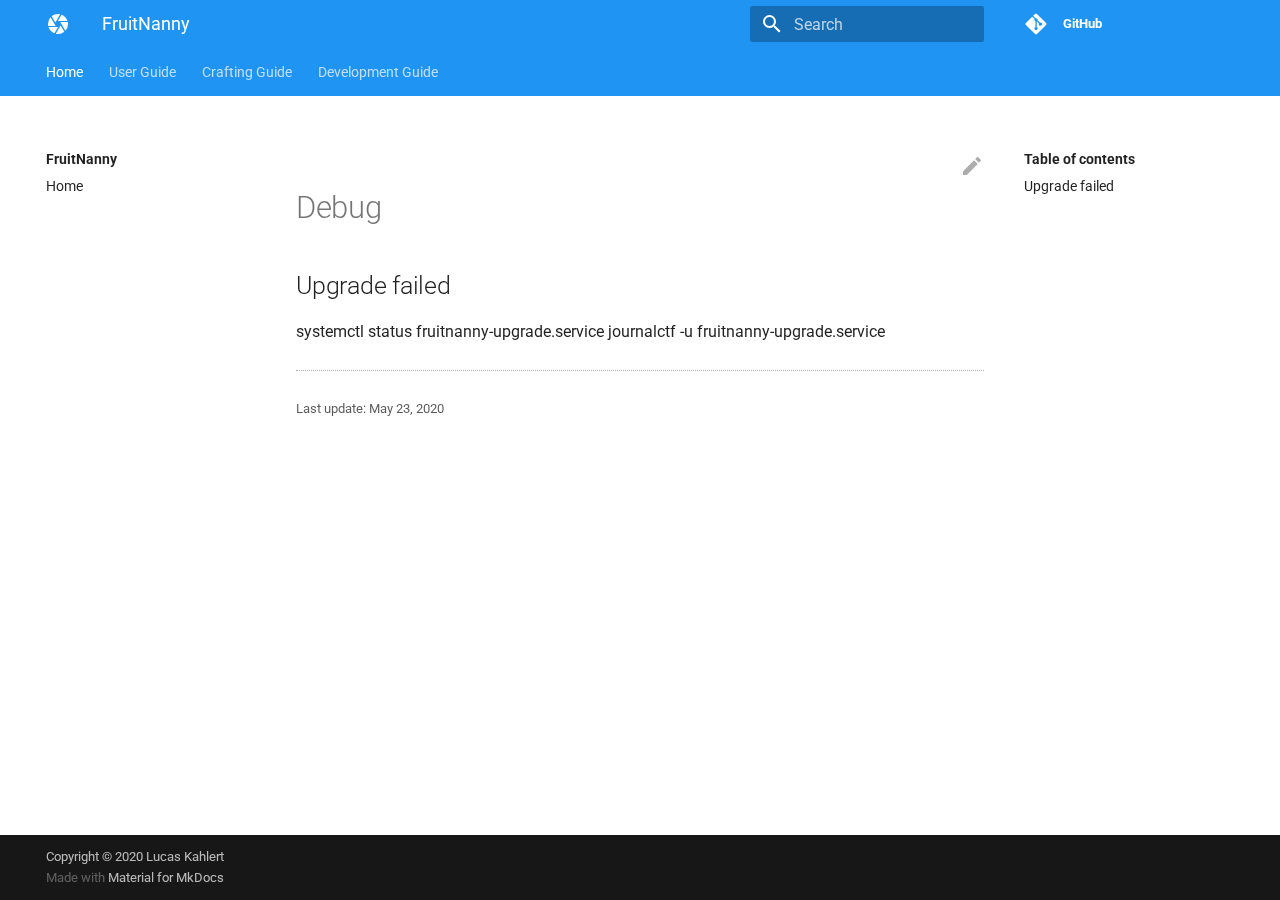
<file: user/debug/index.html>
<!doctype html>
<html lang="en" class="no-js">
  <head>
    
      <meta charset="utf-8">
      <meta name="viewport" content="width=device-width,initial-scale=1">
      
      
        <link rel="canonical" href="https://fruitnanny.github.io/user/debug/">
      
      
      <link rel="shortcut icon" href="../../images/favicon.png">
      <meta name="generator" content="mkdocs-1.1.2, mkdocs-material-5.3.0">
    
    
      
        <title>Debug - FruitNanny</title>
      
    
    
      <link rel="stylesheet" href="../../assets/stylesheets/main.6e35a1a6.min.css">
      
        <link rel="stylesheet" href="../../assets/stylesheets/palette.a46bcfb3.min.css">
      
      
        
        
        <meta name="theme-color" content="#2196f3">
      
    
    
    
      
        <link href="https://fonts.gstatic.com" rel="preconnect" crossorigin>
        <link rel="stylesheet" href="https://fonts.googleapis.com/css?family=Roboto:300,400,400i,700%7CRoboto+Mono&display=fallback">
        <style>body,input{font-family:"Roboto",-apple-system,BlinkMacSystemFont,Helvetica,Arial,sans-serif}code,kbd,pre{font-family:"Roboto Mono",SFMono-Regular,Consolas,Menlo,monospace}</style>
      
    
    
    
      <link rel="stylesheet" href="../../css/extra.css">
    
    
      
    
    
  </head>
  
  
    
    
    
    <body dir="ltr" data-md-color-scheme="" data-md-color-primary="blue" data-md-color-accent="pink">
  
    
    <input class="md-toggle" data-md-toggle="drawer" type="checkbox" id="__drawer" autocomplete="off">
    <input class="md-toggle" data-md-toggle="search" type="checkbox" id="__search" autocomplete="off">
    <label class="md-overlay" for="__drawer"></label>
    <div data-md-component="skip">
      
        
        <a href="#upgrade-failed" class="md-skip">
          Skip to content
        </a>
      
    </div>
    <div data-md-component="announce">
      
    </div>
    
      <header class="md-header" data-md-component="header">
  <nav class="md-header-nav md-grid" aria-label="Header">
    <a href="https://fruitnanny.github.io/" title="FruitNanny" class="md-header-nav__button md-logo" aria-label="FruitNanny">
      
  
  <svg xmlns="http://www.w3.org/2000/svg" viewBox="0 0 24 24"><path d="M13.73 15l-3.9 6.76a9.984 9.984 0 008.49-2.01l-3.66-6.35M2.46 15c.92 2.92 3.15 5.26 5.99 6.34L12.12 15m-3.58-3l-3.9-6.75A9.855 9.855 0 002 12c0 .68.07 1.35.2 2h7.49m12.11-4h-7.49l.29.5 4.76 8.25A9.93 9.93 0 0022 12c0-.69-.07-1.36-.2-2m-.26-1c-.92-2.93-3.15-5.26-5.99-6.34L11.88 9M9.4 10.5l4.77-8.26C13.47 2.09 12.75 2 12 2c-2.4 0-4.6.84-6.32 2.25l3.66 6.35.06-.1z"/></svg>

    </a>
    <label class="md-header-nav__button md-icon" for="__drawer">
      <svg xmlns="http://www.w3.org/2000/svg" viewBox="0 0 24 24"><path d="M3 6h18v2H3V6m0 5h18v2H3v-2m0 5h18v2H3v-2z"/></svg>
    </label>
    <div class="md-header-nav__title" data-md-component="header-title">
      
        <div class="md-header-nav__ellipsis">
          <span class="md-header-nav__topic md-ellipsis">
            FruitNanny
          </span>
          <span class="md-header-nav__topic md-ellipsis">
            
              Debug
            
          </span>
        </div>
      
    </div>
    
      <label class="md-header-nav__button md-icon" for="__search">
        <svg xmlns="http://www.w3.org/2000/svg" viewBox="0 0 24 24"><path d="M9.5 3A6.5 6.5 0 0116 9.5c0 1.61-.59 3.09-1.56 4.23l.27.27h.79l5 5-1.5 1.5-5-5v-.79l-.27-.27A6.516 6.516 0 019.5 16 6.5 6.5 0 013 9.5 6.5 6.5 0 019.5 3m0 2C7 5 5 7 5 9.5S7 14 9.5 14 14 12 14 9.5 12 5 9.5 5z"/></svg>
      </label>
      
<div class="md-search" data-md-component="search" role="dialog">
  <label class="md-search__overlay" for="__search"></label>
  <div class="md-search__inner" role="search">
    <form class="md-search__form" name="search">
      <input type="text" class="md-search__input" name="query" aria-label="Search" placeholder="Search" autocapitalize="off" autocorrect="off" autocomplete="off" spellcheck="false" data-md-component="search-query" data-md-state="active">
      <label class="md-search__icon md-icon" for="__search">
        <svg xmlns="http://www.w3.org/2000/svg" viewBox="0 0 24 24"><path d="M9.5 3A6.5 6.5 0 0116 9.5c0 1.61-.59 3.09-1.56 4.23l.27.27h.79l5 5-1.5 1.5-5-5v-.79l-.27-.27A6.516 6.516 0 019.5 16 6.5 6.5 0 013 9.5 6.5 6.5 0 019.5 3m0 2C7 5 5 7 5 9.5S7 14 9.5 14 14 12 14 9.5 12 5 9.5 5z"/></svg>
        <svg xmlns="http://www.w3.org/2000/svg" viewBox="0 0 24 24"><path d="M20 11v2H8l5.5 5.5-1.42 1.42L4.16 12l7.92-7.92L13.5 5.5 8 11h12z"/></svg>
      </label>
      <button type="reset" class="md-search__icon md-icon" aria-label="Clear" data-md-component="search-reset" tabindex="-1">
        <svg xmlns="http://www.w3.org/2000/svg" viewBox="0 0 24 24"><path d="M19 6.41L17.59 5 12 10.59 6.41 5 5 6.41 10.59 12 5 17.59 6.41 19 12 13.41 17.59 19 19 17.59 13.41 12 19 6.41z"/></svg>
      </button>
    </form>
    <div class="md-search__output">
      <div class="md-search__scrollwrap" data-md-scrollfix>
        <div class="md-search-result" data-md-component="search-result">
          <div class="md-search-result__meta">
            Initializing search
          </div>
          <ol class="md-search-result__list"></ol>
        </div>
      </div>
    </div>
  </div>
</div>
    
    
      <div class="md-header-nav__source">
        
<a href="https://github.com/fruitnanny/fruitnanny.github.io/" title="Go to repository" class="md-source">
  <div class="md-source__icon md-icon">
    
    <svg xmlns="http://www.w3.org/2000/svg" viewBox="0 0 448 512"><path d="M439.55 236.05L244 40.45a28.87 28.87 0 00-40.81 0l-40.66 40.63 51.52 51.52c27.06-9.14 52.68 16.77 43.39 43.68l49.66 49.66c34.23-11.8 61.18 31 35.47 56.69-26.49 26.49-70.21-2.87-56-37.34L240.22 199v121.85c25.3 12.54 22.26 41.85 9.08 55a34.34 34.34 0 01-48.55 0c-17.57-17.6-11.07-46.91 11.25-56v-123c-20.8-8.51-24.6-30.74-18.64-45L142.57 101 8.45 235.14a28.86 28.86 0 000 40.81l195.61 195.6a28.86 28.86 0 0040.8 0l194.69-194.69a28.86 28.86 0 000-40.81z"/></svg>
  </div>
  <div class="md-source__repository">
    GitHub
  </div>
</a>
      </div>
    
  </nav>
</header>
    
    <div class="md-container" data-md-component="container">
      
        
      
      
        
          

<nav class="md-tabs" aria-label="Tabs" data-md-component="tabs">
  <div class="md-tabs__inner md-grid">
    <ul class="md-tabs__list">
      
        
  <li class="md-tabs__item">
    
      <a href="../.." class="md-tabs__link md-tabs__link--active">
        Home
      </a>
    
  </li>

      
        
  
  
    <li class="md-tabs__item">
      
        <a href="../getting-started/" class="md-tabs__link">
          User Guide
        </a>
      
    </li>
  

      
        
  
  
    <li class="md-tabs__item">
      
        <a href="../../crafting/" class="md-tabs__link">
          Crafting Guide
        </a>
      
    </li>
  

      
        
  
  
    <li class="md-tabs__item">
      
        <a href="../../development/architecture/" class="md-tabs__link">
          Development Guide
        </a>
      
    </li>
  

      
    </ul>
  </div>
</nav>
        
      
      <main class="md-main" data-md-component="main">
        <div class="md-main__inner md-grid">
          
            
              <div class="md-sidebar md-sidebar--primary" data-md-component="navigation">
                <div class="md-sidebar__scrollwrap">
                  <div class="md-sidebar__inner">
                    <nav class="md-nav md-nav--primary" aria-label="Navigation" data-md-level="0">
  <label class="md-nav__title" for="__drawer">
    <a href="https://fruitnanny.github.io/" title="FruitNanny" class="md-nav__button md-logo" aria-label="FruitNanny">
      
  
  <svg xmlns="http://www.w3.org/2000/svg" viewBox="0 0 24 24"><path d="M13.73 15l-3.9 6.76a9.984 9.984 0 008.49-2.01l-3.66-6.35M2.46 15c.92 2.92 3.15 5.26 5.99 6.34L12.12 15m-3.58-3l-3.9-6.75A9.855 9.855 0 002 12c0 .68.07 1.35.2 2h7.49m12.11-4h-7.49l.29.5 4.76 8.25A9.93 9.93 0 0022 12c0-.69-.07-1.36-.2-2m-.26-1c-.92-2.93-3.15-5.26-5.99-6.34L11.88 9M9.4 10.5l4.77-8.26C13.47 2.09 12.75 2 12 2c-2.4 0-4.6.84-6.32 2.25l3.66 6.35.06-.1z"/></svg>

    </a>
    FruitNanny
  </label>
  
    <div class="md-nav__source">
      
<a href="https://github.com/fruitnanny/fruitnanny.github.io/" title="Go to repository" class="md-source">
  <div class="md-source__icon md-icon">
    
    <svg xmlns="http://www.w3.org/2000/svg" viewBox="0 0 448 512"><path d="M439.55 236.05L244 40.45a28.87 28.87 0 00-40.81 0l-40.66 40.63 51.52 51.52c27.06-9.14 52.68 16.77 43.39 43.68l49.66 49.66c34.23-11.8 61.18 31 35.47 56.69-26.49 26.49-70.21-2.87-56-37.34L240.22 199v121.85c25.3 12.54 22.26 41.85 9.08 55a34.34 34.34 0 01-48.55 0c-17.57-17.6-11.07-46.91 11.25-56v-123c-20.8-8.51-24.6-30.74-18.64-45L142.57 101 8.45 235.14a28.86 28.86 0 000 40.81l195.61 195.6a28.86 28.86 0 0040.8 0l194.69-194.69a28.86 28.86 0 000-40.81z"/></svg>
  </div>
  <div class="md-source__repository">
    GitHub
  </div>
</a>
    </div>
  
  <ul class="md-nav__list" data-md-scrollfix>
    
      
      
      


  <li class="md-nav__item">
    <a href="../.." title="Home" class="md-nav__link">
      Home
    </a>
  </li>

    
      
      
      


  <li class="md-nav__item md-nav__item--nested">
    
      <input class="md-nav__toggle md-toggle" data-md-toggle="nav-2" type="checkbox" id="nav-2">
    
    <label class="md-nav__link" for="nav-2">
      User Guide
      <span class="md-nav__icon md-icon">
        <svg xmlns="http://www.w3.org/2000/svg" viewBox="0 0 24 24"><path d="M8.59 16.58L13.17 12 8.59 7.41 10 6l6 6-6 6-1.41-1.42z"/></svg>
      </span>
    </label>
    <nav class="md-nav" aria-label="User Guide" data-md-level="1">
      <label class="md-nav__title" for="nav-2">
        <span class="md-nav__icon md-icon">
          <svg xmlns="http://www.w3.org/2000/svg" viewBox="0 0 24 24"><path d="M20 11v2H8l5.5 5.5-1.42 1.42L4.16 12l7.92-7.92L13.5 5.5 8 11h12z"/></svg>
        </span>
        User Guide
      </label>
      <ul class="md-nav__list" data-md-scrollfix>
        
        
          
          
          


  <li class="md-nav__item">
    <a href="../getting-started/" title="Getting Started" class="md-nav__link">
      Getting Started
    </a>
  </li>

        
          
          
          


  <li class="md-nav__item">
    <a href="../network/" title="Network Configuration" class="md-nav__link">
      Network Configuration
    </a>
  </li>

        
          
          
          


  <li class="md-nav__item">
    <a href="../updates/" title="Software Updates" class="md-nav__link">
      Software Updates
    </a>
  </li>

        
      </ul>
    </nav>
  </li>

    
      
      
      


  <li class="md-nav__item md-nav__item--nested">
    
      <input class="md-nav__toggle md-toggle" data-md-toggle="nav-3" type="checkbox" id="nav-3">
    
    <label class="md-nav__link" for="nav-3">
      Crafting Guide
      <span class="md-nav__icon md-icon">
        <svg xmlns="http://www.w3.org/2000/svg" viewBox="0 0 24 24"><path d="M8.59 16.58L13.17 12 8.59 7.41 10 6l6 6-6 6-1.41-1.42z"/></svg>
      </span>
    </label>
    <nav class="md-nav" aria-label="Crafting Guide" data-md-level="1">
      <label class="md-nav__title" for="nav-3">
        <span class="md-nav__icon md-icon">
          <svg xmlns="http://www.w3.org/2000/svg" viewBox="0 0 24 24"><path d="M20 11v2H8l5.5 5.5-1.42 1.42L4.16 12l7.92-7.92L13.5 5.5 8 11h12z"/></svg>
        </span>
        Crafting Guide
      </label>
      <ul class="md-nav__list" data-md-scrollfix>
        
        
          
          
          


  <li class="md-nav__item">
    <a href="../../crafting/" title="Crafting" class="md-nav__link">
      Crafting
    </a>
  </li>

        
          
          
          


  <li class="md-nav__item">
    <a href="../../setup/" title="Rasberry Pi Setup" class="md-nav__link">
      Rasberry Pi Setup
    </a>
  </li>

        
      </ul>
    </nav>
  </li>

    
      
      
      


  <li class="md-nav__item md-nav__item--nested">
    
      <input class="md-nav__toggle md-toggle" data-md-toggle="nav-4" type="checkbox" id="nav-4">
    
    <label class="md-nav__link" for="nav-4">
      Development Guide
      <span class="md-nav__icon md-icon">
        <svg xmlns="http://www.w3.org/2000/svg" viewBox="0 0 24 24"><path d="M8.59 16.58L13.17 12 8.59 7.41 10 6l6 6-6 6-1.41-1.42z"/></svg>
      </span>
    </label>
    <nav class="md-nav" aria-label="Development Guide" data-md-level="1">
      <label class="md-nav__title" for="nav-4">
        <span class="md-nav__icon md-icon">
          <svg xmlns="http://www.w3.org/2000/svg" viewBox="0 0 24 24"><path d="M20 11v2H8l5.5 5.5-1.42 1.42L4.16 12l7.92-7.92L13.5 5.5 8 11h12z"/></svg>
        </span>
        Development Guide
      </label>
      <ul class="md-nav__list" data-md-scrollfix>
        
        
          
          
          


  <li class="md-nav__item">
    <a href="../../development/architecture/" title="Architecture" class="md-nav__link">
      Architecture
    </a>
  </li>

        
          
          
          


  <li class="md-nav__item">
    <a href="../../development/api/" title="API" class="md-nav__link">
      API
    </a>
  </li>

        
          
          
          


  <li class="md-nav__item">
    <a href="../../development/ui/" title="Web Interface" class="md-nav__link">
      Web Interface
    </a>
  </li>

        
      </ul>
    </nav>
  </li>

    
  </ul>
</nav>
                  </div>
                </div>
              </div>
            
            
              <div class="md-sidebar md-sidebar--secondary" data-md-component="toc">
                <div class="md-sidebar__scrollwrap">
                  <div class="md-sidebar__inner">
                    
<nav class="md-nav md-nav--secondary" aria-label="Table of contents">
  
  
  
    <label class="md-nav__title" for="__toc">
      <span class="md-nav__icon md-icon">
        <svg xmlns="http://www.w3.org/2000/svg" viewBox="0 0 24 24"><path d="M20 11v2H8l5.5 5.5-1.42 1.42L4.16 12l7.92-7.92L13.5 5.5 8 11h12z"/></svg>
      </span>
      Table of contents
    </label>
    <ul class="md-nav__list" data-md-scrollfix>
      
        <li class="md-nav__item">
  <a href="#upgrade-failed" class="md-nav__link">
    Upgrade failed
  </a>
  
</li>
      
    </ul>
  
</nav>
                  </div>
                </div>
              </div>
            
          
          <div class="md-content">
            <article class="md-content__inner md-typeset">
              
                
                  <a href="https://github.com/fruitnanny/fruitnanny.github.io/edit/source/docs/user/debug.md" title="Edit this page" class="md-content__button md-icon">
                    <svg xmlns="http://www.w3.org/2000/svg" viewBox="0 0 24 24"><path d="M20.71 7.04c.39-.39.39-1.04 0-1.41l-2.34-2.34c-.37-.39-1.02-.39-1.41 0l-1.84 1.83 3.75 3.75M3 17.25V21h3.75L17.81 9.93l-3.75-3.75L3 17.25z"/></svg>
                  </a>
                
                
                  
                
                
                  <h1>Debug</h1>
                
                <h2 id="upgrade-failed">Upgrade failed<a class="headerlink" href="#upgrade-failed" title="Permanent link">&para;</a></h2>
<p>systemctl status fruitnanny-upgrade.service
journalctf -u fruitnanny-upgrade.service</p>
                
                  
                    

<hr>
<div class="md-source-date">
  <small>
    
      Last update: May 23, 2020
    
  </small>
</div>
                  
                
              
              
                


              
            </article>
          </div>
        </div>
      </main>
      
        
<footer class="md-footer">
  
  <div class="md-footer-meta md-typeset">
    <div class="md-footer-meta__inner md-grid">
      <div class="md-footer-copyright">
        
          <div class="md-footer-copyright__highlight">
            Copyright © 2020 Lucas Kahlert
          </div>
        
        Made with
        <a href="https://squidfunk.github.io/mkdocs-material/" target="_blank" rel="noopener">
          Material for MkDocs
        </a>
      </div>
      
    </div>
  </div>
</footer>
      
    </div>
    
      <script src="../../assets/javascripts/vendor.d710d30a.min.js"></script>
      <script src="../../assets/javascripts/bundle.a14cc5fd.min.js"></script><script id="__lang" type="application/json">{"clipboard.copy": "Copy to clipboard", "clipboard.copied": "Copied to clipboard", "search.config.lang": "en", "search.config.pipeline": "trimmer, stopWordFilter", "search.config.separator": "[\\s\\-]+", "search.result.placeholder": "Type to start searching", "search.result.none": "No matching documents", "search.result.one": "1 matching document", "search.result.other": "# matching documents"}</script>
      
      <script>
        app = initialize({
          base: "../..",
          features: ["tabs"],
          search: Object.assign({
            worker: "../../assets/javascripts/worker/search.7a2ea5ba.min.js"
          }, typeof search !== "undefined" && search)
        })
      </script>
      
    
  </body>
</html>
</file>
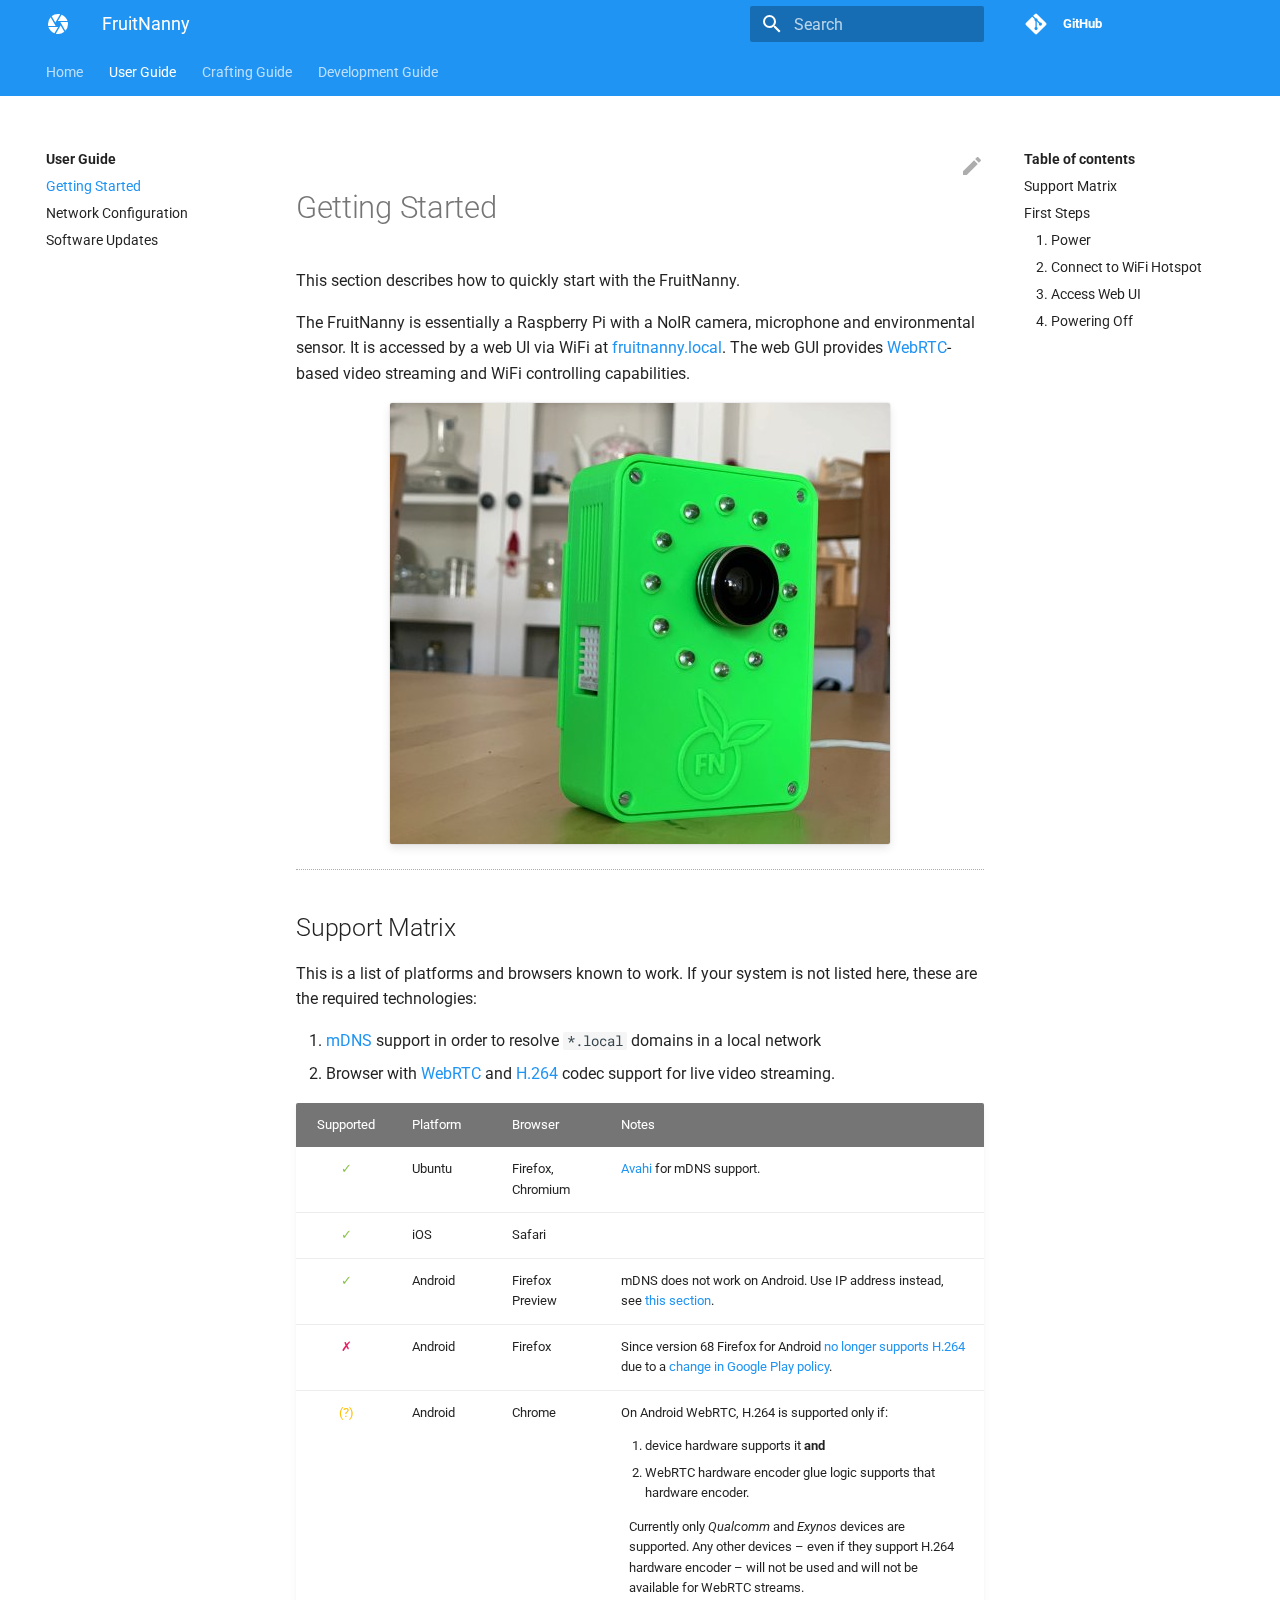
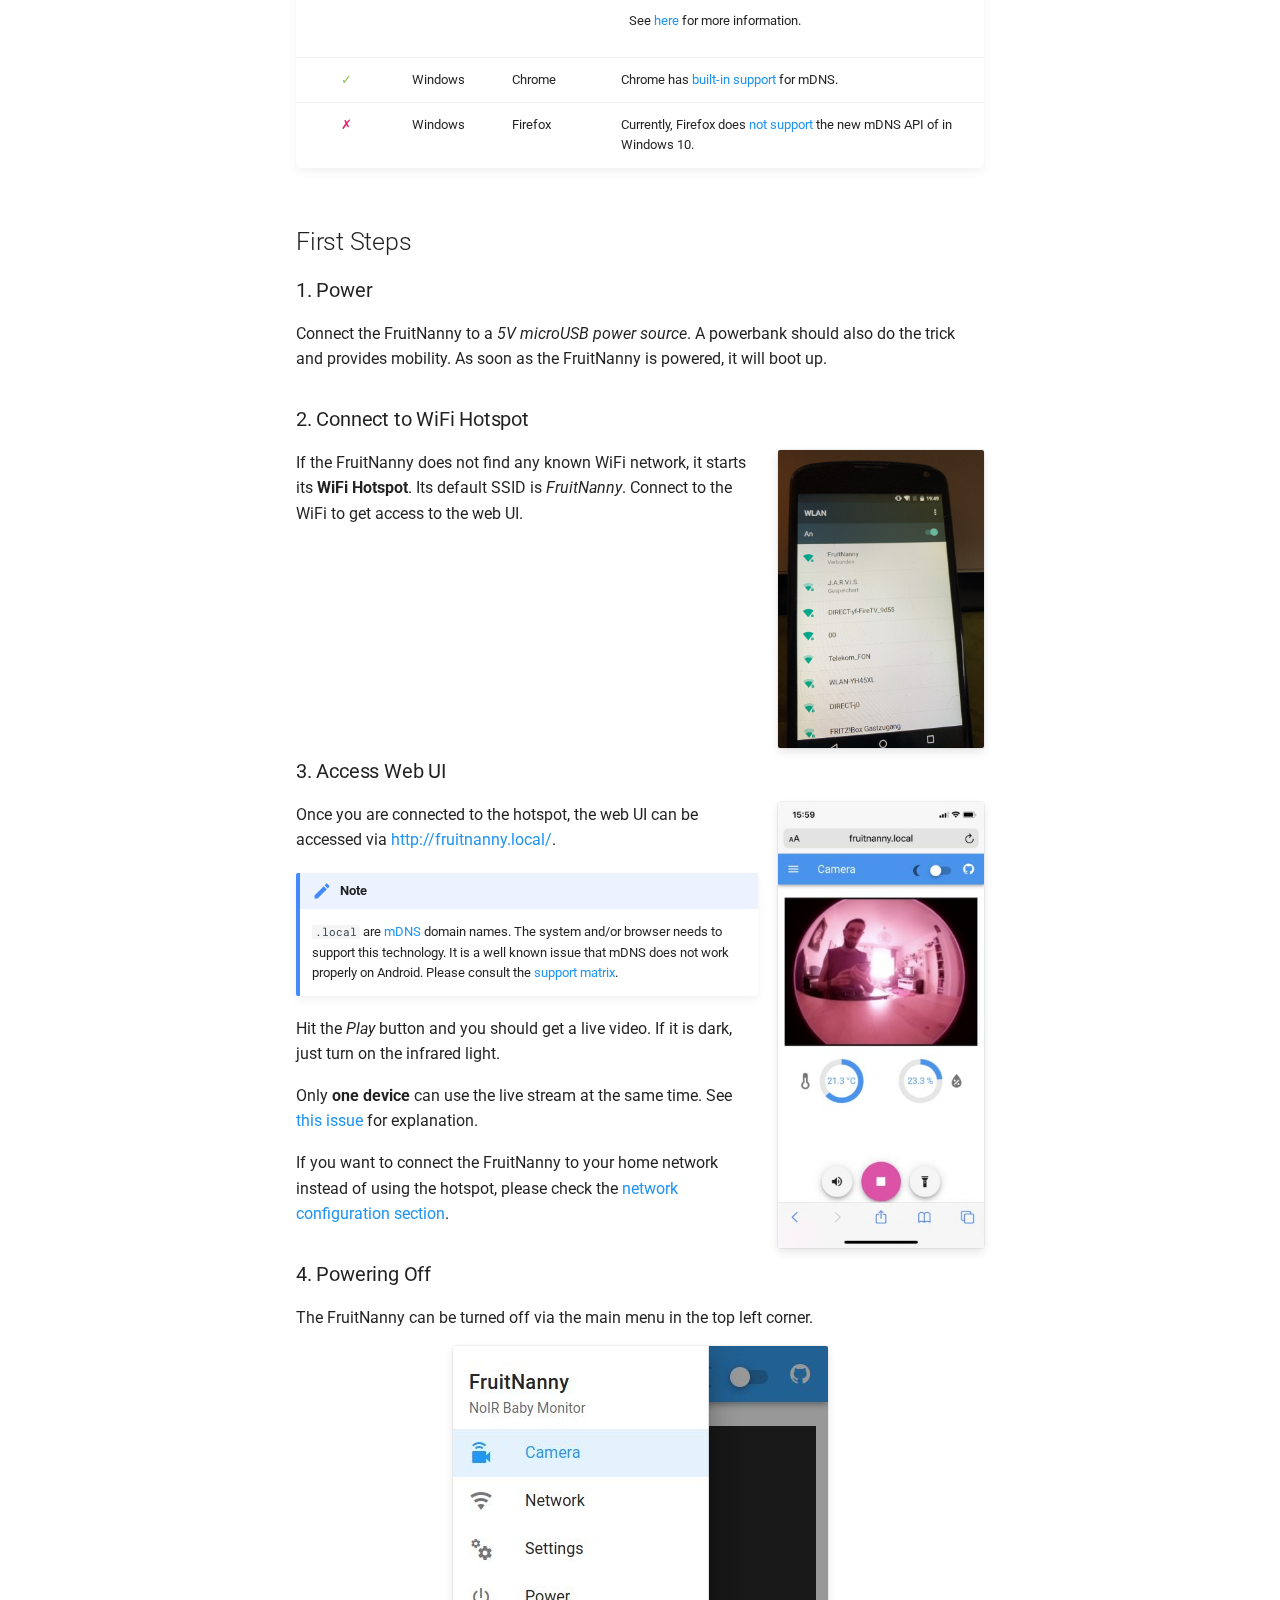
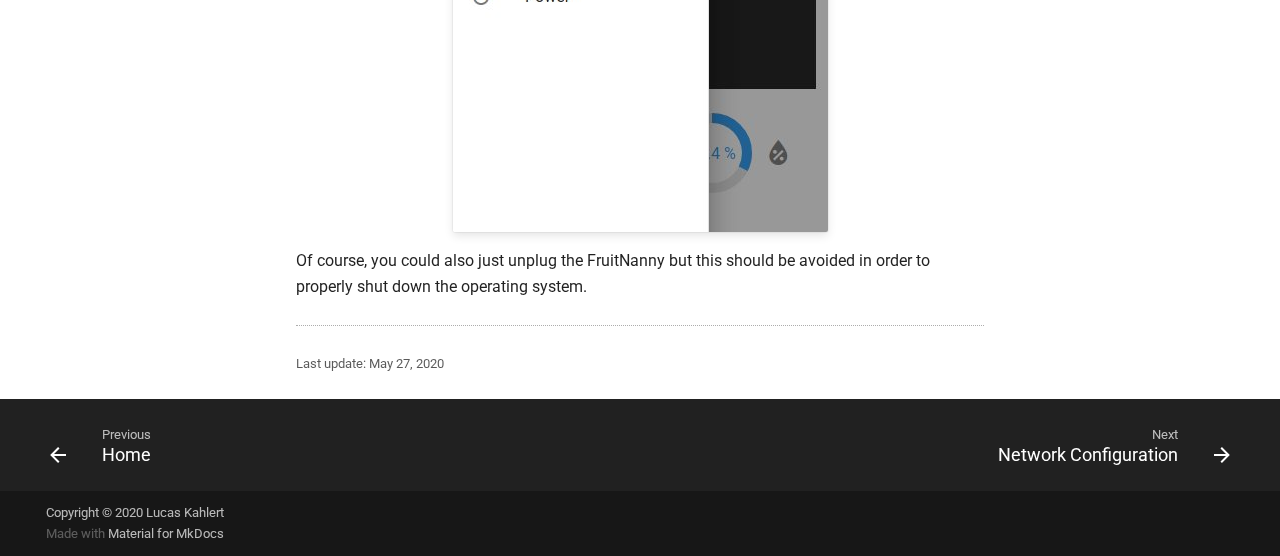
<file: user/getting-started/index.html>
<!doctype html>
<html lang="en" class="no-js">
  <head>
    
      <meta charset="utf-8">
      <meta name="viewport" content="width=device-width,initial-scale=1">
      
      
        <link rel="canonical" href="https://fruitnanny.github.io/user/getting-started/">
      
      
      <link rel="shortcut icon" href="../../images/favicon.png">
      <meta name="generator" content="mkdocs-1.1.2, mkdocs-material-5.3.0">
    
    
      
        <title>Getting Started</title>
      
    
    
      <link rel="stylesheet" href="../../assets/stylesheets/main.6e35a1a6.min.css">
      
        <link rel="stylesheet" href="../../assets/stylesheets/palette.a46bcfb3.min.css">
      
      
        
        
        <meta name="theme-color" content="#2196f3">
      
    
    
    
      
        <link href="https://fonts.gstatic.com" rel="preconnect" crossorigin>
        <link rel="stylesheet" href="https://fonts.googleapis.com/css?family=Roboto:300,400,400i,700%7CRoboto+Mono&display=fallback">
        <style>body,input{font-family:"Roboto",-apple-system,BlinkMacSystemFont,Helvetica,Arial,sans-serif}code,kbd,pre{font-family:"Roboto Mono",SFMono-Regular,Consolas,Menlo,monospace}</style>
      
    
    
    
      <link rel="stylesheet" href="../../css/extra.css">
    
    
      
    
    
  </head>
  
  
    
    
    
    <body dir="ltr" data-md-color-scheme="" data-md-color-primary="blue" data-md-color-accent="pink">
  
    
    <input class="md-toggle" data-md-toggle="drawer" type="checkbox" id="__drawer" autocomplete="off">
    <input class="md-toggle" data-md-toggle="search" type="checkbox" id="__search" autocomplete="off">
    <label class="md-overlay" for="__drawer"></label>
    <div data-md-component="skip">
      
        
        <a href="#support-matrix" class="md-skip">
          Skip to content
        </a>
      
    </div>
    <div data-md-component="announce">
      
    </div>
    
      <header class="md-header" data-md-component="header">
  <nav class="md-header-nav md-grid" aria-label="Header">
    <a href="https://fruitnanny.github.io/" title="FruitNanny" class="md-header-nav__button md-logo" aria-label="FruitNanny">
      
  
  <svg xmlns="http://www.w3.org/2000/svg" viewBox="0 0 24 24"><path d="M13.73 15l-3.9 6.76a9.984 9.984 0 008.49-2.01l-3.66-6.35M2.46 15c.92 2.92 3.15 5.26 5.99 6.34L12.12 15m-3.58-3l-3.9-6.75A9.855 9.855 0 002 12c0 .68.07 1.35.2 2h7.49m12.11-4h-7.49l.29.5 4.76 8.25A9.93 9.93 0 0022 12c0-.69-.07-1.36-.2-2m-.26-1c-.92-2.93-3.15-5.26-5.99-6.34L11.88 9M9.4 10.5l4.77-8.26C13.47 2.09 12.75 2 12 2c-2.4 0-4.6.84-6.32 2.25l3.66 6.35.06-.1z"/></svg>

    </a>
    <label class="md-header-nav__button md-icon" for="__drawer">
      <svg xmlns="http://www.w3.org/2000/svg" viewBox="0 0 24 24"><path d="M3 6h18v2H3V6m0 5h18v2H3v-2m0 5h18v2H3v-2z"/></svg>
    </label>
    <div class="md-header-nav__title" data-md-component="header-title">
      
        <div class="md-header-nav__ellipsis">
          <span class="md-header-nav__topic md-ellipsis">
            FruitNanny
          </span>
          <span class="md-header-nav__topic md-ellipsis">
            
              Getting Started
            
          </span>
        </div>
      
    </div>
    
      <label class="md-header-nav__button md-icon" for="__search">
        <svg xmlns="http://www.w3.org/2000/svg" viewBox="0 0 24 24"><path d="M9.5 3A6.5 6.5 0 0116 9.5c0 1.61-.59 3.09-1.56 4.23l.27.27h.79l5 5-1.5 1.5-5-5v-.79l-.27-.27A6.516 6.516 0 019.5 16 6.5 6.5 0 013 9.5 6.5 6.5 0 019.5 3m0 2C7 5 5 7 5 9.5S7 14 9.5 14 14 12 14 9.5 12 5 9.5 5z"/></svg>
      </label>
      
<div class="md-search" data-md-component="search" role="dialog">
  <label class="md-search__overlay" for="__search"></label>
  <div class="md-search__inner" role="search">
    <form class="md-search__form" name="search">
      <input type="text" class="md-search__input" name="query" aria-label="Search" placeholder="Search" autocapitalize="off" autocorrect="off" autocomplete="off" spellcheck="false" data-md-component="search-query" data-md-state="active">
      <label class="md-search__icon md-icon" for="__search">
        <svg xmlns="http://www.w3.org/2000/svg" viewBox="0 0 24 24"><path d="M9.5 3A6.5 6.5 0 0116 9.5c0 1.61-.59 3.09-1.56 4.23l.27.27h.79l5 5-1.5 1.5-5-5v-.79l-.27-.27A6.516 6.516 0 019.5 16 6.5 6.5 0 013 9.5 6.5 6.5 0 019.5 3m0 2C7 5 5 7 5 9.5S7 14 9.5 14 14 12 14 9.5 12 5 9.5 5z"/></svg>
        <svg xmlns="http://www.w3.org/2000/svg" viewBox="0 0 24 24"><path d="M20 11v2H8l5.5 5.5-1.42 1.42L4.16 12l7.92-7.92L13.5 5.5 8 11h12z"/></svg>
      </label>
      <button type="reset" class="md-search__icon md-icon" aria-label="Clear" data-md-component="search-reset" tabindex="-1">
        <svg xmlns="http://www.w3.org/2000/svg" viewBox="0 0 24 24"><path d="M19 6.41L17.59 5 12 10.59 6.41 5 5 6.41 10.59 12 5 17.59 6.41 19 12 13.41 17.59 19 19 17.59 13.41 12 19 6.41z"/></svg>
      </button>
    </form>
    <div class="md-search__output">
      <div class="md-search__scrollwrap" data-md-scrollfix>
        <div class="md-search-result" data-md-component="search-result">
          <div class="md-search-result__meta">
            Initializing search
          </div>
          <ol class="md-search-result__list"></ol>
        </div>
      </div>
    </div>
  </div>
</div>
    
    
      <div class="md-header-nav__source">
        
<a href="https://github.com/fruitnanny/fruitnanny.github.io/" title="Go to repository" class="md-source">
  <div class="md-source__icon md-icon">
    
    <svg xmlns="http://www.w3.org/2000/svg" viewBox="0 0 448 512"><path d="M439.55 236.05L244 40.45a28.87 28.87 0 00-40.81 0l-40.66 40.63 51.52 51.52c27.06-9.14 52.68 16.77 43.39 43.68l49.66 49.66c34.23-11.8 61.18 31 35.47 56.69-26.49 26.49-70.21-2.87-56-37.34L240.22 199v121.85c25.3 12.54 22.26 41.85 9.08 55a34.34 34.34 0 01-48.55 0c-17.57-17.6-11.07-46.91 11.25-56v-123c-20.8-8.51-24.6-30.74-18.64-45L142.57 101 8.45 235.14a28.86 28.86 0 000 40.81l195.61 195.6a28.86 28.86 0 0040.8 0l194.69-194.69a28.86 28.86 0 000-40.81z"/></svg>
  </div>
  <div class="md-source__repository">
    GitHub
  </div>
</a>
      </div>
    
  </nav>
</header>
    
    <div class="md-container" data-md-component="container">
      
        
      
      
        
          

  

<nav class="md-tabs md-tabs--active" aria-label="Tabs" data-md-component="tabs">
  <div class="md-tabs__inner md-grid">
    <ul class="md-tabs__list">
      
        
  <li class="md-tabs__item">
    
      <a href="../.." class="md-tabs__link">
        Home
      </a>
    
  </li>

      
        
  
  
    <li class="md-tabs__item">
      
        <a href="./" class="md-tabs__link md-tabs__link--active">
          User Guide
        </a>
      
    </li>
  

      
        
  
  
    <li class="md-tabs__item">
      
        <a href="../../crafting/" class="md-tabs__link">
          Crafting Guide
        </a>
      
    </li>
  

      
        
  
  
    <li class="md-tabs__item">
      
        <a href="../../development/architecture/" class="md-tabs__link">
          Development Guide
        </a>
      
    </li>
  

      
    </ul>
  </div>
</nav>
        
      
      <main class="md-main" data-md-component="main">
        <div class="md-main__inner md-grid">
          
            
              <div class="md-sidebar md-sidebar--primary" data-md-component="navigation">
                <div class="md-sidebar__scrollwrap">
                  <div class="md-sidebar__inner">
                    <nav class="md-nav md-nav--primary" aria-label="Navigation" data-md-level="0">
  <label class="md-nav__title" for="__drawer">
    <a href="https://fruitnanny.github.io/" title="FruitNanny" class="md-nav__button md-logo" aria-label="FruitNanny">
      
  
  <svg xmlns="http://www.w3.org/2000/svg" viewBox="0 0 24 24"><path d="M13.73 15l-3.9 6.76a9.984 9.984 0 008.49-2.01l-3.66-6.35M2.46 15c.92 2.92 3.15 5.26 5.99 6.34L12.12 15m-3.58-3l-3.9-6.75A9.855 9.855 0 002 12c0 .68.07 1.35.2 2h7.49m12.11-4h-7.49l.29.5 4.76 8.25A9.93 9.93 0 0022 12c0-.69-.07-1.36-.2-2m-.26-1c-.92-2.93-3.15-5.26-5.99-6.34L11.88 9M9.4 10.5l4.77-8.26C13.47 2.09 12.75 2 12 2c-2.4 0-4.6.84-6.32 2.25l3.66 6.35.06-.1z"/></svg>

    </a>
    FruitNanny
  </label>
  
    <div class="md-nav__source">
      
<a href="https://github.com/fruitnanny/fruitnanny.github.io/" title="Go to repository" class="md-source">
  <div class="md-source__icon md-icon">
    
    <svg xmlns="http://www.w3.org/2000/svg" viewBox="0 0 448 512"><path d="M439.55 236.05L244 40.45a28.87 28.87 0 00-40.81 0l-40.66 40.63 51.52 51.52c27.06-9.14 52.68 16.77 43.39 43.68l49.66 49.66c34.23-11.8 61.18 31 35.47 56.69-26.49 26.49-70.21-2.87-56-37.34L240.22 199v121.85c25.3 12.54 22.26 41.85 9.08 55a34.34 34.34 0 01-48.55 0c-17.57-17.6-11.07-46.91 11.25-56v-123c-20.8-8.51-24.6-30.74-18.64-45L142.57 101 8.45 235.14a28.86 28.86 0 000 40.81l195.61 195.6a28.86 28.86 0 0040.8 0l194.69-194.69a28.86 28.86 0 000-40.81z"/></svg>
  </div>
  <div class="md-source__repository">
    GitHub
  </div>
</a>
    </div>
  
  <ul class="md-nav__list" data-md-scrollfix>
    
      
      
      


  <li class="md-nav__item">
    <a href="../.." title="Home" class="md-nav__link">
      Home
    </a>
  </li>

    
      
      
      

  


  <li class="md-nav__item md-nav__item--active md-nav__item--nested">
    
      <input class="md-nav__toggle md-toggle" data-md-toggle="nav-2" type="checkbox" id="nav-2" checked>
    
    <label class="md-nav__link" for="nav-2">
      User Guide
      <span class="md-nav__icon md-icon">
        <svg xmlns="http://www.w3.org/2000/svg" viewBox="0 0 24 24"><path d="M8.59 16.58L13.17 12 8.59 7.41 10 6l6 6-6 6-1.41-1.42z"/></svg>
      </span>
    </label>
    <nav class="md-nav" aria-label="User Guide" data-md-level="1">
      <label class="md-nav__title" for="nav-2">
        <span class="md-nav__icon md-icon">
          <svg xmlns="http://www.w3.org/2000/svg" viewBox="0 0 24 24"><path d="M20 11v2H8l5.5 5.5-1.42 1.42L4.16 12l7.92-7.92L13.5 5.5 8 11h12z"/></svg>
        </span>
        User Guide
      </label>
      <ul class="md-nav__list" data-md-scrollfix>
        
        
          
          
          

  


  <li class="md-nav__item md-nav__item--active">
    
    <input class="md-nav__toggle md-toggle" data-md-toggle="toc" type="checkbox" id="__toc">
    
    
      <label class="md-nav__link md-nav__link--active" for="__toc">
        Getting Started
        <span class="md-nav__icon md-icon">
          <svg xmlns="http://www.w3.org/2000/svg" viewBox="0 0 24 24"><path d="M3 9h14V7H3v2m0 4h14v-2H3v2m0 4h14v-2H3v2m16 0h2v-2h-2v2m0-10v2h2V7h-2m0 6h2v-2h-2v2z"/></svg>
        </span>
      </label>
    
    <a href="./" title="Getting Started" class="md-nav__link md-nav__link--active">
      Getting Started
    </a>
    
      
<nav class="md-nav md-nav--secondary" aria-label="Table of contents">
  
  
  
    <label class="md-nav__title" for="__toc">
      <span class="md-nav__icon md-icon">
        <svg xmlns="http://www.w3.org/2000/svg" viewBox="0 0 24 24"><path d="M20 11v2H8l5.5 5.5-1.42 1.42L4.16 12l7.92-7.92L13.5 5.5 8 11h12z"/></svg>
      </span>
      Table of contents
    </label>
    <ul class="md-nav__list" data-md-scrollfix>
      
        <li class="md-nav__item">
  <a href="#support-matrix" class="md-nav__link">
    Support Matrix
  </a>
  
</li>
      
        <li class="md-nav__item">
  <a href="#first-steps" class="md-nav__link">
    First Steps
  </a>
  
    <nav class="md-nav" aria-label="First Steps">
      <ul class="md-nav__list">
        
          <li class="md-nav__item">
  <a href="#1-power" class="md-nav__link">
    1. Power
  </a>
  
</li>
        
          <li class="md-nav__item">
  <a href="#2-connect-to-wifi-hotspot" class="md-nav__link">
    2. Connect to WiFi Hotspot
  </a>
  
</li>
        
          <li class="md-nav__item">
  <a href="#3-access-web-ui" class="md-nav__link">
    3. Access Web UI
  </a>
  
</li>
        
          <li class="md-nav__item">
  <a href="#4-powering-off" class="md-nav__link">
    4. Powering Off
  </a>
  
</li>
        
      </ul>
    </nav>
  
</li>
      
    </ul>
  
</nav>
    
  </li>

        
          
          
          


  <li class="md-nav__item">
    <a href="../network/" title="Network Configuration" class="md-nav__link">
      Network Configuration
    </a>
  </li>

        
          
          
          


  <li class="md-nav__item">
    <a href="../updates/" title="Software Updates" class="md-nav__link">
      Software Updates
    </a>
  </li>

        
      </ul>
    </nav>
  </li>

    
      
      
      


  <li class="md-nav__item md-nav__item--nested">
    
      <input class="md-nav__toggle md-toggle" data-md-toggle="nav-3" type="checkbox" id="nav-3">
    
    <label class="md-nav__link" for="nav-3">
      Crafting Guide
      <span class="md-nav__icon md-icon">
        <svg xmlns="http://www.w3.org/2000/svg" viewBox="0 0 24 24"><path d="M8.59 16.58L13.17 12 8.59 7.41 10 6l6 6-6 6-1.41-1.42z"/></svg>
      </span>
    </label>
    <nav class="md-nav" aria-label="Crafting Guide" data-md-level="1">
      <label class="md-nav__title" for="nav-3">
        <span class="md-nav__icon md-icon">
          <svg xmlns="http://www.w3.org/2000/svg" viewBox="0 0 24 24"><path d="M20 11v2H8l5.5 5.5-1.42 1.42L4.16 12l7.92-7.92L13.5 5.5 8 11h12z"/></svg>
        </span>
        Crafting Guide
      </label>
      <ul class="md-nav__list" data-md-scrollfix>
        
        
          
          
          


  <li class="md-nav__item">
    <a href="../../crafting/" title="Crafting" class="md-nav__link">
      Crafting
    </a>
  </li>

        
          
          
          


  <li class="md-nav__item">
    <a href="../../setup/" title="Rasberry Pi Setup" class="md-nav__link">
      Rasberry Pi Setup
    </a>
  </li>

        
      </ul>
    </nav>
  </li>

    
      
      
      


  <li class="md-nav__item md-nav__item--nested">
    
      <input class="md-nav__toggle md-toggle" data-md-toggle="nav-4" type="checkbox" id="nav-4">
    
    <label class="md-nav__link" for="nav-4">
      Development Guide
      <span class="md-nav__icon md-icon">
        <svg xmlns="http://www.w3.org/2000/svg" viewBox="0 0 24 24"><path d="M8.59 16.58L13.17 12 8.59 7.41 10 6l6 6-6 6-1.41-1.42z"/></svg>
      </span>
    </label>
    <nav class="md-nav" aria-label="Development Guide" data-md-level="1">
      <label class="md-nav__title" for="nav-4">
        <span class="md-nav__icon md-icon">
          <svg xmlns="http://www.w3.org/2000/svg" viewBox="0 0 24 24"><path d="M20 11v2H8l5.5 5.5-1.42 1.42L4.16 12l7.92-7.92L13.5 5.5 8 11h12z"/></svg>
        </span>
        Development Guide
      </label>
      <ul class="md-nav__list" data-md-scrollfix>
        
        
          
          
          


  <li class="md-nav__item">
    <a href="../../development/architecture/" title="Architecture" class="md-nav__link">
      Architecture
    </a>
  </li>

        
          
          
          


  <li class="md-nav__item">
    <a href="../../development/api/" title="API" class="md-nav__link">
      API
    </a>
  </li>

        
          
          
          


  <li class="md-nav__item">
    <a href="../../development/ui/" title="Web Interface" class="md-nav__link">
      Web Interface
    </a>
  </li>

        
      </ul>
    </nav>
  </li>

    
  </ul>
</nav>
                  </div>
                </div>
              </div>
            
            
              <div class="md-sidebar md-sidebar--secondary" data-md-component="toc">
                <div class="md-sidebar__scrollwrap">
                  <div class="md-sidebar__inner">
                    
<nav class="md-nav md-nav--secondary" aria-label="Table of contents">
  
  
  
    <label class="md-nav__title" for="__toc">
      <span class="md-nav__icon md-icon">
        <svg xmlns="http://www.w3.org/2000/svg" viewBox="0 0 24 24"><path d="M20 11v2H8l5.5 5.5-1.42 1.42L4.16 12l7.92-7.92L13.5 5.5 8 11h12z"/></svg>
      </span>
      Table of contents
    </label>
    <ul class="md-nav__list" data-md-scrollfix>
      
        <li class="md-nav__item">
  <a href="#support-matrix" class="md-nav__link">
    Support Matrix
  </a>
  
</li>
      
        <li class="md-nav__item">
  <a href="#first-steps" class="md-nav__link">
    First Steps
  </a>
  
    <nav class="md-nav" aria-label="First Steps">
      <ul class="md-nav__list">
        
          <li class="md-nav__item">
  <a href="#1-power" class="md-nav__link">
    1. Power
  </a>
  
</li>
        
          <li class="md-nav__item">
  <a href="#2-connect-to-wifi-hotspot" class="md-nav__link">
    2. Connect to WiFi Hotspot
  </a>
  
</li>
        
          <li class="md-nav__item">
  <a href="#3-access-web-ui" class="md-nav__link">
    3. Access Web UI
  </a>
  
</li>
        
          <li class="md-nav__item">
  <a href="#4-powering-off" class="md-nav__link">
    4. Powering Off
  </a>
  
</li>
        
      </ul>
    </nav>
  
</li>
      
    </ul>
  
</nav>
                  </div>
                </div>
              </div>
            
          
          <div class="md-content">
            <article class="md-content__inner md-typeset">
              
                
                  <a href="https://github.com/fruitnanny/fruitnanny.github.io/edit/source/docs/user/getting-started.md" title="Edit this page" class="md-content__button md-icon">
                    <svg xmlns="http://www.w3.org/2000/svg" viewBox="0 0 24 24"><path d="M20.71 7.04c.39-.39.39-1.04 0-1.41l-2.34-2.34c-.37-.39-1.02-.39-1.41 0l-1.84 1.83 3.75 3.75M3 17.25V21h3.75L17.81 9.93l-3.75-3.75L3 17.25z"/></svg>
                  </a>
                
                
                  
                
                
                  <h1>Getting Started</h1>
                
                <p>This section describes how to quickly start with the FruitNanny.</p>
<p>The FruitNanny is essentially a Raspberry Pi with a NoIR camera, microphone
and environmental sensor. It is accessed by a web UI via WiFi at
<a href="http://fruitnanny.local/">fruitnanny.local</a>. The web GUI provides
<a href="https://webrtc.org/">WebRTC</a>-based video streaming and WiFi controlling capabilities.</p>
<p><img alt="FruitNanny" src="../../images/fruitnanny.jpeg"></p>
<hr />
<h2 id="support-matrix">Support Matrix<a class="headerlink" href="#support-matrix" title="Permanent link">&para;</a></h2>
<p>This is a list of platforms and browsers known to work. If your system is not
listed here, these are the required technologies:</p>
<ol>
<li><a href="https://en.wikipedia.org/wiki/Multicast_DNS">mDNS</a> support in order to resolve <code>*.local</code> domains in a local network</li>
<li>Browser with <a href="https://webrtc.org/">WebRTC</a> and <a href="https://en.wikipedia.org/wiki/Advanced_Video_Coding">H.264</a>
   codec support for live video streaming.</li>
</ol>
<table>
    <thead>
        <tr>
            <th align="center">Supported</th>
            <th>Platform</th>
            <th>Browser</th>
            <th>Notes</th>
        </tr>
    </thead>
    <tbody>
        <tr>
            <td class="supported" align="center">✓</td>
            <td>Ubuntu</td>
            <td>Firefox, Chromium</td>
            <td><a href="https://www.avahi.org/">Avahi</a> for mDNS support.</td>
        </tr>
        <tr>
            <td class="supported" align="center">✓</td>
            <td>iOS</td>
            <td>Safari</td>
            <td></td>
        </tr>
        <tr>
            <td class="supported" align="center">✓</td>
            <td>Android</td>
            <td>Firefox Preview</td>
            <td>
                mDNS does not work on Android. Use IP address instead, see
                <a href="../network/#using-ip-addresses">this section</a>.
            </td>
        </tr>
        <tr>
            <td class="not-supported" align="center">✗</td>
            <td>Android</td>
            <td>Firefox</td>
            <td>
                Since version 68 Firefox for Android
                <a href="https://developer.mozilla.org/en-US/docs/Web/Media/Formats/WebRTC_codecs#Supported_video_codecs">no longer supports H.264</a>
                due to a <a href="https://support.mozilla.org/en-US/kb/firefox-android-openh264">change in Google Play policy</a>.
            </td>
        </tr>
        <tr>
            <td class="partially-supported" align="center">(?)</td>
            <td>Android</td>
            <td>Chrome</td>
            <td>
                On Android WebRTC, H.264 is supported only if:
                <ol>
                    <li>
                        device hardware supports it <strong>and</strong>
                    </li>
                    <li>
                        WebRTC hardware encoder glue logic supports that
                        hardware encoder.
                    </li>
                    <p>
                        Currently only <em>Qualcomm</em> and <em>Exynos</em>
                        devices are supported. Any other devices – even if they
                        support H.264 hardware encoder – will not be used and
                        will not be available for WebRTC streams.
                    </p>
                    <p>
                        See <a href="https://groups.google.com/forum/#!msg/discuss-webrtc/xXjeKbW_JYI/LIXzVrKWCwAJ">here</a>
                        for more information.
                    </p>
            </td>
        </tr>
        <tr>
            <td class="supported" align="center">✓</td>
            <td>Windows</td>
            <td>Chrome</td>
            <td>
                Chrome has <a href="https://developer.chrome.com/apps/mdns">built-in support</a>
                for mDNS.
            </td>
        </tr>
        <tr>
            <td class="not-supported" align="center">✗</td>
            <td>Windows</td>
            <td>Firefox</td>
            <td>
                Currently, Firefox does <a href="https://bugzilla.mozilla.org/show_bug.cgi?id=1239909">not support</a>
                the new mDNS API of in Windows 10.
            </td>
        </tr>
    </tbody>
</table>

<h2 id="first-steps">First Steps<a class="headerlink" href="#first-steps" title="Permanent link">&para;</a></h2>
<h3 id="1-power">1. Power<a class="headerlink" href="#1-power" title="Permanent link">&para;</a></h3>
<p>Connect the FruitNanny to a <em>5V microUSB power source</em>. A powerbank should
also do the trick and provides mobility. As soon as the FruitNanny is powered,
it will boot up.</p>
<h3 id="2-connect-to-wifi-hotspot">2. Connect to WiFi Hotspot<a class="headerlink" href="#2-connect-to-wifi-hotspot" title="Permanent link">&para;</a></h3>
<p><img alt="FruitNanny Hotspot" class="float-right" src="../../images/hotspot.jpeg"></p>
<p>If the FruitNanny does not find any known WiFi network, it starts its <strong>WiFi
Hotspot</strong>. Its default SSID is <em>FruitNanny</em>. Connect to the WiFi to get access
to the web UI.</p>
<h3 id="3-access-web-ui">3. Access Web UI<a class="headerlink" href="#3-access-web-ui" title="Permanent link">&para;</a></h3>
<p><img alt="FruitNanny Web UI" src="../../images/web-ui.jpeg" class="float-right"></p>
<p>Once you are connected to the hotspot, the web UI can be accessed via
<a href="http://fruitnanny.local/">http://fruitnanny.local/</a>.</p>
<div class="admonition note">
<p class="admonition-title">Note</p>
<p><code>.local</code> are <a href="https://en.wikipedia.org/wiki/Multicast_DNS">mDNS</a> domain names. The system and/or browser needs to
support this technology. It is a well known issue that mDNS does not work
properly on Android. Please consult the <a href="#support-matrix">support matrix</a>.</p>
</div>
<p>Hit the <em>Play</em> button and you should get a live video. If it is dark, just
turn on the infrared light.</p>
<p>Only <strong>one device</strong> can use the live stream at the same time. See
<a href="https://github.com/kclyu/rpi-webrtc-streamer/issues/12">this issue</a> for
explanation.</p>
<p>If you want to connect the FruitNanny to your home network instead of using
the hotspot, please check the <a href="../network/#connect-to-home-wlan">network configuration section</a>.</p>
<h3 id="4-powering-off">4. Powering Off<a class="headerlink" href="#4-powering-off" title="Permanent link">&para;</a></h3>
<p>The FruitNanny can be turned off via the main menu in the top left corner.</p>
<p><img alt="FruitNanny Web UI" src="../../images/poweroff.jpeg"></p>
<p>Of course, you could also just unplug the FruitNanny but this should be
avoided in order to properly shut down the operating system.</p>
                
                  
                    

<hr>
<div class="md-source-date">
  <small>
    
      Last update: May 27, 2020
    
  </small>
</div>
                  
                
              
              
                


              
            </article>
          </div>
        </div>
      </main>
      
        
<footer class="md-footer">
  
    <div class="md-footer-nav">
      <nav class="md-footer-nav__inner md-grid" aria-label="Footer">
        
          <a href="../.." title="Home" class="md-footer-nav__link md-footer-nav__link--prev" rel="prev">
            <div class="md-footer-nav__button md-icon">
              <svg xmlns="http://www.w3.org/2000/svg" viewBox="0 0 24 24"><path d="M20 11v2H8l5.5 5.5-1.42 1.42L4.16 12l7.92-7.92L13.5 5.5 8 11h12z"/></svg>
            </div>
            <div class="md-footer-nav__title">
              <div class="md-ellipsis">
                <span class="md-footer-nav__direction">
                  Previous
                </span>
                Home
              </div>
            </div>
          </a>
        
        
          <a href="../network/" title="Network Configuration" class="md-footer-nav__link md-footer-nav__link--next" rel="next">
            <div class="md-footer-nav__title">
              <div class="md-ellipsis">
                <span class="md-footer-nav__direction">
                  Next
                </span>
                Network Configuration
              </div>
            </div>
            <div class="md-footer-nav__button md-icon">
              <svg xmlns="http://www.w3.org/2000/svg" viewBox="0 0 24 24"><path d="M4 11v2h12l-5.5 5.5 1.42 1.42L19.84 12l-7.92-7.92L10.5 5.5 16 11H4z"/></svg>
            </div>
          </a>
        
      </nav>
    </div>
  
  <div class="md-footer-meta md-typeset">
    <div class="md-footer-meta__inner md-grid">
      <div class="md-footer-copyright">
        
          <div class="md-footer-copyright__highlight">
            Copyright © 2020 Lucas Kahlert
          </div>
        
        Made with
        <a href="https://squidfunk.github.io/mkdocs-material/" target="_blank" rel="noopener">
          Material for MkDocs
        </a>
      </div>
      
    </div>
  </div>
</footer>
      
    </div>
    
      <script src="../../assets/javascripts/vendor.d710d30a.min.js"></script>
      <script src="../../assets/javascripts/bundle.a14cc5fd.min.js"></script><script id="__lang" type="application/json">{"clipboard.copy": "Copy to clipboard", "clipboard.copied": "Copied to clipboard", "search.config.lang": "en", "search.config.pipeline": "trimmer, stopWordFilter", "search.config.separator": "[\\s\\-]+", "search.result.placeholder": "Type to start searching", "search.result.none": "No matching documents", "search.result.one": "1 matching document", "search.result.other": "# matching documents"}</script>
      
      <script>
        app = initialize({
          base: "../..",
          features: ["tabs"],
          search: Object.assign({
            worker: "../../assets/javascripts/worker/search.7a2ea5ba.min.js"
          }, typeof search !== "undefined" && search)
        })
      </script>
      
    
  </body>
</html>
</file>
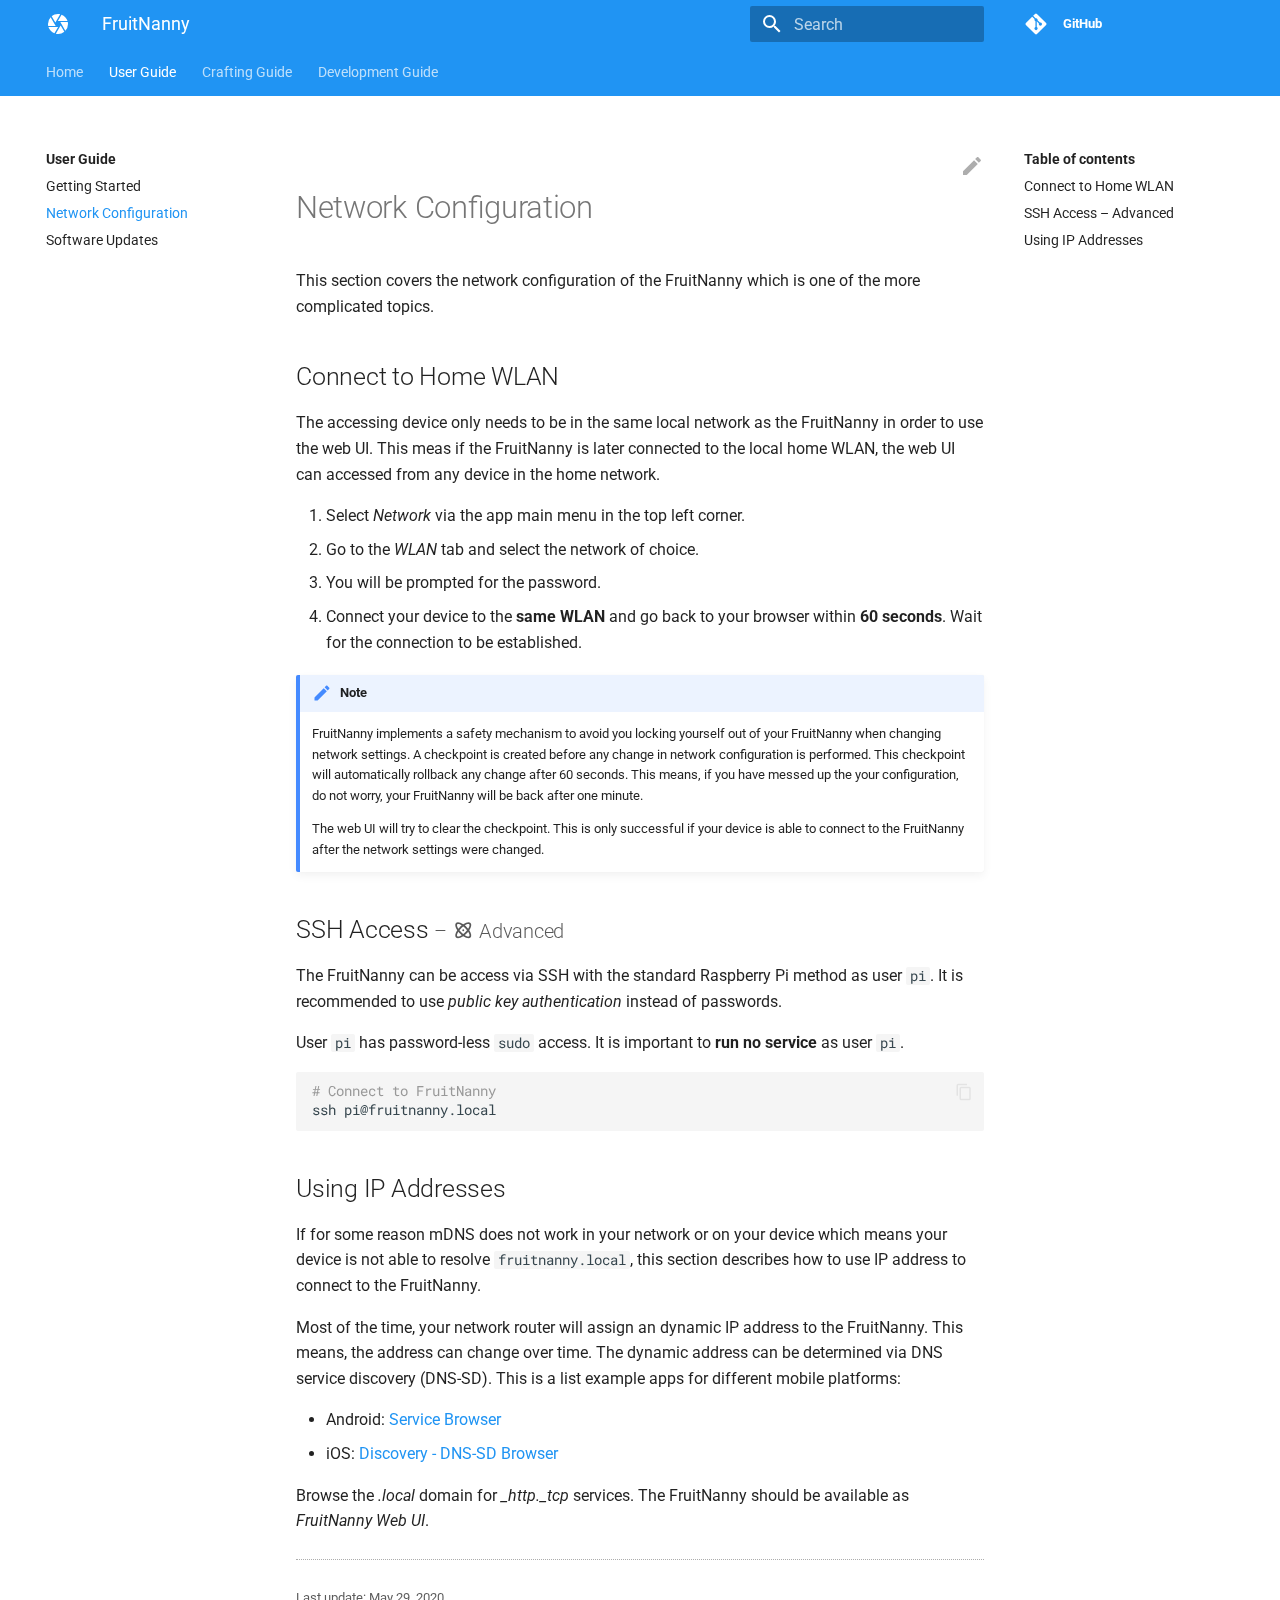
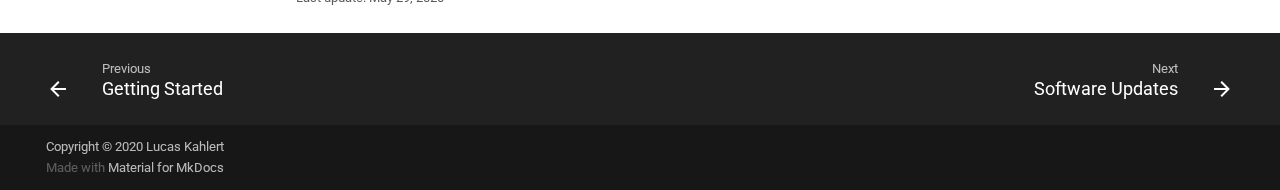
<file: user/network/index.html>
<!doctype html>
<html lang="en" class="no-js">
  <head>
    
      <meta charset="utf-8">
      <meta name="viewport" content="width=device-width,initial-scale=1">
      
      
        <link rel="canonical" href="https://fruitnanny.github.io/user/network/">
      
      
      <link rel="shortcut icon" href="../../images/favicon.png">
      <meta name="generator" content="mkdocs-1.1.2, mkdocs-material-5.3.0">
    
    
      
        <title>Network Configuration</title>
      
    
    
      <link rel="stylesheet" href="../../assets/stylesheets/main.6e35a1a6.min.css">
      
        <link rel="stylesheet" href="../../assets/stylesheets/palette.a46bcfb3.min.css">
      
      
        
        
        <meta name="theme-color" content="#2196f3">
      
    
    
    
      
        <link href="https://fonts.gstatic.com" rel="preconnect" crossorigin>
        <link rel="stylesheet" href="https://fonts.googleapis.com/css?family=Roboto:300,400,400i,700%7CRoboto+Mono&display=fallback">
        <style>body,input{font-family:"Roboto",-apple-system,BlinkMacSystemFont,Helvetica,Arial,sans-serif}code,kbd,pre{font-family:"Roboto Mono",SFMono-Regular,Consolas,Menlo,monospace}</style>
      
    
    
    
      <link rel="stylesheet" href="../../css/extra.css">
    
    
      
    
    
  </head>
  
  
    
    
    
    <body dir="ltr" data-md-color-scheme="" data-md-color-primary="blue" data-md-color-accent="pink">
  
    
    <input class="md-toggle" data-md-toggle="drawer" type="checkbox" id="__drawer" autocomplete="off">
    <input class="md-toggle" data-md-toggle="search" type="checkbox" id="__search" autocomplete="off">
    <label class="md-overlay" for="__drawer"></label>
    <div data-md-component="skip">
      
        
        <a href="#connect-to-home-wlan" class="md-skip">
          Skip to content
        </a>
      
    </div>
    <div data-md-component="announce">
      
    </div>
    
      <header class="md-header" data-md-component="header">
  <nav class="md-header-nav md-grid" aria-label="Header">
    <a href="https://fruitnanny.github.io/" title="FruitNanny" class="md-header-nav__button md-logo" aria-label="FruitNanny">
      
  
  <svg xmlns="http://www.w3.org/2000/svg" viewBox="0 0 24 24"><path d="M13.73 15l-3.9 6.76a9.984 9.984 0 008.49-2.01l-3.66-6.35M2.46 15c.92 2.92 3.15 5.26 5.99 6.34L12.12 15m-3.58-3l-3.9-6.75A9.855 9.855 0 002 12c0 .68.07 1.35.2 2h7.49m12.11-4h-7.49l.29.5 4.76 8.25A9.93 9.93 0 0022 12c0-.69-.07-1.36-.2-2m-.26-1c-.92-2.93-3.15-5.26-5.99-6.34L11.88 9M9.4 10.5l4.77-8.26C13.47 2.09 12.75 2 12 2c-2.4 0-4.6.84-6.32 2.25l3.66 6.35.06-.1z"/></svg>

    </a>
    <label class="md-header-nav__button md-icon" for="__drawer">
      <svg xmlns="http://www.w3.org/2000/svg" viewBox="0 0 24 24"><path d="M3 6h18v2H3V6m0 5h18v2H3v-2m0 5h18v2H3v-2z"/></svg>
    </label>
    <div class="md-header-nav__title" data-md-component="header-title">
      
        <div class="md-header-nav__ellipsis">
          <span class="md-header-nav__topic md-ellipsis">
            FruitNanny
          </span>
          <span class="md-header-nav__topic md-ellipsis">
            
              Network Configuration
            
          </span>
        </div>
      
    </div>
    
      <label class="md-header-nav__button md-icon" for="__search">
        <svg xmlns="http://www.w3.org/2000/svg" viewBox="0 0 24 24"><path d="M9.5 3A6.5 6.5 0 0116 9.5c0 1.61-.59 3.09-1.56 4.23l.27.27h.79l5 5-1.5 1.5-5-5v-.79l-.27-.27A6.516 6.516 0 019.5 16 6.5 6.5 0 013 9.5 6.5 6.5 0 019.5 3m0 2C7 5 5 7 5 9.5S7 14 9.5 14 14 12 14 9.5 12 5 9.5 5z"/></svg>
      </label>
      
<div class="md-search" data-md-component="search" role="dialog">
  <label class="md-search__overlay" for="__search"></label>
  <div class="md-search__inner" role="search">
    <form class="md-search__form" name="search">
      <input type="text" class="md-search__input" name="query" aria-label="Search" placeholder="Search" autocapitalize="off" autocorrect="off" autocomplete="off" spellcheck="false" data-md-component="search-query" data-md-state="active">
      <label class="md-search__icon md-icon" for="__search">
        <svg xmlns="http://www.w3.org/2000/svg" viewBox="0 0 24 24"><path d="M9.5 3A6.5 6.5 0 0116 9.5c0 1.61-.59 3.09-1.56 4.23l.27.27h.79l5 5-1.5 1.5-5-5v-.79l-.27-.27A6.516 6.516 0 019.5 16 6.5 6.5 0 013 9.5 6.5 6.5 0 019.5 3m0 2C7 5 5 7 5 9.5S7 14 9.5 14 14 12 14 9.5 12 5 9.5 5z"/></svg>
        <svg xmlns="http://www.w3.org/2000/svg" viewBox="0 0 24 24"><path d="M20 11v2H8l5.5 5.5-1.42 1.42L4.16 12l7.92-7.92L13.5 5.5 8 11h12z"/></svg>
      </label>
      <button type="reset" class="md-search__icon md-icon" aria-label="Clear" data-md-component="search-reset" tabindex="-1">
        <svg xmlns="http://www.w3.org/2000/svg" viewBox="0 0 24 24"><path d="M19 6.41L17.59 5 12 10.59 6.41 5 5 6.41 10.59 12 5 17.59 6.41 19 12 13.41 17.59 19 19 17.59 13.41 12 19 6.41z"/></svg>
      </button>
    </form>
    <div class="md-search__output">
      <div class="md-search__scrollwrap" data-md-scrollfix>
        <div class="md-search-result" data-md-component="search-result">
          <div class="md-search-result__meta">
            Initializing search
          </div>
          <ol class="md-search-result__list"></ol>
        </div>
      </div>
    </div>
  </div>
</div>
    
    
      <div class="md-header-nav__source">
        
<a href="https://github.com/fruitnanny/fruitnanny.github.io/" title="Go to repository" class="md-source">
  <div class="md-source__icon md-icon">
    
    <svg xmlns="http://www.w3.org/2000/svg" viewBox="0 0 448 512"><path d="M439.55 236.05L244 40.45a28.87 28.87 0 00-40.81 0l-40.66 40.63 51.52 51.52c27.06-9.14 52.68 16.77 43.39 43.68l49.66 49.66c34.23-11.8 61.18 31 35.47 56.69-26.49 26.49-70.21-2.87-56-37.34L240.22 199v121.85c25.3 12.54 22.26 41.85 9.08 55a34.34 34.34 0 01-48.55 0c-17.57-17.6-11.07-46.91 11.25-56v-123c-20.8-8.51-24.6-30.74-18.64-45L142.57 101 8.45 235.14a28.86 28.86 0 000 40.81l195.61 195.6a28.86 28.86 0 0040.8 0l194.69-194.69a28.86 28.86 0 000-40.81z"/></svg>
  </div>
  <div class="md-source__repository">
    GitHub
  </div>
</a>
      </div>
    
  </nav>
</header>
    
    <div class="md-container" data-md-component="container">
      
        
      
      
        
          

  

<nav class="md-tabs md-tabs--active" aria-label="Tabs" data-md-component="tabs">
  <div class="md-tabs__inner md-grid">
    <ul class="md-tabs__list">
      
        
  <li class="md-tabs__item">
    
      <a href="../.." class="md-tabs__link">
        Home
      </a>
    
  </li>

      
        
  
  
    <li class="md-tabs__item">
      
        <a href="../getting-started/" class="md-tabs__link md-tabs__link--active">
          User Guide
        </a>
      
    </li>
  

      
        
  
  
    <li class="md-tabs__item">
      
        <a href="../../crafting/" class="md-tabs__link">
          Crafting Guide
        </a>
      
    </li>
  

      
        
  
  
    <li class="md-tabs__item">
      
        <a href="../../development/architecture/" class="md-tabs__link">
          Development Guide
        </a>
      
    </li>
  

      
    </ul>
  </div>
</nav>
        
      
      <main class="md-main" data-md-component="main">
        <div class="md-main__inner md-grid">
          
            
              <div class="md-sidebar md-sidebar--primary" data-md-component="navigation">
                <div class="md-sidebar__scrollwrap">
                  <div class="md-sidebar__inner">
                    <nav class="md-nav md-nav--primary" aria-label="Navigation" data-md-level="0">
  <label class="md-nav__title" for="__drawer">
    <a href="https://fruitnanny.github.io/" title="FruitNanny" class="md-nav__button md-logo" aria-label="FruitNanny">
      
  
  <svg xmlns="http://www.w3.org/2000/svg" viewBox="0 0 24 24"><path d="M13.73 15l-3.9 6.76a9.984 9.984 0 008.49-2.01l-3.66-6.35M2.46 15c.92 2.92 3.15 5.26 5.99 6.34L12.12 15m-3.58-3l-3.9-6.75A9.855 9.855 0 002 12c0 .68.07 1.35.2 2h7.49m12.11-4h-7.49l.29.5 4.76 8.25A9.93 9.93 0 0022 12c0-.69-.07-1.36-.2-2m-.26-1c-.92-2.93-3.15-5.26-5.99-6.34L11.88 9M9.4 10.5l4.77-8.26C13.47 2.09 12.75 2 12 2c-2.4 0-4.6.84-6.32 2.25l3.66 6.35.06-.1z"/></svg>

    </a>
    FruitNanny
  </label>
  
    <div class="md-nav__source">
      
<a href="https://github.com/fruitnanny/fruitnanny.github.io/" title="Go to repository" class="md-source">
  <div class="md-source__icon md-icon">
    
    <svg xmlns="http://www.w3.org/2000/svg" viewBox="0 0 448 512"><path d="M439.55 236.05L244 40.45a28.87 28.87 0 00-40.81 0l-40.66 40.63 51.52 51.52c27.06-9.14 52.68 16.77 43.39 43.68l49.66 49.66c34.23-11.8 61.18 31 35.47 56.69-26.49 26.49-70.21-2.87-56-37.34L240.22 199v121.85c25.3 12.54 22.26 41.85 9.08 55a34.34 34.34 0 01-48.55 0c-17.57-17.6-11.07-46.91 11.25-56v-123c-20.8-8.51-24.6-30.74-18.64-45L142.57 101 8.45 235.14a28.86 28.86 0 000 40.81l195.61 195.6a28.86 28.86 0 0040.8 0l194.69-194.69a28.86 28.86 0 000-40.81z"/></svg>
  </div>
  <div class="md-source__repository">
    GitHub
  </div>
</a>
    </div>
  
  <ul class="md-nav__list" data-md-scrollfix>
    
      
      
      


  <li class="md-nav__item">
    <a href="../.." title="Home" class="md-nav__link">
      Home
    </a>
  </li>

    
      
      
      

  


  <li class="md-nav__item md-nav__item--active md-nav__item--nested">
    
      <input class="md-nav__toggle md-toggle" data-md-toggle="nav-2" type="checkbox" id="nav-2" checked>
    
    <label class="md-nav__link" for="nav-2">
      User Guide
      <span class="md-nav__icon md-icon">
        <svg xmlns="http://www.w3.org/2000/svg" viewBox="0 0 24 24"><path d="M8.59 16.58L13.17 12 8.59 7.41 10 6l6 6-6 6-1.41-1.42z"/></svg>
      </span>
    </label>
    <nav class="md-nav" aria-label="User Guide" data-md-level="1">
      <label class="md-nav__title" for="nav-2">
        <span class="md-nav__icon md-icon">
          <svg xmlns="http://www.w3.org/2000/svg" viewBox="0 0 24 24"><path d="M20 11v2H8l5.5 5.5-1.42 1.42L4.16 12l7.92-7.92L13.5 5.5 8 11h12z"/></svg>
        </span>
        User Guide
      </label>
      <ul class="md-nav__list" data-md-scrollfix>
        
        
          
          
          


  <li class="md-nav__item">
    <a href="../getting-started/" title="Getting Started" class="md-nav__link">
      Getting Started
    </a>
  </li>

        
          
          
          

  


  <li class="md-nav__item md-nav__item--active">
    
    <input class="md-nav__toggle md-toggle" data-md-toggle="toc" type="checkbox" id="__toc">
    
    
      <label class="md-nav__link md-nav__link--active" for="__toc">
        Network Configuration
        <span class="md-nav__icon md-icon">
          <svg xmlns="http://www.w3.org/2000/svg" viewBox="0 0 24 24"><path d="M3 9h14V7H3v2m0 4h14v-2H3v2m0 4h14v-2H3v2m16 0h2v-2h-2v2m0-10v2h2V7h-2m0 6h2v-2h-2v2z"/></svg>
        </span>
      </label>
    
    <a href="./" title="Network Configuration" class="md-nav__link md-nav__link--active">
      Network Configuration
    </a>
    
      
<nav class="md-nav md-nav--secondary" aria-label="Table of contents">
  
  
  
    <label class="md-nav__title" for="__toc">
      <span class="md-nav__icon md-icon">
        <svg xmlns="http://www.w3.org/2000/svg" viewBox="0 0 24 24"><path d="M20 11v2H8l5.5 5.5-1.42 1.42L4.16 12l7.92-7.92L13.5 5.5 8 11h12z"/></svg>
      </span>
      Table of contents
    </label>
    <ul class="md-nav__list" data-md-scrollfix>
      
        <li class="md-nav__item">
  <a href="#connect-to-home-wlan" class="md-nav__link">
    Connect to Home WLAN
  </a>
  
</li>
      
        <li class="md-nav__item">
  <a href="#ssh-access-advanced" class="md-nav__link">
    SSH Access –  Advanced
  </a>
  
</li>
      
        <li class="md-nav__item">
  <a href="#using-ip-addresses" class="md-nav__link">
    Using IP Addresses
  </a>
  
</li>
      
    </ul>
  
</nav>
    
  </li>

        
          
          
          


  <li class="md-nav__item">
    <a href="../updates/" title="Software Updates" class="md-nav__link">
      Software Updates
    </a>
  </li>

        
      </ul>
    </nav>
  </li>

    
      
      
      


  <li class="md-nav__item md-nav__item--nested">
    
      <input class="md-nav__toggle md-toggle" data-md-toggle="nav-3" type="checkbox" id="nav-3">
    
    <label class="md-nav__link" for="nav-3">
      Crafting Guide
      <span class="md-nav__icon md-icon">
        <svg xmlns="http://www.w3.org/2000/svg" viewBox="0 0 24 24"><path d="M8.59 16.58L13.17 12 8.59 7.41 10 6l6 6-6 6-1.41-1.42z"/></svg>
      </span>
    </label>
    <nav class="md-nav" aria-label="Crafting Guide" data-md-level="1">
      <label class="md-nav__title" for="nav-3">
        <span class="md-nav__icon md-icon">
          <svg xmlns="http://www.w3.org/2000/svg" viewBox="0 0 24 24"><path d="M20 11v2H8l5.5 5.5-1.42 1.42L4.16 12l7.92-7.92L13.5 5.5 8 11h12z"/></svg>
        </span>
        Crafting Guide
      </label>
      <ul class="md-nav__list" data-md-scrollfix>
        
        
          
          
          


  <li class="md-nav__item">
    <a href="../../crafting/" title="Crafting" class="md-nav__link">
      Crafting
    </a>
  </li>

        
          
          
          


  <li class="md-nav__item">
    <a href="../../setup/" title="Rasberry Pi Setup" class="md-nav__link">
      Rasberry Pi Setup
    </a>
  </li>

        
      </ul>
    </nav>
  </li>

    
      
      
      


  <li class="md-nav__item md-nav__item--nested">
    
      <input class="md-nav__toggle md-toggle" data-md-toggle="nav-4" type="checkbox" id="nav-4">
    
    <label class="md-nav__link" for="nav-4">
      Development Guide
      <span class="md-nav__icon md-icon">
        <svg xmlns="http://www.w3.org/2000/svg" viewBox="0 0 24 24"><path d="M8.59 16.58L13.17 12 8.59 7.41 10 6l6 6-6 6-1.41-1.42z"/></svg>
      </span>
    </label>
    <nav class="md-nav" aria-label="Development Guide" data-md-level="1">
      <label class="md-nav__title" for="nav-4">
        <span class="md-nav__icon md-icon">
          <svg xmlns="http://www.w3.org/2000/svg" viewBox="0 0 24 24"><path d="M20 11v2H8l5.5 5.5-1.42 1.42L4.16 12l7.92-7.92L13.5 5.5 8 11h12z"/></svg>
        </span>
        Development Guide
      </label>
      <ul class="md-nav__list" data-md-scrollfix>
        
        
          
          
          


  <li class="md-nav__item">
    <a href="../../development/architecture/" title="Architecture" class="md-nav__link">
      Architecture
    </a>
  </li>

        
          
          
          


  <li class="md-nav__item">
    <a href="../../development/api/" title="API" class="md-nav__link">
      API
    </a>
  </li>

        
          
          
          


  <li class="md-nav__item">
    <a href="../../development/ui/" title="Web Interface" class="md-nav__link">
      Web Interface
    </a>
  </li>

        
      </ul>
    </nav>
  </li>

    
  </ul>
</nav>
                  </div>
                </div>
              </div>
            
            
              <div class="md-sidebar md-sidebar--secondary" data-md-component="toc">
                <div class="md-sidebar__scrollwrap">
                  <div class="md-sidebar__inner">
                    
<nav class="md-nav md-nav--secondary" aria-label="Table of contents">
  
  
  
    <label class="md-nav__title" for="__toc">
      <span class="md-nav__icon md-icon">
        <svg xmlns="http://www.w3.org/2000/svg" viewBox="0 0 24 24"><path d="M20 11v2H8l5.5 5.5-1.42 1.42L4.16 12l7.92-7.92L13.5 5.5 8 11h12z"/></svg>
      </span>
      Table of contents
    </label>
    <ul class="md-nav__list" data-md-scrollfix>
      
        <li class="md-nav__item">
  <a href="#connect-to-home-wlan" class="md-nav__link">
    Connect to Home WLAN
  </a>
  
</li>
      
        <li class="md-nav__item">
  <a href="#ssh-access-advanced" class="md-nav__link">
    SSH Access –  Advanced
  </a>
  
</li>
      
        <li class="md-nav__item">
  <a href="#using-ip-addresses" class="md-nav__link">
    Using IP Addresses
  </a>
  
</li>
      
    </ul>
  
</nav>
                  </div>
                </div>
              </div>
            
          
          <div class="md-content">
            <article class="md-content__inner md-typeset">
              
                
                  <a href="https://github.com/fruitnanny/fruitnanny.github.io/edit/source/docs/user/network.md" title="Edit this page" class="md-content__button md-icon">
                    <svg xmlns="http://www.w3.org/2000/svg" viewBox="0 0 24 24"><path d="M20.71 7.04c.39-.39.39-1.04 0-1.41l-2.34-2.34c-.37-.39-1.02-.39-1.41 0l-1.84 1.83 3.75 3.75M3 17.25V21h3.75L17.81 9.93l-3.75-3.75L3 17.25z"/></svg>
                  </a>
                
                
                  
                
                
                  <h1>Network Configuration</h1>
                
                <p>This section covers the network configuration of the FruitNanny which is one
of the more complicated topics.</p>
<h2 id="connect-to-home-wlan">Connect to Home WLAN<a class="headerlink" href="#connect-to-home-wlan" title="Permanent link">&para;</a></h2>
<p>The accessing device only needs to be in the same local network as the
FruitNanny in order to use the web UI. This meas if the FruitNanny is later
connected to the local home WLAN, the web UI can accessed from any device in
the home network.</p>
<ol>
<li>Select <em>Network</em> via the app main menu in the top left corner.</li>
<li>Go to the <em>WLAN</em> tab and select the network of choice.</li>
<li>You will be prompted for the password.</li>
<li>Connect your device to the <strong>same WLAN</strong> and go back to your browser within
   <strong>60 seconds</strong>. Wait for the connection to be established.</li>
</ol>
<div class="admonition note">
<p class="admonition-title">Note</p>
<p>FruitNanny implements a safety mechanism to avoid you locking yourself out of
your FruitNanny when changing network settings. A checkpoint is created
before any change in network configuration is performed. This checkpoint will
automatically rollback any change after 60 seconds. This means, if you have
messed up the your configuration, do not worry, your FruitNanny will be back
after one minute.</p>
<p>The web UI will try to clear the checkpoint. This is only successful if your
device is able to connect to the FruitNanny after the network settings were
changed.</p>
</div>
<h2 id="ssh-access-advanced">SSH Access <small>– <span class="twemoji"><svg xmlns="http://www.w3.org/2000/svg" viewBox="0 0 24 24"><path d="M12 11a1 1 0 011 1 1 1 0 01-1 1 1 1 0 01-1-1 1 1 0 011-1M4.22 4.22C5.65 2.79 8.75 3.43 12 5.56c3.25-2.13 6.35-2.77 7.78-1.34 1.43 1.43.79 4.53-1.34 7.78 2.13 3.25 2.77 6.35 1.34 7.78-1.43 1.43-4.53.79-7.78-1.34-3.25 2.13-6.35 2.77-7.78 1.34-1.43-1.43-.79-4.53 1.34-7.78-2.13-3.25-2.77-6.35-1.34-7.78m11.32 4.24c.61.62 1.17 1.25 1.69 1.88 1.38-2.13 1.88-3.96 1.13-4.7-.74-.75-2.57-.25-4.7 1.13.63.52 1.26 1.08 1.88 1.69m-7.08 7.08c-.61-.62-1.17-1.25-1.69-1.88-1.38 2.13-1.88 3.96-1.13 4.7.74.75 2.57.25 4.7-1.13-.63-.52-1.26-1.08-1.88-1.69m-2.82-9.9c-.75.74-.25 2.57 1.13 4.7.52-.63 1.08-1.26 1.69-1.88.62-.61 1.25-1.17 1.88-1.69-2.13-1.38-3.96-1.88-4.7-1.13m4.24 8.48c.7.7 1.42 1.34 2.12 1.91.7-.57 1.42-1.21 2.12-1.91.7-.7 1.34-1.42 1.91-2.12-.57-.7-1.21-1.42-1.91-2.12-.7-.7-1.42-1.34-2.12-1.91-.7.57-1.42 1.21-2.12 1.91-.7.7-1.34 1.42-1.91 2.12.57.7 1.21 1.42 1.91 2.12m8.48 4.24c.75-.74.25-2.57-1.13-4.7-.52.63-1.08 1.26-1.69 1.88-.62.61-1.25 1.17-1.88 1.69 2.13 1.38 3.96 1.88 4.7 1.13z"/></svg></span> Advanced</small><a class="headerlink" href="#ssh-access-advanced" title="Permanent link">&para;</a></h2>
<p>The FruitNanny can be access via SSH with the standard Raspberry Pi method as
user <code>pi</code>. It is recommended to use <em>public key authentication</em> instead of
passwords.</p>
<p>User <code>pi</code> has password-less <code>sudo</code> access. It is important to <strong>run no
service</strong> as user <code>pi</code>.</p>
<div class="highlight"><pre><span></span><code><span class="c1"># Connect to FruitNanny</span>
ssh pi@fruitnanny.local
</code></pre></div>

<h2 id="using-ip-addresses">Using IP Addresses<a class="headerlink" href="#using-ip-addresses" title="Permanent link">&para;</a></h2>
<p>If for some reason mDNS does not work in your network or on your device which
means your device is not able to resolve <code>fruitnanny.local</code>, this section
describes how to use IP address to connect to the FruitNanny.</p>
<p>Most of the time, your network router will assign an dynamic IP address to the
FruitNanny. This means, the address can change over time. The dynamic address
can be determined via DNS service discovery (DNS-SD). This is a list example
apps for different mobile platforms:</p>
<ul>
<li>Android: <a href="https://play.google.com/store/apps/details?id=com.druk.servicebrowser">Service Browser</a></li>
<li>iOS: <a href="https://apps.apple.com/us/app/discovery-dns-sd-browser/id305441017">Discovery - DNS-SD Browser</a></li>
</ul>
<p>Browse the <em>.local</em> domain for <em>_http._tcp</em> services. The FruitNanny should be
available as <em>FruitNanny Web UI</em>.</p>
                
                  
                    

<hr>
<div class="md-source-date">
  <small>
    
      Last update: May 29, 2020
    
  </small>
</div>
                  
                
              
              
                


              
            </article>
          </div>
        </div>
      </main>
      
        
<footer class="md-footer">
  
    <div class="md-footer-nav">
      <nav class="md-footer-nav__inner md-grid" aria-label="Footer">
        
          <a href="../getting-started/" title="Getting Started" class="md-footer-nav__link md-footer-nav__link--prev" rel="prev">
            <div class="md-footer-nav__button md-icon">
              <svg xmlns="http://www.w3.org/2000/svg" viewBox="0 0 24 24"><path d="M20 11v2H8l5.5 5.5-1.42 1.42L4.16 12l7.92-7.92L13.5 5.5 8 11h12z"/></svg>
            </div>
            <div class="md-footer-nav__title">
              <div class="md-ellipsis">
                <span class="md-footer-nav__direction">
                  Previous
                </span>
                Getting Started
              </div>
            </div>
          </a>
        
        
          <a href="../updates/" title="Software Updates" class="md-footer-nav__link md-footer-nav__link--next" rel="next">
            <div class="md-footer-nav__title">
              <div class="md-ellipsis">
                <span class="md-footer-nav__direction">
                  Next
                </span>
                Software Updates
              </div>
            </div>
            <div class="md-footer-nav__button md-icon">
              <svg xmlns="http://www.w3.org/2000/svg" viewBox="0 0 24 24"><path d="M4 11v2h12l-5.5 5.5 1.42 1.42L19.84 12l-7.92-7.92L10.5 5.5 16 11H4z"/></svg>
            </div>
          </a>
        
      </nav>
    </div>
  
  <div class="md-footer-meta md-typeset">
    <div class="md-footer-meta__inner md-grid">
      <div class="md-footer-copyright">
        
          <div class="md-footer-copyright__highlight">
            Copyright © 2020 Lucas Kahlert
          </div>
        
        Made with
        <a href="https://squidfunk.github.io/mkdocs-material/" target="_blank" rel="noopener">
          Material for MkDocs
        </a>
      </div>
      
    </div>
  </div>
</footer>
      
    </div>
    
      <script src="../../assets/javascripts/vendor.d710d30a.min.js"></script>
      <script src="../../assets/javascripts/bundle.a14cc5fd.min.js"></script><script id="__lang" type="application/json">{"clipboard.copy": "Copy to clipboard", "clipboard.copied": "Copied to clipboard", "search.config.lang": "en", "search.config.pipeline": "trimmer, stopWordFilter", "search.config.separator": "[\\s\\-]+", "search.result.placeholder": "Type to start searching", "search.result.none": "No matching documents", "search.result.one": "1 matching document", "search.result.other": "# matching documents"}</script>
      
      <script>
        app = initialize({
          base: "../..",
          features: ["tabs"],
          search: Object.assign({
            worker: "../../assets/javascripts/worker/search.7a2ea5ba.min.js"
          }, typeof search !== "undefined" && search)
        })
      </script>
      
    
  </body>
</html>
</file>
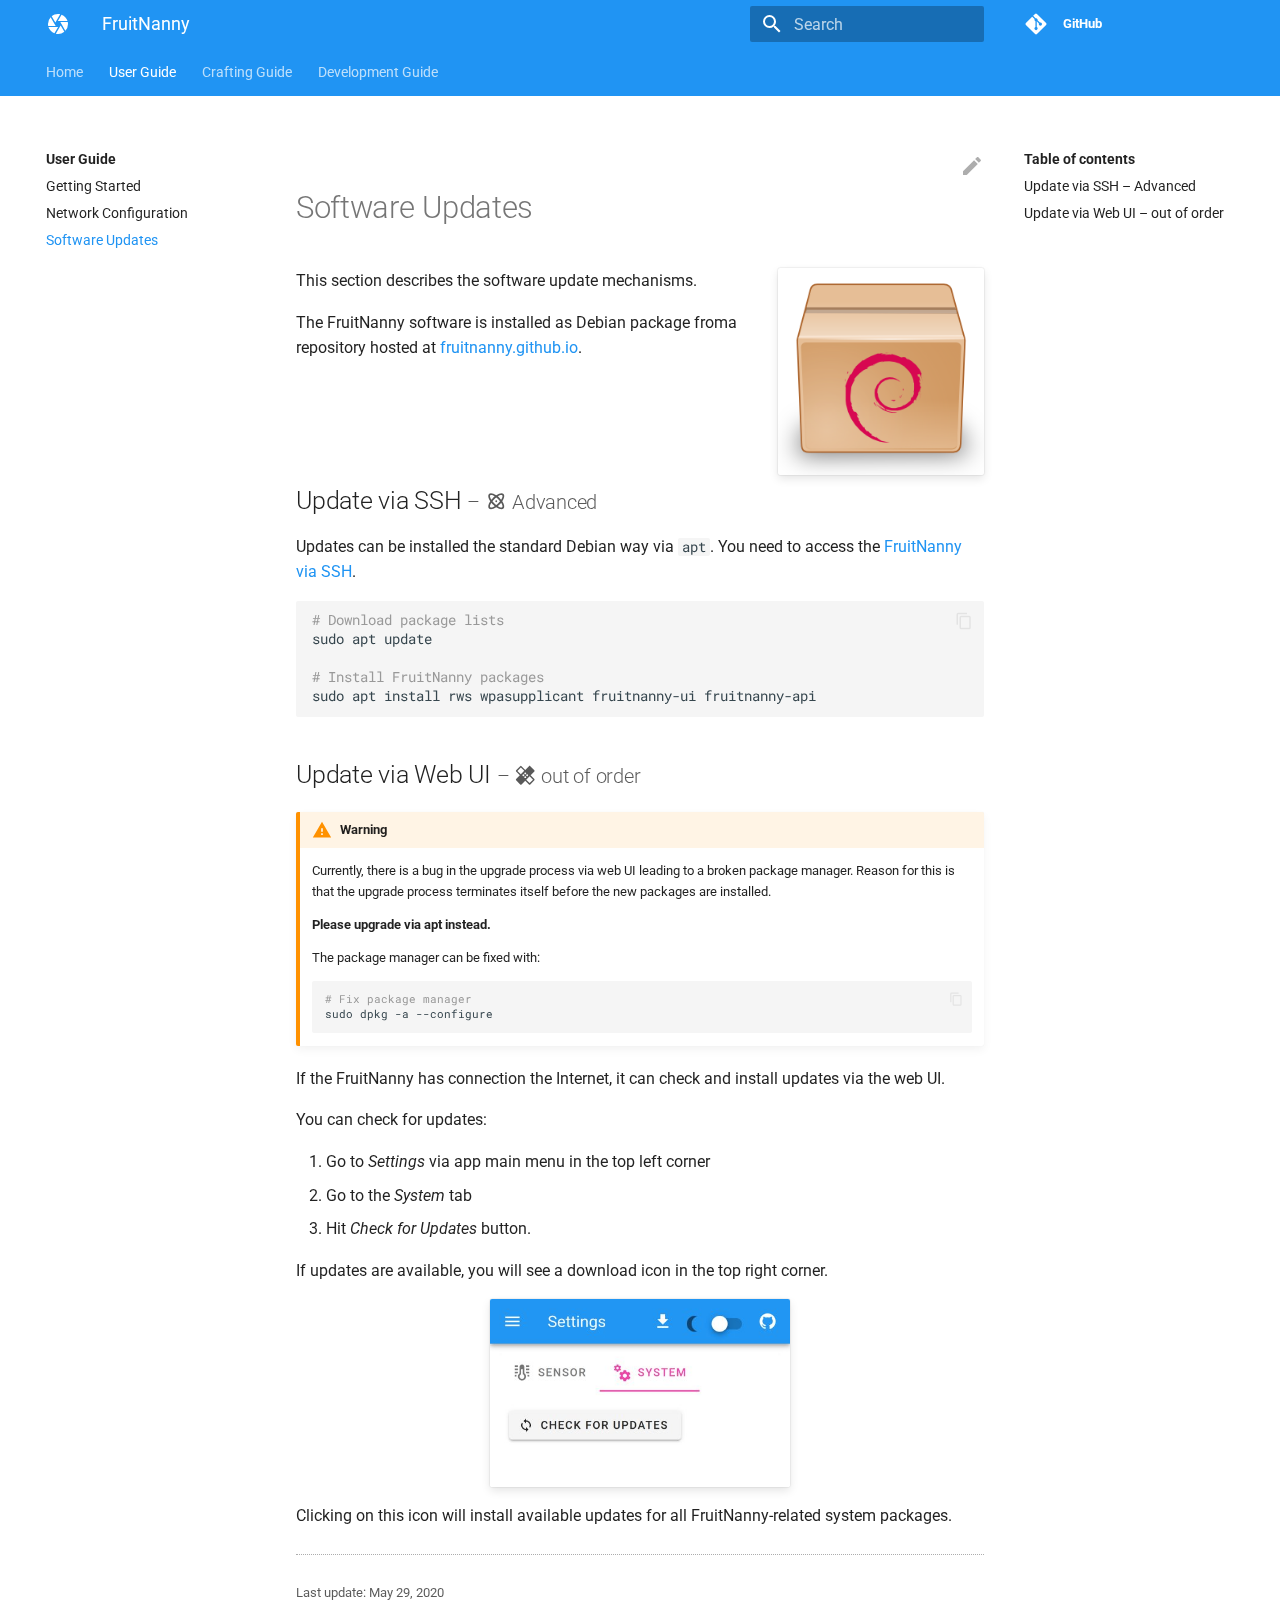
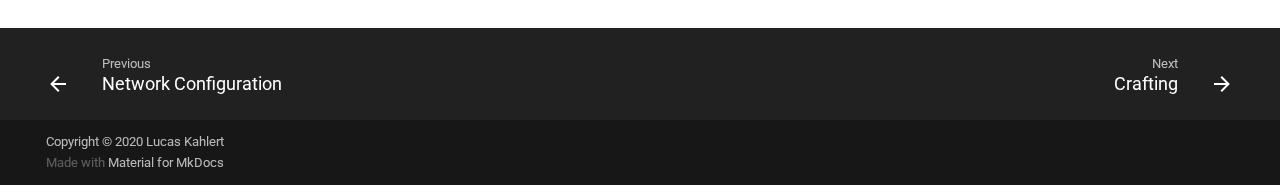
<file: user/updates/index.html>
<!doctype html>
<html lang="en" class="no-js">
  <head>
    
      <meta charset="utf-8">
      <meta name="viewport" content="width=device-width,initial-scale=1">
      
      
        <link rel="canonical" href="https://fruitnanny.github.io/user/updates/">
      
      
      <link rel="shortcut icon" href="../../images/favicon.png">
      <meta name="generator" content="mkdocs-1.1.2, mkdocs-material-5.3.0">
    
    
      
        <title>Software Updates</title>
      
    
    
      <link rel="stylesheet" href="../../assets/stylesheets/main.6e35a1a6.min.css">
      
        <link rel="stylesheet" href="../../assets/stylesheets/palette.a46bcfb3.min.css">
      
      
        
        
        <meta name="theme-color" content="#2196f3">
      
    
    
    
      
        <link href="https://fonts.gstatic.com" rel="preconnect" crossorigin>
        <link rel="stylesheet" href="https://fonts.googleapis.com/css?family=Roboto:300,400,400i,700%7CRoboto+Mono&display=fallback">
        <style>body,input{font-family:"Roboto",-apple-system,BlinkMacSystemFont,Helvetica,Arial,sans-serif}code,kbd,pre{font-family:"Roboto Mono",SFMono-Regular,Consolas,Menlo,monospace}</style>
      
    
    
    
      <link rel="stylesheet" href="../../css/extra.css">
    
    
      
    
    
  </head>
  
  
    
    
    
    <body dir="ltr" data-md-color-scheme="" data-md-color-primary="blue" data-md-color-accent="pink">
  
    
    <input class="md-toggle" data-md-toggle="drawer" type="checkbox" id="__drawer" autocomplete="off">
    <input class="md-toggle" data-md-toggle="search" type="checkbox" id="__search" autocomplete="off">
    <label class="md-overlay" for="__drawer"></label>
    <div data-md-component="skip">
      
        
        <a href="#update-via-ssh-advanced" class="md-skip">
          Skip to content
        </a>
      
    </div>
    <div data-md-component="announce">
      
    </div>
    
      <header class="md-header" data-md-component="header">
  <nav class="md-header-nav md-grid" aria-label="Header">
    <a href="https://fruitnanny.github.io/" title="FruitNanny" class="md-header-nav__button md-logo" aria-label="FruitNanny">
      
  
  <svg xmlns="http://www.w3.org/2000/svg" viewBox="0 0 24 24"><path d="M13.73 15l-3.9 6.76a9.984 9.984 0 008.49-2.01l-3.66-6.35M2.46 15c.92 2.92 3.15 5.26 5.99 6.34L12.12 15m-3.58-3l-3.9-6.75A9.855 9.855 0 002 12c0 .68.07 1.35.2 2h7.49m12.11-4h-7.49l.29.5 4.76 8.25A9.93 9.93 0 0022 12c0-.69-.07-1.36-.2-2m-.26-1c-.92-2.93-3.15-5.26-5.99-6.34L11.88 9M9.4 10.5l4.77-8.26C13.47 2.09 12.75 2 12 2c-2.4 0-4.6.84-6.32 2.25l3.66 6.35.06-.1z"/></svg>

    </a>
    <label class="md-header-nav__button md-icon" for="__drawer">
      <svg xmlns="http://www.w3.org/2000/svg" viewBox="0 0 24 24"><path d="M3 6h18v2H3V6m0 5h18v2H3v-2m0 5h18v2H3v-2z"/></svg>
    </label>
    <div class="md-header-nav__title" data-md-component="header-title">
      
        <div class="md-header-nav__ellipsis">
          <span class="md-header-nav__topic md-ellipsis">
            FruitNanny
          </span>
          <span class="md-header-nav__topic md-ellipsis">
            
              Software Updates
            
          </span>
        </div>
      
    </div>
    
      <label class="md-header-nav__button md-icon" for="__search">
        <svg xmlns="http://www.w3.org/2000/svg" viewBox="0 0 24 24"><path d="M9.5 3A6.5 6.5 0 0116 9.5c0 1.61-.59 3.09-1.56 4.23l.27.27h.79l5 5-1.5 1.5-5-5v-.79l-.27-.27A6.516 6.516 0 019.5 16 6.5 6.5 0 013 9.5 6.5 6.5 0 019.5 3m0 2C7 5 5 7 5 9.5S7 14 9.5 14 14 12 14 9.5 12 5 9.5 5z"/></svg>
      </label>
      
<div class="md-search" data-md-component="search" role="dialog">
  <label class="md-search__overlay" for="__search"></label>
  <div class="md-search__inner" role="search">
    <form class="md-search__form" name="search">
      <input type="text" class="md-search__input" name="query" aria-label="Search" placeholder="Search" autocapitalize="off" autocorrect="off" autocomplete="off" spellcheck="false" data-md-component="search-query" data-md-state="active">
      <label class="md-search__icon md-icon" for="__search">
        <svg xmlns="http://www.w3.org/2000/svg" viewBox="0 0 24 24"><path d="M9.5 3A6.5 6.5 0 0116 9.5c0 1.61-.59 3.09-1.56 4.23l.27.27h.79l5 5-1.5 1.5-5-5v-.79l-.27-.27A6.516 6.516 0 019.5 16 6.5 6.5 0 013 9.5 6.5 6.5 0 019.5 3m0 2C7 5 5 7 5 9.5S7 14 9.5 14 14 12 14 9.5 12 5 9.5 5z"/></svg>
        <svg xmlns="http://www.w3.org/2000/svg" viewBox="0 0 24 24"><path d="M20 11v2H8l5.5 5.5-1.42 1.42L4.16 12l7.92-7.92L13.5 5.5 8 11h12z"/></svg>
      </label>
      <button type="reset" class="md-search__icon md-icon" aria-label="Clear" data-md-component="search-reset" tabindex="-1">
        <svg xmlns="http://www.w3.org/2000/svg" viewBox="0 0 24 24"><path d="M19 6.41L17.59 5 12 10.59 6.41 5 5 6.41 10.59 12 5 17.59 6.41 19 12 13.41 17.59 19 19 17.59 13.41 12 19 6.41z"/></svg>
      </button>
    </form>
    <div class="md-search__output">
      <div class="md-search__scrollwrap" data-md-scrollfix>
        <div class="md-search-result" data-md-component="search-result">
          <div class="md-search-result__meta">
            Initializing search
          </div>
          <ol class="md-search-result__list"></ol>
        </div>
      </div>
    </div>
  </div>
</div>
    
    
      <div class="md-header-nav__source">
        
<a href="https://github.com/fruitnanny/fruitnanny.github.io/" title="Go to repository" class="md-source">
  <div class="md-source__icon md-icon">
    
    <svg xmlns="http://www.w3.org/2000/svg" viewBox="0 0 448 512"><path d="M439.55 236.05L244 40.45a28.87 28.87 0 00-40.81 0l-40.66 40.63 51.52 51.52c27.06-9.14 52.68 16.77 43.39 43.68l49.66 49.66c34.23-11.8 61.18 31 35.47 56.69-26.49 26.49-70.21-2.87-56-37.34L240.22 199v121.85c25.3 12.54 22.26 41.85 9.08 55a34.34 34.34 0 01-48.55 0c-17.57-17.6-11.07-46.91 11.25-56v-123c-20.8-8.51-24.6-30.74-18.64-45L142.57 101 8.45 235.14a28.86 28.86 0 000 40.81l195.61 195.6a28.86 28.86 0 0040.8 0l194.69-194.69a28.86 28.86 0 000-40.81z"/></svg>
  </div>
  <div class="md-source__repository">
    GitHub
  </div>
</a>
      </div>
    
  </nav>
</header>
    
    <div class="md-container" data-md-component="container">
      
        
      
      
        
          

  

<nav class="md-tabs md-tabs--active" aria-label="Tabs" data-md-component="tabs">
  <div class="md-tabs__inner md-grid">
    <ul class="md-tabs__list">
      
        
  <li class="md-tabs__item">
    
      <a href="../.." class="md-tabs__link">
        Home
      </a>
    
  </li>

      
        
  
  
    <li class="md-tabs__item">
      
        <a href="../getting-started/" class="md-tabs__link md-tabs__link--active">
          User Guide
        </a>
      
    </li>
  

      
        
  
  
    <li class="md-tabs__item">
      
        <a href="../../crafting/" class="md-tabs__link">
          Crafting Guide
        </a>
      
    </li>
  

      
        
  
  
    <li class="md-tabs__item">
      
        <a href="../../development/architecture/" class="md-tabs__link">
          Development Guide
        </a>
      
    </li>
  

      
    </ul>
  </div>
</nav>
        
      
      <main class="md-main" data-md-component="main">
        <div class="md-main__inner md-grid">
          
            
              <div class="md-sidebar md-sidebar--primary" data-md-component="navigation">
                <div class="md-sidebar__scrollwrap">
                  <div class="md-sidebar__inner">
                    <nav class="md-nav md-nav--primary" aria-label="Navigation" data-md-level="0">
  <label class="md-nav__title" for="__drawer">
    <a href="https://fruitnanny.github.io/" title="FruitNanny" class="md-nav__button md-logo" aria-label="FruitNanny">
      
  
  <svg xmlns="http://www.w3.org/2000/svg" viewBox="0 0 24 24"><path d="M13.73 15l-3.9 6.76a9.984 9.984 0 008.49-2.01l-3.66-6.35M2.46 15c.92 2.92 3.15 5.26 5.99 6.34L12.12 15m-3.58-3l-3.9-6.75A9.855 9.855 0 002 12c0 .68.07 1.35.2 2h7.49m12.11-4h-7.49l.29.5 4.76 8.25A9.93 9.93 0 0022 12c0-.69-.07-1.36-.2-2m-.26-1c-.92-2.93-3.15-5.26-5.99-6.34L11.88 9M9.4 10.5l4.77-8.26C13.47 2.09 12.75 2 12 2c-2.4 0-4.6.84-6.32 2.25l3.66 6.35.06-.1z"/></svg>

    </a>
    FruitNanny
  </label>
  
    <div class="md-nav__source">
      
<a href="https://github.com/fruitnanny/fruitnanny.github.io/" title="Go to repository" class="md-source">
  <div class="md-source__icon md-icon">
    
    <svg xmlns="http://www.w3.org/2000/svg" viewBox="0 0 448 512"><path d="M439.55 236.05L244 40.45a28.87 28.87 0 00-40.81 0l-40.66 40.63 51.52 51.52c27.06-9.14 52.68 16.77 43.39 43.68l49.66 49.66c34.23-11.8 61.18 31 35.47 56.69-26.49 26.49-70.21-2.87-56-37.34L240.22 199v121.85c25.3 12.54 22.26 41.85 9.08 55a34.34 34.34 0 01-48.55 0c-17.57-17.6-11.07-46.91 11.25-56v-123c-20.8-8.51-24.6-30.74-18.64-45L142.57 101 8.45 235.14a28.86 28.86 0 000 40.81l195.61 195.6a28.86 28.86 0 0040.8 0l194.69-194.69a28.86 28.86 0 000-40.81z"/></svg>
  </div>
  <div class="md-source__repository">
    GitHub
  </div>
</a>
    </div>
  
  <ul class="md-nav__list" data-md-scrollfix>
    
      
      
      


  <li class="md-nav__item">
    <a href="../.." title="Home" class="md-nav__link">
      Home
    </a>
  </li>

    
      
      
      

  


  <li class="md-nav__item md-nav__item--active md-nav__item--nested">
    
      <input class="md-nav__toggle md-toggle" data-md-toggle="nav-2" type="checkbox" id="nav-2" checked>
    
    <label class="md-nav__link" for="nav-2">
      User Guide
      <span class="md-nav__icon md-icon">
        <svg xmlns="http://www.w3.org/2000/svg" viewBox="0 0 24 24"><path d="M8.59 16.58L13.17 12 8.59 7.41 10 6l6 6-6 6-1.41-1.42z"/></svg>
      </span>
    </label>
    <nav class="md-nav" aria-label="User Guide" data-md-level="1">
      <label class="md-nav__title" for="nav-2">
        <span class="md-nav__icon md-icon">
          <svg xmlns="http://www.w3.org/2000/svg" viewBox="0 0 24 24"><path d="M20 11v2H8l5.5 5.5-1.42 1.42L4.16 12l7.92-7.92L13.5 5.5 8 11h12z"/></svg>
        </span>
        User Guide
      </label>
      <ul class="md-nav__list" data-md-scrollfix>
        
        
          
          
          


  <li class="md-nav__item">
    <a href="../getting-started/" title="Getting Started" class="md-nav__link">
      Getting Started
    </a>
  </li>

        
          
          
          


  <li class="md-nav__item">
    <a href="../network/" title="Network Configuration" class="md-nav__link">
      Network Configuration
    </a>
  </li>

        
          
          
          

  


  <li class="md-nav__item md-nav__item--active">
    
    <input class="md-nav__toggle md-toggle" data-md-toggle="toc" type="checkbox" id="__toc">
    
    
      <label class="md-nav__link md-nav__link--active" for="__toc">
        Software Updates
        <span class="md-nav__icon md-icon">
          <svg xmlns="http://www.w3.org/2000/svg" viewBox="0 0 24 24"><path d="M3 9h14V7H3v2m0 4h14v-2H3v2m0 4h14v-2H3v2m16 0h2v-2h-2v2m0-10v2h2V7h-2m0 6h2v-2h-2v2z"/></svg>
        </span>
      </label>
    
    <a href="./" title="Software Updates" class="md-nav__link md-nav__link--active">
      Software Updates
    </a>
    
      
<nav class="md-nav md-nav--secondary" aria-label="Table of contents">
  
  
  
    <label class="md-nav__title" for="__toc">
      <span class="md-nav__icon md-icon">
        <svg xmlns="http://www.w3.org/2000/svg" viewBox="0 0 24 24"><path d="M20 11v2H8l5.5 5.5-1.42 1.42L4.16 12l7.92-7.92L13.5 5.5 8 11h12z"/></svg>
      </span>
      Table of contents
    </label>
    <ul class="md-nav__list" data-md-scrollfix>
      
        <li class="md-nav__item">
  <a href="#update-via-ssh-advanced" class="md-nav__link">
    Update via SSH –  Advanced
  </a>
  
</li>
      
        <li class="md-nav__item">
  <a href="#update-via-web-ui-out-of-order" class="md-nav__link">
    Update via Web UI –  out of order
  </a>
  
</li>
      
    </ul>
  
</nav>
    
  </li>

        
      </ul>
    </nav>
  </li>

    
      
      
      


  <li class="md-nav__item md-nav__item--nested">
    
      <input class="md-nav__toggle md-toggle" data-md-toggle="nav-3" type="checkbox" id="nav-3">
    
    <label class="md-nav__link" for="nav-3">
      Crafting Guide
      <span class="md-nav__icon md-icon">
        <svg xmlns="http://www.w3.org/2000/svg" viewBox="0 0 24 24"><path d="M8.59 16.58L13.17 12 8.59 7.41 10 6l6 6-6 6-1.41-1.42z"/></svg>
      </span>
    </label>
    <nav class="md-nav" aria-label="Crafting Guide" data-md-level="1">
      <label class="md-nav__title" for="nav-3">
        <span class="md-nav__icon md-icon">
          <svg xmlns="http://www.w3.org/2000/svg" viewBox="0 0 24 24"><path d="M20 11v2H8l5.5 5.5-1.42 1.42L4.16 12l7.92-7.92L13.5 5.5 8 11h12z"/></svg>
        </span>
        Crafting Guide
      </label>
      <ul class="md-nav__list" data-md-scrollfix>
        
        
          
          
          


  <li class="md-nav__item">
    <a href="../../crafting/" title="Crafting" class="md-nav__link">
      Crafting
    </a>
  </li>

        
          
          
          


  <li class="md-nav__item">
    <a href="../../setup/" title="Rasberry Pi Setup" class="md-nav__link">
      Rasberry Pi Setup
    </a>
  </li>

        
      </ul>
    </nav>
  </li>

    
      
      
      


  <li class="md-nav__item md-nav__item--nested">
    
      <input class="md-nav__toggle md-toggle" data-md-toggle="nav-4" type="checkbox" id="nav-4">
    
    <label class="md-nav__link" for="nav-4">
      Development Guide
      <span class="md-nav__icon md-icon">
        <svg xmlns="http://www.w3.org/2000/svg" viewBox="0 0 24 24"><path d="M8.59 16.58L13.17 12 8.59 7.41 10 6l6 6-6 6-1.41-1.42z"/></svg>
      </span>
    </label>
    <nav class="md-nav" aria-label="Development Guide" data-md-level="1">
      <label class="md-nav__title" for="nav-4">
        <span class="md-nav__icon md-icon">
          <svg xmlns="http://www.w3.org/2000/svg" viewBox="0 0 24 24"><path d="M20 11v2H8l5.5 5.5-1.42 1.42L4.16 12l7.92-7.92L13.5 5.5 8 11h12z"/></svg>
        </span>
        Development Guide
      </label>
      <ul class="md-nav__list" data-md-scrollfix>
        
        
          
          
          


  <li class="md-nav__item">
    <a href="../../development/architecture/" title="Architecture" class="md-nav__link">
      Architecture
    </a>
  </li>

        
          
          
          


  <li class="md-nav__item">
    <a href="../../development/api/" title="API" class="md-nav__link">
      API
    </a>
  </li>

        
          
          
          


  <li class="md-nav__item">
    <a href="../../development/ui/" title="Web Interface" class="md-nav__link">
      Web Interface
    </a>
  </li>

        
      </ul>
    </nav>
  </li>

    
  </ul>
</nav>
                  </div>
                </div>
              </div>
            
            
              <div class="md-sidebar md-sidebar--secondary" data-md-component="toc">
                <div class="md-sidebar__scrollwrap">
                  <div class="md-sidebar__inner">
                    
<nav class="md-nav md-nav--secondary" aria-label="Table of contents">
  
  
  
    <label class="md-nav__title" for="__toc">
      <span class="md-nav__icon md-icon">
        <svg xmlns="http://www.w3.org/2000/svg" viewBox="0 0 24 24"><path d="M20 11v2H8l5.5 5.5-1.42 1.42L4.16 12l7.92-7.92L13.5 5.5 8 11h12z"/></svg>
      </span>
      Table of contents
    </label>
    <ul class="md-nav__list" data-md-scrollfix>
      
        <li class="md-nav__item">
  <a href="#update-via-ssh-advanced" class="md-nav__link">
    Update via SSH –  Advanced
  </a>
  
</li>
      
        <li class="md-nav__item">
  <a href="#update-via-web-ui-out-of-order" class="md-nav__link">
    Update via Web UI –  out of order
  </a>
  
</li>
      
    </ul>
  
</nav>
                  </div>
                </div>
              </div>
            
          
          <div class="md-content">
            <article class="md-content__inner md-typeset">
              
                
                  <a href="https://github.com/fruitnanny/fruitnanny.github.io/edit/source/docs/user/updates.md" title="Edit this page" class="md-content__button md-icon">
                    <svg xmlns="http://www.w3.org/2000/svg" viewBox="0 0 24 24"><path d="M20.71 7.04c.39-.39.39-1.04 0-1.41l-2.34-2.34c-.37-.39-1.02-.39-1.41 0l-1.84 1.83 3.75 3.75M3 17.25V21h3.75L17.81 9.93l-3.75-3.75L3 17.25z"/></svg>
                  </a>
                
                
                  
                
                
                  <h1>Software Updates</h1>
                
                <p><img alt="Debian Package" src="../../images/deb-package.png" class="float-right"></p>
<p>This section describes the software update mechanisms.</p>
<p>The FruitNanny software is installed as Debian package froma repository hosted
at <a href="http://fruitnanny.github.io/">fruitnanny.github.io</a>.</p>
<h2 id="update-via-ssh-advanced">Update via SSH <small>– <span class="twemoji"><svg xmlns="http://www.w3.org/2000/svg" viewBox="0 0 24 24"><path d="M12 11a1 1 0 011 1 1 1 0 01-1 1 1 1 0 01-1-1 1 1 0 011-1M4.22 4.22C5.65 2.79 8.75 3.43 12 5.56c3.25-2.13 6.35-2.77 7.78-1.34 1.43 1.43.79 4.53-1.34 7.78 2.13 3.25 2.77 6.35 1.34 7.78-1.43 1.43-4.53.79-7.78-1.34-3.25 2.13-6.35 2.77-7.78 1.34-1.43-1.43-.79-4.53 1.34-7.78-2.13-3.25-2.77-6.35-1.34-7.78m11.32 4.24c.61.62 1.17 1.25 1.69 1.88 1.38-2.13 1.88-3.96 1.13-4.7-.74-.75-2.57-.25-4.7 1.13.63.52 1.26 1.08 1.88 1.69m-7.08 7.08c-.61-.62-1.17-1.25-1.69-1.88-1.38 2.13-1.88 3.96-1.13 4.7.74.75 2.57.25 4.7-1.13-.63-.52-1.26-1.08-1.88-1.69m-2.82-9.9c-.75.74-.25 2.57 1.13 4.7.52-.63 1.08-1.26 1.69-1.88.62-.61 1.25-1.17 1.88-1.69-2.13-1.38-3.96-1.88-4.7-1.13m4.24 8.48c.7.7 1.42 1.34 2.12 1.91.7-.57 1.42-1.21 2.12-1.91.7-.7 1.34-1.42 1.91-2.12-.57-.7-1.21-1.42-1.91-2.12-.7-.7-1.42-1.34-2.12-1.91-.7.57-1.42 1.21-2.12 1.91-.7.7-1.34 1.42-1.91 2.12.57.7 1.21 1.42 1.91 2.12m8.48 4.24c.75-.74.25-2.57-1.13-4.7-.52.63-1.08 1.26-1.69 1.88-.62.61-1.25 1.17-1.88 1.69 2.13 1.38 3.96 1.88 4.7 1.13z"/></svg></span> Advanced</small><a class="headerlink" href="#update-via-ssh-advanced" title="Permanent link">&para;</a></h2>
<p>Updates can be installed the standard Debian way via <code>apt</code>. You need to access
the <a href="../network/#ssh-access-advanced">FruitNanny via SSH</a>.</p>
<div class="highlight"><pre><span></span><code><span class="c1"># Download package lists</span>
sudo apt update

<span class="c1"># Install FruitNanny packages</span>
sudo apt install rws wpasupplicant fruitnanny-ui fruitnanny-api
</code></pre></div>

<h2 id="update-via-web-ui-out-of-order">Update via Web UI <small>– <span class="twemoji"><svg xmlns="http://www.w3.org/2000/svg" viewBox="0 0 24 24"><path d="M17.73 12l3.98-3.96c.39-.39.39-1.04 0-1.41l-4.34-4.34c-.37-.39-1.02-.39-1.41 0L12 6.27 8 2.29a1.001 1.001 0 00-1.41 0L2.25 6.63c-.39.37-.39 1.02 0 1.41L6.23 12l-3.98 4c-.39.39-.39 1 0 1.41l4.34 4.34c.41.39 1.02.39 1.41 0l4-3.98 3.96 3.98c.2.2.45.29.71.29.26 0 .51-.1.71-.29l4.34-4.34c.39-.41.39-1.02 0-1.41l-3.99-4M12 9a1 1 0 011 1 1 1 0 01-1 1 1 1 0 01-1-1 1 1 0 011-1m-4.71 1.96L3.66 7.34l3.63-3.63 3.62 3.62-3.62 3.63M10 13a1 1 0 01-1-1 1 1 0 011-1 1 1 0 011 1 1 1 0 01-1 1m2 2a1 1 0 01-1-1 1 1 0 011-1 1 1 0 011 1 1 1 0 01-1 1m2-4a1 1 0 011 1 1 1 0 01-1 1 1 1 0 01-1-1 1 1 0 011-1m2.66 9.34l-3.63-3.62 3.63-3.63 3.62 3.62-3.62 3.63z"/></svg></span> out of order</small><a class="headerlink" href="#update-via-web-ui-out-of-order" title="Permanent link">&para;</a></h2>
<div class="admonition warning">
<p class="admonition-title">Warning</p>
<p>Currently, there is a bug in the upgrade process via web UI leading to a
broken package manager. Reason for this is that the upgrade process
terminates itself before the new packages are installed.</p>
<p><strong>Please upgrade via apt instead.</strong></p>
<p>The package manager can be fixed with:</p>
<div class="highlight"><pre><span></span><code><span class="c1"># Fix package manager</span>
sudo dpkg -a --configure
</code></pre></div>

</div>
<p>If the FruitNanny has connection the Internet, it can check and install
updates via the web UI.</p>
<p>You can check for updates:</p>
<ol>
<li>Go to <em>Settings</em> via app main menu in the top left corner</li>
<li>Go to the <em>System</em> tab</li>
<li>Hit <em>Check for Updates</em> button.</li>
</ol>
<p>If updates are available, you will see a download icon in the top right
corner.</p>
<p><img alt="Updates available" src="../../images/updates.jpeg" style="max-width: 300px;"></p>
<p>Clicking on this icon will install available updates for all
FruitNanny-related system packages.</p>
                
                  
                    

<hr>
<div class="md-source-date">
  <small>
    
      Last update: May 29, 2020
    
  </small>
</div>
                  
                
              
              
                


              
            </article>
          </div>
        </div>
      </main>
      
        
<footer class="md-footer">
  
    <div class="md-footer-nav">
      <nav class="md-footer-nav__inner md-grid" aria-label="Footer">
        
          <a href="../network/" title="Network Configuration" class="md-footer-nav__link md-footer-nav__link--prev" rel="prev">
            <div class="md-footer-nav__button md-icon">
              <svg xmlns="http://www.w3.org/2000/svg" viewBox="0 0 24 24"><path d="M20 11v2H8l5.5 5.5-1.42 1.42L4.16 12l7.92-7.92L13.5 5.5 8 11h12z"/></svg>
            </div>
            <div class="md-footer-nav__title">
              <div class="md-ellipsis">
                <span class="md-footer-nav__direction">
                  Previous
                </span>
                Network Configuration
              </div>
            </div>
          </a>
        
        
          <a href="../../crafting/" title="Crafting" class="md-footer-nav__link md-footer-nav__link--next" rel="next">
            <div class="md-footer-nav__title">
              <div class="md-ellipsis">
                <span class="md-footer-nav__direction">
                  Next
                </span>
                Crafting
              </div>
            </div>
            <div class="md-footer-nav__button md-icon">
              <svg xmlns="http://www.w3.org/2000/svg" viewBox="0 0 24 24"><path d="M4 11v2h12l-5.5 5.5 1.42 1.42L19.84 12l-7.92-7.92L10.5 5.5 16 11H4z"/></svg>
            </div>
          </a>
        
      </nav>
    </div>
  
  <div class="md-footer-meta md-typeset">
    <div class="md-footer-meta__inner md-grid">
      <div class="md-footer-copyright">
        
          <div class="md-footer-copyright__highlight">
            Copyright © 2020 Lucas Kahlert
          </div>
        
        Made with
        <a href="https://squidfunk.github.io/mkdocs-material/" target="_blank" rel="noopener">
          Material for MkDocs
        </a>
      </div>
      
    </div>
  </div>
</footer>
      
    </div>
    
      <script src="../../assets/javascripts/vendor.d710d30a.min.js"></script>
      <script src="../../assets/javascripts/bundle.a14cc5fd.min.js"></script><script id="__lang" type="application/json">{"clipboard.copy": "Copy to clipboard", "clipboard.copied": "Copied to clipboard", "search.config.lang": "en", "search.config.pipeline": "trimmer, stopWordFilter", "search.config.separator": "[\\s\\-]+", "search.result.placeholder": "Type to start searching", "search.result.none": "No matching documents", "search.result.one": "1 matching document", "search.result.other": "# matching documents"}</script>
      
      <script>
        app = initialize({
          base: "../..",
          features: ["tabs"],
          search: Object.assign({
            worker: "../../assets/javascripts/worker/search.7a2ea5ba.min.js"
          }, typeof search !== "undefined" && search)
        })
      </script>
      
    
  </body>
</html>
</file>
<file: css/extra.css>
/* Clear floating elements for each headline */
h1, h2, h3, h4, h5, h6 {
	clear: both;
}

/* Elevate images and rounded corners */
img {
	box-shadow: 0 .2rem .5rem rgba(0,0,0,.1),0 0 .1rem rgba(0,0,0,.2);
	border-radius: 0.1rem;
}

/* Center all images inside content block */
.md-content img {
	display: block;
	margin-left: auto;
	margin-right: auto;

}

img.float-right {
	width: 30%;
	float: right;
	margin-left: 1rem;
}

svg.icon-image {
	max-width: 10rem;
	display: block;
}

td.supported {
	color: #8BC34A;
}

td.partially-supported {
	color: #FFC107;
}

td.not-supported {
	color: #E91E63;
}
</file>
<file: assets/stylesheets/main.6e35a1a6.min.css>
html{box-sizing:border-box}*,*::before,*::after{box-sizing:inherit}html{-webkit-text-size-adjust:none;-moz-text-size-adjust:none;-ms-text-size-adjust:none;text-size-adjust:none}body{margin:0}hr{box-sizing:content-box;overflow:visible}a,button,label,input{-webkit-tap-highlight-color:transparent}a{color:inherit;text-decoration:none}small{font-size:80%}sub,sup{position:relative;font-size:80%;line-height:0;vertical-align:baseline}sub{bottom:-0.25em}sup{top:-0.5em}img{border-style:none}table{border-collapse:separate;border-spacing:0}td,th{font-weight:normal;vertical-align:top}button{margin:0;padding:0;font-size:inherit;background:transparent;border:0}input{border:0;outline:0}:root{--md-default-fg-color: hsla(0, 0%, 0%, 0.87);--md-default-fg-color--light: hsla(0, 0%, 0%, 0.54);--md-default-fg-color--lighter: hsla(0, 0%, 0%, 0.32);--md-default-fg-color--lightest: hsla(0, 0%, 0%, 0.07);--md-default-bg-color: hsla(0, 0%, 100%, 1);--md-default-bg-color--light: hsla(0, 0%, 100%, 0.7);--md-default-bg-color--lighter: hsla(0, 0%, 100%, 0.3);--md-default-bg-color--lightest: hsla(0, 0%, 100%, 0.12);--md-primary-fg-color: hsla(231, 48%, 48%, 1);--md-primary-fg-color--light: hsla(230, 44%, 64%, 1);--md-primary-fg-color--dark: hsla(232, 54%, 41%, 1);--md-primary-bg-color: hsla(0, 0%, 100%, 1);--md-primary-bg-color--light: hsla(0, 0%, 100%, 0.7);--md-accent-fg-color: hsla(231, 99%, 66%, 1);--md-accent-fg-color--transparent: hsla(231, 99%, 66%, 0.1);--md-accent-bg-color: hsla(0, 0%, 100%, 1);--md-accent-bg-color--light: hsla(0, 0%, 100%, 0.7)}:root>*{--md-code-bg-color: hsla(0, 0%, 96%, 1);--md-code-fg-color: hsla(200, 18%, 26%, 1);--md-text-color: var(--md-default-fg-color);--md-text-link-color: var(--md-primary-fg-color);--md-admonition-bg-color: var(--md-default-bg-color);--md-admonition-fg-color: var(--md-default-fg-color);--md-footer-bg-color: hsla(0, 0%, 0%, 0.87);--md-footer-bg-color--dark: hsla(0, 0%, 0%, 0.32);--md-footer-fg-color: hsla(0, 0%, 100%, 1);--md-footer-fg-color--light: hsla(0, 0%, 100%, 0.7);--md-footer-fg-color--lighter: hsla(0, 0%, 100%, 0.3)}.md-icon svg{display:block;width:1.2rem;height:1.2rem;margin:0 auto;fill:currentColor}body{-webkit-font-smoothing:antialiased;-moz-osx-font-smoothing:grayscale}body,input{color:var(--md-text-color);font-feature-settings:"kern","liga";font-family:-apple-system,BlinkMacSystemFont,Helvetica,Arial,sans-serif}code,pre,kbd{color:var(--md-text-color);font-feature-settings:"kern";font-family:SFMono-Regular,Consolas,Menlo,monospace}.md-typeset{font-size:.8rem;line-height:1.6;-webkit-print-color-adjust:exact;color-adjust:exact}.md-typeset p,.md-typeset ul,.md-typeset ol,.md-typeset blockquote{margin:1em 0}.md-typeset h1{margin:0 0 2rem;color:var(--md-default-fg-color--light);font-weight:300;font-size:1.5625rem;line-height:1.3;letter-spacing:-0.01em}.md-typeset h2{margin:2rem 0 .8rem;font-weight:300;font-size:1.25rem;line-height:1.4;letter-spacing:-0.01em}.md-typeset h3{margin:1.6rem 0 .8rem;font-weight:400;font-size:1rem;line-height:1.5;letter-spacing:-0.01em}.md-typeset h2+h3{margin-top:.8rem}.md-typeset h4{margin:.8rem 0;font-weight:700;font-size:.8rem;letter-spacing:-0.01em}.md-typeset h5,.md-typeset h6{margin:.8rem 0;color:var(--md-default-fg-color--light);font-weight:700;font-size:.64rem;letter-spacing:-0.01em}.md-typeset h5{text-transform:uppercase}.md-typeset hr{margin:1.5em 0;border-bottom:.05rem dotted var(--md-default-fg-color--lighter)}.md-typeset a{color:var(--md-text-link-color);word-break:break-word}.md-typeset a,.md-typeset a::before{transition:color 125ms}.md-typeset a:focus,.md-typeset a:hover{color:var(--md-accent-fg-color)}.md-typeset code,.md-typeset pre,.md-typeset kbd{color:var(--md-code-fg-color);direction:ltr}@media print{.md-typeset code,.md-typeset pre,.md-typeset kbd{white-space:pre-wrap}}.md-typeset code{padding:0 .2941176471em;font-size:.85em;word-break:break-word;background-color:var(--md-code-bg-color);border-radius:.1rem;-webkit-box-decoration-break:clone;box-decoration-break:clone}.md-typeset h1 code,.md-typeset h2 code,.md-typeset h3 code,.md-typeset h4 code,.md-typeset h5 code,.md-typeset h6 code{margin:initial;padding:initial;background-color:transparent;box-shadow:none}.md-typeset a>code{color:currentColor}.md-typeset pre{position:relative;margin:1em 0;line-height:1.4}.md-typeset pre>code{display:block;margin:0;padding:.525rem 1.1764705882em;overflow:auto;word-break:normal;box-shadow:none;-webkit-box-decoration-break:slice;box-decoration-break:slice;touch-action:auto;scrollbar-width:thin;scrollbar-color:var(--md-default-fg-color--lighter) transparent}.md-typeset pre>code:hover{scrollbar-color:var(--md-accent-fg-color) transparent}.md-typeset pre>code::-webkit-scrollbar{width:.2rem;height:.2rem}.md-typeset pre>code::-webkit-scrollbar-thumb{background-color:var(--md-default-fg-color--lighter)}.md-typeset pre>code::-webkit-scrollbar-thumb:hover{background-color:var(--md-accent-fg-color)}@media screen and (max-width: 44.9375em){.md-typeset>pre{margin:1em -0.8rem}.md-typeset>pre code{border-radius:0}}.md-typeset kbd{display:inline-block;padding:0 .6666666667em;font-size:.75em;line-height:1.5;vertical-align:text-top;word-break:break-word;border-radius:.1rem;box-shadow:0 .1rem 0 .05rem var(--md-default-fg-color--lighter),0 .1rem 0 var(--md-default-fg-color--lighter),inset 0 -0.1rem .2rem var(--md-default-bg-color)}.md-typeset mark{padding:0 .25em;word-break:break-word;background-color:rgba(255,235,59,.5);border-radius:.1rem;-webkit-box-decoration-break:clone;box-decoration-break:clone}.md-typeset abbr{text-decoration:none;border-bottom:.05rem dotted var(--md-default-fg-color--light);cursor:help}.md-typeset small{opacity:.75}.md-typeset sup,.md-typeset sub{margin-left:.078125em}[dir=rtl] .md-typeset sup,[dir=rtl] .md-typeset sub{margin-right:.078125em;margin-left:initial}.md-typeset blockquote{padding-left:.6rem;color:var(--md-default-fg-color--light);border-left:.2rem solid var(--md-default-fg-color--lighter)}[dir=rtl] .md-typeset blockquote{padding-right:.6rem;padding-left:initial;border-right:.2rem solid var(--md-default-fg-color--lighter);border-left:initial}.md-typeset ul{list-style-type:disc}.md-typeset ul,.md-typeset ol{margin-left:.625em;padding:0}[dir=rtl] .md-typeset ul,[dir=rtl] .md-typeset ol{margin-right:.625em;margin-left:initial}.md-typeset ul ol,.md-typeset ol ol{list-style-type:lower-alpha}.md-typeset ul ol ol,.md-typeset ol ol ol{list-style-type:lower-roman}.md-typeset ul li,.md-typeset ol li{margin-bottom:.5em;margin-left:1.25em}[dir=rtl] .md-typeset ul li,[dir=rtl] .md-typeset ol li{margin-right:1.25em;margin-left:initial}.md-typeset ul li p,.md-typeset ul li blockquote,.md-typeset ol li p,.md-typeset ol li blockquote{margin:.5em 0}.md-typeset ul li:last-child,.md-typeset ol li:last-child{margin-bottom:0}.md-typeset ul li ul,.md-typeset ul li ol,.md-typeset ol li ul,.md-typeset ol li ol{margin:.5em 0 .5em .625em}[dir=rtl] .md-typeset ul li ul,[dir=rtl] .md-typeset ul li ol,[dir=rtl] .md-typeset ol li ul,[dir=rtl] .md-typeset ol li ol{margin-right:.625em;margin-left:initial}.md-typeset dd{margin:1em 0 1em 1.875em}[dir=rtl] .md-typeset dd{margin-right:1.875em;margin-left:initial}.md-typeset img,.md-typeset svg{max-width:100%;height:auto}.md-typeset iframe{max-width:100%}.md-typeset table:not([class]){display:inline-block;max-width:100%;overflow:auto;font-size:.64rem;background:var(--md-default-bg-color);border-radius:.1rem;box-shadow:0 .2rem .5rem rgba(0,0,0,.05),0 0 .05rem rgba(0,0,0,.1);touch-action:auto}.md-typeset table:not([class])+*{margin-top:1.5em}.md-typeset table:not([class]) th:not([align]),.md-typeset table:not([class]) td:not([align]){text-align:left}[dir=rtl] .md-typeset table:not([class]) th:not([align]),[dir=rtl] .md-typeset table:not([class]) td:not([align]){text-align:right}.md-typeset table:not([class]) th{min-width:5rem;padding:.6rem .8rem;color:var(--md-default-bg-color);vertical-align:top;background-color:var(--md-default-fg-color--light)}.md-typeset table:not([class]) th a{color:inherit}.md-typeset table:not([class]) td{padding:.6rem .8rem;vertical-align:top;border-top:.05rem solid var(--md-default-fg-color--lightest)}.md-typeset table:not([class]) tr{transition:background-color 125ms}.md-typeset table:not([class]) tr:hover{background-color:rgba(0,0,0,.035);box-shadow:0 .05rem 0 var(--md-default-bg-color) inset}.md-typeset table:not([class]) tr:first-child td{border-top:0}.md-typeset table:not([class]) a{word-break:normal}.md-typeset__scrollwrap{margin:1em -0.8rem;overflow-x:auto;touch-action:auto}.md-typeset__table{display:inline-block;margin-bottom:.5em;padding:0 .8rem}.md-typeset__table table{display:table;width:100%;margin:0;overflow:hidden}html{height:100%;overflow-x:hidden;font-size:125%}@media screen and (min-width: 100em){html{font-size:137.5%}}@media screen and (min-width: 125em){html{font-size:150%}}body{position:relative;display:flex;flex-direction:column;width:100%;min-height:100%;font-size:.5rem;background-color:var(--md-default-bg-color)}@media screen and (max-width: 59.9375em){body[data-md-state=lock]{position:fixed}}@media print{body{display:block}}hr{display:block;height:.05rem;padding:0;border:0}.md-grid{max-width:61rem;margin-right:auto;margin-left:auto}.md-container{display:flex;flex-direction:column;flex-grow:1}@media print{.md-container{display:block}}.md-main{flex-grow:1}.md-main__inner{display:flex;height:100%;margin-top:1.5rem}.md-ellipsis{display:block;overflow:hidden;white-space:nowrap;text-overflow:ellipsis}.md-toggle{display:none}.md-overlay{position:fixed;top:0;z-index:3;width:0;height:0;background-color:rgba(0,0,0,.54);opacity:0;transition:width 0ms 250ms,height 0ms 250ms,opacity 250ms}@media screen and (max-width: 76.1875em){[data-md-toggle=drawer]:checked~.md-overlay{width:100%;height:100%;opacity:1;transition:width 0ms,height 0ms,opacity 250ms}}.md-skip{position:fixed;z-index:-1;margin:.5rem;padding:.3rem .5rem;color:var(--md-default-bg-color);font-size:.64rem;background-color:var(--md-default-fg-color);border-radius:.1rem;transform:translateY(0.4rem);opacity:0}.md-skip:focus{z-index:10;transform:translateY(0);opacity:1;transition:transform 250ms cubic-bezier(0.4, 0, 0.2, 1),opacity 175ms 75ms}@page{margin:25mm}.md-announce{overflow:auto;background-color:var(--md-default-fg-color)}.md-announce__inner{margin:.6rem auto;padding:0 .8rem;color:var(--md-default-bg-color);font-size:.7rem}@media print{.md-announce{display:none}}.md-typeset .md-button{display:inline-block;padding:.625em 2em;color:var(--md-primary-fg-color);font-weight:700;border:.1rem solid currentColor;border-radius:.1rem;transition:color 125ms,background-color 125ms,border-color 125ms}.md-typeset .md-button--primary{color:var(--md-primary-bg-color);background-color:var(--md-primary-fg-color);border-color:var(--md-primary-fg-color)}.md-typeset .md-button:focus,.md-typeset .md-button:hover{color:var(--md-accent-bg-color);background-color:var(--md-accent-fg-color);border-color:var(--md-accent-fg-color)}.md-clipboard{position:absolute;top:.4rem;right:.5em;z-index:1;width:1.5em;height:1.5em;color:var(--md-default-fg-color--lightest);border-radius:.1rem;cursor:pointer;transition:color 125ms}@media print{.md-clipboard{display:none}}.md-clipboard svg{width:1.125em;height:1.125em}pre:hover .md-clipboard{color:var(--md-default-fg-color--light)}pre .md-clipboard:focus,pre .md-clipboard:hover{color:var(--md-accent-fg-color)}.md-content{flex:1;max-width:100%}@media screen and (min-width: 60em)and (max-width: 76.1875em){.md-content{max-width:calc(100% - 12.1rem)}}@media screen and (min-width: 76.25em){.md-content{max-width:calc(100% - 12.1rem * 2)}}.md-content__inner{margin:0 .8rem 1.2rem;padding-top:.6rem}@media screen and (min-width: 76.25em){.md-content__inner{margin-right:1.2rem;margin-left:1.2rem}}.md-content__inner::before{display:block;height:.4rem;content:""}.md-content__inner>:last-child{margin-bottom:0}.md-content__button{float:right;margin:.4rem 0;margin-left:.4rem;padding:0}[dir=rtl] .md-content__button{float:left;margin-right:.4rem;margin-left:initial}[dir=rtl] .md-content__button svg{transform:scaleX(-1)}.md-typeset .md-content__button{color:var(--md-default-fg-color--lighter)}.md-content__button svg{display:inline;vertical-align:top}@media print{.md-content__button{display:none}}.md-dialog{box-shadow:0 2px 2px 0 rgba(0,0,0,.14),0 1px 5px 0 rgba(0,0,0,.12),0 3px 1px -2px rgba(0,0,0,.2);position:fixed;right:.8rem;bottom:.8rem;left:initial;z-index:2;display:block;min-width:11.1rem;padding:.4rem .6rem;color:var(--md-default-bg-color);font-size:.7rem;background:var(--md-default-fg-color);border:none;border-radius:.1rem;transform:translateY(100%);opacity:0;transition:transform 0ms 400ms,opacity 400ms}[dir=rtl] .md-dialog{right:initial;left:.8rem}.md-dialog[data-md-state=open]{transform:translateY(0);opacity:1;transition:transform 400ms cubic-bezier(0.075, 0.85, 0.175, 1),opacity 400ms}@media print{.md-dialog{display:none}}.md-header{position:-webkit-sticky;position:sticky;top:0;right:0;left:0;z-index:2;height:2.4rem;color:var(--md-primary-bg-color);background-color:var(--md-primary-fg-color);box-shadow:0 0 .2rem rgba(0,0,0,0),0 .2rem .4rem rgba(0,0,0,0);transition:color 250ms,background-color 250ms}.no-js .md-header{box-shadow:none;transition:none}.md-header[data-md-state=shadow]{box-shadow:0 0 .2rem rgba(0,0,0,.1),0 .2rem .4rem rgba(0,0,0,.2);transition:color 250ms,background-color 250ms,box-shadow 250ms}@media print{.md-header{display:none}}.md-header-nav{display:flex;padding:0 .2rem}.md-header-nav__button{position:relative;z-index:1;display:block;margin:.2rem;padding:.4rem;cursor:pointer;transition:opacity 250ms}[dir=rtl] .md-header-nav__button svg{transform:scaleX(-1)}.md-header-nav__button:focus,.md-header-nav__button:hover{opacity:.7}.md-header-nav__button.md-logo{margin:.2rem;padding:.4rem}.md-header-nav__button.md-logo img,.md-header-nav__button.md-logo svg{display:block;width:1.2rem;height:1.2rem;fill:currentColor}.no-js .md-header-nav__button[for=__search]{display:none}@media screen and (min-width: 60em){.md-header-nav__button[for=__search]{display:none}}@media screen and (max-width: 76.1875em){.md-header-nav__button.md-logo{display:none}}@media screen and (min-width: 76.25em){.md-header-nav__button[for=__drawer]{display:none}}.md-header-nav__topic{position:absolute;width:100%;transition:transform 400ms cubic-bezier(0.1, 0.7, 0.1, 1),opacity 150ms}.md-header-nav__topic+.md-header-nav__topic{z-index:-1;transform:translateX(1.25rem);opacity:0;transition:transform 400ms cubic-bezier(1, 0.7, 0.1, 0.1),opacity 150ms;pointer-events:none}[dir=rtl] .md-header-nav__topic+.md-header-nav__topic{transform:translateX(-1.25rem)}.no-js .md-header-nav__topic{position:initial}.no-js .md-header-nav__topic+.md-header-nav__topic{display:none}.md-header-nav__title{flex-grow:1;padding:0 1rem;font-size:.9rem;line-height:2.4rem}.md-header-nav__title[data-md-state=active] .md-header-nav__topic{z-index:-1;transform:translateX(-1.25rem);opacity:0;transition:transform 400ms cubic-bezier(1, 0.7, 0.1, 0.1),opacity 150ms;pointer-events:none}[dir=rtl] .md-header-nav__title[data-md-state=active] .md-header-nav__topic{transform:translateX(1.25rem)}.md-header-nav__title[data-md-state=active] .md-header-nav__topic+.md-header-nav__topic{z-index:0;transform:translateX(0);opacity:1;transition:transform 400ms cubic-bezier(0.1, 0.7, 0.1, 1),opacity 150ms;pointer-events:initial}.md-header-nav__title>.md-header-nav__ellipsis{position:relative;width:100%;height:100%}.md-header-nav__source{display:none}@media screen and (min-width: 60em){.md-header-nav__source{display:block;width:11.7rem;max-width:11.7rem;margin-left:1rem}[dir=rtl] .md-header-nav__source{margin-right:1rem;margin-left:initial}}@media screen and (min-width: 76.25em){.md-header-nav__source{margin-left:1.4rem}[dir=rtl] .md-header-nav__source{margin-right:1.4rem}}.md-hero{overflow:hidden;color:var(--md-primary-bg-color);font-size:1rem;background-color:var(--md-primary-fg-color);transition:background 250ms}.md-hero__inner{margin-top:1rem;padding:.8rem .8rem .4rem;transition:transform 400ms cubic-bezier(0.1, 0.7, 0.1, 1),opacity 250ms;transition-delay:100ms}@media screen and (max-width: 76.1875em){.md-hero__inner{margin-top:2.4rem;margin-bottom:1.2rem}}[data-md-state=hidden] .md-hero__inner{transform:translateY(0.625rem);opacity:0;transition:transform 0ms 400ms,opacity 100ms 0ms;pointer-events:none}.md-hero--expand .md-hero__inner{margin-bottom:1.2rem}.md-footer{color:var(--md-footer-fg-color);background-color:var(--md-footer-bg-color)}@media print{.md-footer{display:none}}.md-footer-nav__inner{padding:.2rem;overflow:auto}.md-footer-nav__link{display:flex;padding-top:1.4rem;padding-bottom:.4rem;transition:opacity 250ms}@media screen and (min-width: 45em){.md-footer-nav__link{width:50%}}.md-footer-nav__link:focus,.md-footer-nav__link:hover{opacity:.7}.md-footer-nav__link--prev{float:left;width:25%}[dir=rtl] .md-footer-nav__link--prev{float:right}[dir=rtl] .md-footer-nav__link--prev svg{transform:scaleX(-1)}@media screen and (max-width: 44.9375em){.md-footer-nav__link--prev .md-footer-nav__title{display:none}}.md-footer-nav__link--next{float:right;width:75%;text-align:right}[dir=rtl] .md-footer-nav__link--next{float:left;text-align:left}[dir=rtl] .md-footer-nav__link--next svg{transform:scaleX(-1)}.md-footer-nav__title{position:relative;flex-grow:1;max-width:calc(100% - 2.4rem);padding:0 1rem;font-size:.9rem;line-height:2.4rem}.md-footer-nav__button{margin:.2rem;padding:.4rem}.md-footer-nav__direction{position:absolute;right:0;left:0;margin-top:-1rem;padding:0 1rem;font-size:.64rem;opacity:.7}.md-footer-meta{background-color:var(--md-footer-bg-color--dark)}.md-footer-meta__inner{display:flex;flex-wrap:wrap;justify-content:space-between;padding:.2rem}html .md-footer-meta.md-typeset a{color:var(--md-footer-fg-color--light)}html .md-footer-meta.md-typeset a:focus,html .md-footer-meta.md-typeset a:hover{color:var(--md-footer-fg-color)}.md-footer-copyright{width:100%;margin:auto .6rem;padding:.4rem 0;color:var(--md-footer-fg-color--lighter);font-size:.64rem}@media screen and (min-width: 45em){.md-footer-copyright{width:auto}}.md-footer-copyright__highlight{color:var(--md-footer-fg-color--light)}.md-footer-social{margin:0 .4rem;padding:.2rem 0 .6rem}@media screen and (min-width: 45em){.md-footer-social{padding:.6rem 0}}.md-footer-social__link{display:inline-block;width:1.6rem;height:1.6rem;text-align:center}.md-footer-social__link::before{line-height:1.9}.md-footer-social__link svg{max-height:.8rem;vertical-align:-25%;fill:currentColor}.md-nav{font-size:.7rem;line-height:1.3}.md-nav__title{display:block;padding:0 .6rem;overflow:hidden;font-weight:700;text-overflow:ellipsis}.md-nav__title .md-nav__button{display:none}.md-nav__title .md-nav__button img{width:100%;height:auto}.md-nav__title .md-nav__button.md-logo img,.md-nav__title .md-nav__button.md-logo svg{display:block;width:2.4rem;height:2.4rem}.md-nav__title .md-nav__button.md-logo svg{fill:currentColor}.md-nav__list{margin:0;padding:0;list-style:none}.md-nav__item{padding:0 .6rem}.md-nav__item:last-child{padding-bottom:.6rem}.md-nav__item .md-nav__item{padding-right:0}[dir=rtl] .md-nav__item .md-nav__item{padding-right:.6rem;padding-left:0}.md-nav__item .md-nav__item:last-child{padding-bottom:0}.md-nav__link{display:block;margin-top:.625em;overflow:hidden;text-overflow:ellipsis;cursor:pointer;transition:color 125ms;scroll-snap-align:start}html .md-nav__link[for=__toc]{display:none}html .md-nav__link[for=__toc]~.md-nav{display:none}.md-nav__link[data-md-state=blur]{color:var(--md-default-fg-color--lighter)}.md-nav__item .md-nav__link--active{color:var(--md-text-link-color)}.md-nav__item--nested>.md-nav__link{color:inherit}.md-nav__link:focus,.md-nav__link:hover{color:var(--md-accent-fg-color)}.md-nav__source{display:none}@media screen and (max-width: 76.1875em){.md-nav{background-color:var(--md-default-bg-color)}.md-nav--primary,.md-nav--primary .md-nav{position:absolute;top:0;right:0;left:0;z-index:1;display:flex;flex-direction:column;height:100%}.md-nav--primary .md-nav__title,.md-nav--primary .md-nav__item{font-size:.8rem;line-height:1.5}.md-nav--primary .md-nav__title{position:relative;height:5.6rem;padding:3rem .8rem .2rem;color:var(--md-default-fg-color--light);font-weight:400;line-height:2.4rem;white-space:nowrap;background-color:var(--md-default-fg-color--lightest);cursor:pointer}.md-nav--primary .md-nav__title .md-nav__icon{position:absolute;top:.4rem;left:.4rem;display:block;width:1.2rem;height:1.2rem;margin:.2rem}[dir=rtl] .md-nav--primary .md-nav__title .md-nav__icon{right:.4rem;left:initial}.md-nav--primary .md-nav__title~.md-nav__list{overflow-y:auto;background-color:var(--md-default-bg-color);box-shadow:inset 0 .05rem 0 var(--md-default-fg-color--lightest);-webkit-scroll-snap-type:y mandatory;-ms-scroll-snap-type:y mandatory;scroll-snap-type:y mandatory;touch-action:pan-y}.md-nav--primary .md-nav__title~.md-nav__list>.md-nav__item:first-child{border-top:0}.md-nav--primary .md-nav__title[for=__drawer]{position:relative;color:var(--md-primary-bg-color);background-color:var(--md-primary-fg-color)}.md-nav--primary .md-nav__title[for=__drawer] .md-nav__button{position:absolute;top:.2rem;left:.2rem;display:block;margin:.2rem;padding:.4rem;font-size:2.4rem}html [dir=rtl] .md-nav--primary .md-nav__title[for=__drawer] .md-nav__button{right:.2rem;left:initial}.md-nav--primary .md-nav__list{flex:1}.md-nav--primary .md-nav__item{padding:0;border-top:.05rem solid var(--md-default-fg-color--lightest)}[dir=rtl] .md-nav--primary .md-nav__item{padding:0}.md-nav--primary .md-nav__item--nested>.md-nav__link{padding-right:2.4rem}[dir=rtl] .md-nav--primary .md-nav__item--nested>.md-nav__link{padding-right:.8rem;padding-left:2.4rem}.md-nav--primary .md-nav__item--active>.md-nav__link{color:var(--md-text-link-color)}.md-nav--primary .md-nav__item--active>.md-nav__link:focus,.md-nav--primary .md-nav__item--active>.md-nav__link:hover{color:var(--md-accent-fg-color)}.md-nav--primary .md-nav__link{position:relative;margin-top:0;padding:.6rem .8rem}.md-nav--primary .md-nav__link .md-nav__icon{position:absolute;top:50%;right:.6rem;margin-top:-0.6rem;color:inherit;font-size:1.2rem}[dir=rtl] .md-nav--primary .md-nav__link .md-nav__icon{right:initial;left:.6rem}[dir=rtl] .md-nav--primary .md-nav__icon svg{transform:scale(-1)}.md-nav--primary .md-nav--secondary .md-nav__link{position:static}.md-nav--primary .md-nav--secondary .md-nav{position:static;background-color:transparent}.md-nav--primary .md-nav--secondary .md-nav .md-nav__link{padding-left:1.4rem}[dir=rtl] .md-nav--primary .md-nav--secondary .md-nav .md-nav__link{padding-right:1.4rem;padding-left:initial}.md-nav--primary .md-nav--secondary .md-nav .md-nav .md-nav__link{padding-left:2rem}[dir=rtl] .md-nav--primary .md-nav--secondary .md-nav .md-nav .md-nav__link{padding-right:2rem;padding-left:initial}.md-nav--primary .md-nav--secondary .md-nav .md-nav .md-nav .md-nav__link{padding-left:2.6rem}[dir=rtl] .md-nav--primary .md-nav--secondary .md-nav .md-nav .md-nav .md-nav__link{padding-right:2.6rem;padding-left:initial}.md-nav--primary .md-nav--secondary .md-nav .md-nav .md-nav .md-nav .md-nav__link{padding-left:3.2rem}[dir=rtl] .md-nav--primary .md-nav--secondary .md-nav .md-nav .md-nav .md-nav .md-nav__link{padding-right:3.2rem;padding-left:initial}.md-nav__toggle~.md-nav{display:flex;transform:translateX(100%);opacity:0;transition:transform 250ms cubic-bezier(0.8, 0, 0.6, 1),opacity 125ms 50ms}[dir=rtl] .md-nav__toggle~.md-nav{transform:translateX(-100%)}.md-nav__toggle:checked~.md-nav{transform:translateX(0);opacity:1;transition:transform 250ms cubic-bezier(0.4, 0, 0.2, 1),opacity 125ms 125ms}.md-nav__toggle:checked~.md-nav>.md-nav__list{-webkit-backface-visibility:hidden;backface-visibility:hidden}}@media screen and (max-width: 59.9375em){html .md-nav__link[for=__toc]{display:block;padding-right:2.4rem}html .md-nav__link[for=__toc]+.md-nav__link{display:none}html .md-nav__link[for=__toc]~.md-nav{display:flex}html [dir=rtl] .md-nav__link{padding-right:.8rem;padding-left:2.4rem}.md-nav__source{display:block;padding:0 .2rem;color:var(--md-primary-bg-color);background-color:var(--md-primary-fg-color--dark)}}@media screen and (min-width: 60em){.md-nav--secondary .md-nav__title[for=__toc]{scroll-snap-align:start}.md-nav--secondary .md-nav__title .md-nav__icon{display:none}}@media screen and (min-width: 76.25em){.md-nav{transition:max-height 250ms cubic-bezier(0.86, 0, 0.07, 1)}.md-nav--primary .md-nav__title[for=__drawer]{scroll-snap-align:start}.md-nav--primary .md-nav__title .md-nav__icon{display:none}.md-nav__toggle~.md-nav{display:none}.md-nav__toggle:checked~.md-nav{display:block}.md-nav__item--nested>.md-nav>.md-nav__title{display:none}.md-nav__icon{float:right;height:.9rem;transition:transform 250ms}[dir=rtl] .md-nav__icon{float:left;transform:rotate(180deg)}.md-nav__icon svg{display:inline-block;width:.9rem;height:.9rem;vertical-align:-0.1rem}.md-nav__item--nested .md-nav__toggle:checked~.md-nav__link .md-nav__icon{transform:rotate(90deg)}}.md-search{position:relative}.no-js .md-search{display:none}@media screen and (min-width: 60em){.md-search{padding:.2rem 0}}.md-search__overlay{z-index:1;opacity:0}@media screen and (max-width: 59.9375em){.md-search__overlay{position:absolute;top:.2rem;left:-2.2rem;width:2rem;height:2rem;overflow:hidden;background-color:var(--md-default-bg-color);border-radius:1rem;transform-origin:center;transition:transform 300ms 100ms,opacity 200ms 200ms;pointer-events:none}[dir=rtl] .md-search__overlay{right:-2.2rem;left:initial}[data-md-toggle=search]:checked~.md-header .md-search__overlay{opacity:1;transition:transform 400ms,opacity 100ms}}@media screen and (max-width: 29.9375em){[data-md-toggle=search]:checked~.md-header .md-search__overlay{transform:scale(45)}}@media screen and (min-width: 30em)and (max-width: 44.9375em){[data-md-toggle=search]:checked~.md-header .md-search__overlay{transform:scale(60)}}@media screen and (min-width: 45em)and (max-width: 59.9375em){[data-md-toggle=search]:checked~.md-header .md-search__overlay{transform:scale(75)}}@media screen and (min-width: 60em){.md-search__overlay{position:fixed;top:0;left:0;width:0;height:0;background-color:rgba(0,0,0,.54);cursor:pointer;transition:width 0ms 250ms,height 0ms 250ms,opacity 250ms}[dir=rtl] .md-search__overlay{right:0;left:initial}[data-md-toggle=search]:checked~.md-header .md-search__overlay{width:100%;height:100%;opacity:1;transition:width 0ms,height 0ms,opacity 250ms}}.md-search__inner{-webkit-backface-visibility:hidden;backface-visibility:hidden}@media screen and (max-width: 59.9375em){.md-search__inner{position:fixed;top:0;left:100%;z-index:2;width:100%;height:100%;transform:translateX(5%);opacity:0;transition:right 0ms 300ms,left 0ms 300ms,transform 150ms 150ms cubic-bezier(0.4, 0, 0.2, 1),opacity 150ms 150ms}[data-md-toggle=search]:checked~.md-header .md-search__inner{left:0;transform:translateX(0);opacity:1;transition:right 0ms 0ms,left 0ms 0ms,transform 150ms 150ms cubic-bezier(0.1, 0.7, 0.1, 1),opacity 150ms 150ms}[dir=rtl] [data-md-toggle=search]:checked~.md-header .md-search__inner{right:0;left:initial}html [dir=rtl] .md-search__inner{right:100%;left:initial;transform:translateX(-5%)}}@media screen and (min-width: 60em){.md-search__inner{position:relative;float:right;width:11.7rem;padding:.1rem 0;transition:width 250ms cubic-bezier(0.1, 0.7, 0.1, 1)}[dir=rtl] .md-search__inner{float:left}}@media screen and (min-width: 60em)and (max-width: 76.1875em){[data-md-toggle=search]:checked~.md-header .md-search__inner{width:23.4rem}}@media screen and (min-width: 76.25em){[data-md-toggle=search]:checked~.md-header .md-search__inner{width:34.4rem}}.md-search__form{position:relative}@media screen and (min-width: 60em){.md-search__form{border-radius:.1rem}}.md-search__input{position:relative;z-index:2;padding:0 2.2rem 0 3.6rem;text-overflow:ellipsis;background-color:var(--md-default-bg-color);transition:color 250ms,background-color 250ms}[dir=rtl] .md-search__input{padding:0 3.6rem 0 2.2rem}.md-search__input::-webkit-input-placeholder{-webkit-transition:color 250ms;transition:color 250ms}.md-search__input::-moz-placeholder{-moz-transition:color 250ms;transition:color 250ms}.md-search__input::-ms-input-placeholder{-ms-transition:color 250ms;transition:color 250ms}.md-search__input::placeholder{transition:color 250ms}.md-search__input::-webkit-input-placeholder{color:var(--md-default-fg-color--light)}.md-search__input::-moz-placeholder{color:var(--md-default-fg-color--light)}.md-search__input::-ms-input-placeholder{color:var(--md-default-fg-color--light)}.md-search__input~.md-search__icon,.md-search__input::placeholder{color:var(--md-default-fg-color--light)}.md-search__input::-ms-clear{display:none}@media screen and (max-width: 59.9375em){.md-search__input{width:100%;height:2.4rem;font-size:.9rem}}@media screen and (min-width: 60em){.md-search__input{width:100%;height:1.8rem;padding-left:2.2rem;color:inherit;font-size:.8rem;background-color:rgba(0,0,0,.26);border-radius:.1rem}[dir=rtl] .md-search__input{padding-right:2.2rem}.md-search__input+.md-search__icon{color:var(--md-primary-bg-color)}.md-search__input::-webkit-input-placeholder{color:var(--md-primary-bg-color--light)}.md-search__input::-moz-placeholder{color:var(--md-primary-bg-color--light)}.md-search__input::-ms-input-placeholder{color:var(--md-primary-bg-color--light)}.md-search__input::placeholder{color:var(--md-primary-bg-color--light)}.md-search__input:hover{background-color:rgba(255,255,255,.12)}[data-md-toggle=search]:checked~.md-header .md-search__input{color:var(--md-default-fg-color);text-overflow:clip;background-color:var(--md-default-bg-color);border-radius:.1rem .1rem 0 0}[data-md-toggle=search]:checked~.md-header .md-search__input::-webkit-input-placeholder{color:var(--md-default-fg-color--light)}[data-md-toggle=search]:checked~.md-header .md-search__input::-moz-placeholder{color:var(--md-default-fg-color--light)}[data-md-toggle=search]:checked~.md-header .md-search__input::-ms-input-placeholder{color:var(--md-default-fg-color--light)}[data-md-toggle=search]:checked~.md-header .md-search__input+.md-search__icon,[data-md-toggle=search]:checked~.md-header .md-search__input::placeholder{color:var(--md-default-fg-color--light)}}.md-search__icon{position:absolute;z-index:2;width:1.2rem;height:1.2rem;cursor:pointer;transition:color 250ms,opacity 250ms}.md-search__icon:hover{opacity:.7}.md-search__icon[for=__search]{top:.3rem;left:.5rem}[dir=rtl] .md-search__icon[for=__search]{right:.5rem;left:initial}[dir=rtl] .md-search__icon[for=__search] svg{transform:scaleX(-1)}@media screen and (max-width: 59.9375em){.md-search__icon[for=__search]{top:.6rem;left:.8rem}[dir=rtl] .md-search__icon[for=__search]{right:.8rem;left:initial}.md-search__icon[for=__search] svg:first-child{display:none}}@media screen and (min-width: 60em){.md-search__icon[for=__search]{pointer-events:none}.md-search__icon[for=__search] svg:last-child{display:none}}.md-search__icon[type=reset]{top:.3rem;right:.5rem;transform:scale(0.75);opacity:0;transition:transform 150ms cubic-bezier(0.1, 0.7, 0.1, 1),opacity 150ms;pointer-events:none}[dir=rtl] .md-search__icon[type=reset]{right:initial;left:.5rem}@media screen and (max-width: 59.9375em){.md-search__icon[type=reset]{top:.6rem;right:.8rem}[dir=rtl] .md-search__icon[type=reset]{right:initial;left:.8rem}}[data-md-toggle=search]:checked~.md-header .md-search__input:not(:-moz-placeholder-shown)~.md-search__icon[type=reset]{transform:scale(1);opacity:1;pointer-events:initial}[data-md-toggle=search]:checked~.md-header .md-search__input:not(:placeholder-shown)~.md-search__icon[type=reset]{transform:scale(1);opacity:1;pointer-events:initial}[data-md-toggle=search]:checked~.md-header .md-search__input:not(:-moz-placeholder-shown)~.md-search__icon[type=reset]:hover{opacity:.7}[data-md-toggle=search]:checked~.md-header .md-search__input:not(:placeholder-shown)~.md-search__icon[type=reset]:hover{opacity:.7}.md-search__output{position:absolute;z-index:1;width:100%;overflow:hidden;border-radius:0 0 .1rem .1rem}@media screen and (max-width: 59.9375em){.md-search__output{top:2.4rem;bottom:0}}@media screen and (min-width: 60em){.md-search__output{top:1.9rem;opacity:0;transition:opacity 400ms}[data-md-toggle=search]:checked~.md-header .md-search__output{box-shadow:0 6px 10px 0 rgba(0,0,0,.14),0 1px 18px 0 rgba(0,0,0,.12),0 3px 5px -1px rgba(0,0,0,.4);opacity:1}}.md-search__scrollwrap{height:100%;overflow-y:auto;background-color:var(--md-default-bg-color);-webkit-backface-visibility:hidden;backface-visibility:hidden;-webkit-scroll-snap-type:y mandatory;-ms-scroll-snap-type:y mandatory;scroll-snap-type:y mandatory;touch-action:pan-y}@media(-webkit-max-device-pixel-ratio: 1), (max-resolution: 1dppx){.md-search__scrollwrap{transform:translateZ(0)}}@media screen and (min-width: 60em)and (max-width: 76.1875em){.md-search__scrollwrap{width:23.4rem}}@media screen and (min-width: 76.25em){.md-search__scrollwrap{width:34.4rem}}@media screen and (min-width: 60em){.md-search__scrollwrap{max-height:0;scrollbar-width:thin;scrollbar-color:var(--md-default-fg-color--lighter) transparent}[data-md-toggle=search]:checked~.md-header .md-search__scrollwrap{max-height:75vh}.md-search__scrollwrap:hover{scrollbar-color:var(--md-accent-fg-color) transparent}.md-search__scrollwrap::-webkit-scrollbar{width:.2rem;height:.2rem}.md-search__scrollwrap::-webkit-scrollbar-thumb{background-color:var(--md-default-fg-color--lighter)}.md-search__scrollwrap::-webkit-scrollbar-thumb:hover{background-color:var(--md-accent-fg-color)}}.md-search-result{color:var(--md-default-fg-color);word-break:break-word}.md-search-result__meta{padding:0 .8rem;color:var(--md-default-fg-color--light);font-size:.64rem;line-height:1.8rem;background-color:var(--md-default-fg-color--lightest);scroll-snap-align:start}@media screen and (min-width: 60em){.md-search-result__meta{padding-left:2.2rem}[dir=rtl] .md-search-result__meta{padding-right:2.2rem;padding-left:initial}}.md-search-result__list{margin:0;padding:0;list-style:none}.md-search-result__item{box-shadow:0 -0.05rem 0 var(--md-default-fg-color--lightest)}.md-search-result__item:first-child{box-shadow:none}.md-search-result__link{display:block;outline:0;transition:background 250ms;scroll-snap-align:start}.md-search-result__link:focus,.md-search-result__link:hover{background-color:var(--md-accent-fg-color--transparent)}.md-search-result__link:focus .md-search-result__article::before,.md-search-result__link:hover .md-search-result__article::before{opacity:.7}.md-search-result__link:last-child .md-search-result__teaser{margin-bottom:.6rem}.md-search-result__article{position:relative;padding:0 .8rem;overflow:hidden}@media screen and (min-width: 60em){.md-search-result__article{padding-left:2.2rem}[dir=rtl] .md-search-result__article{padding-right:2.2rem;padding-left:.8rem}}.md-search-result__article--document .md-search-result__title{margin:.55rem 0;font-weight:400;font-size:.8rem;line-height:1.4}.md-search-result__icon{position:absolute;left:0;margin:.1rem;padding:.4rem;color:var(--md-default-fg-color--light)}[dir=rtl] .md-search-result__icon{right:0;left:initial}[dir=rtl] .md-search-result__icon svg{transform:scaleX(-1)}@media screen and (max-width: 59.9375em){.md-search-result__icon{display:none}}.md-search-result__title{margin:.5em 0;font-weight:700;font-size:.64rem;line-height:1.4}.md-search-result__teaser{display:-webkit-box;max-height:1.65rem;margin:.5em 0;overflow:hidden;color:var(--md-default-fg-color--light);font-size:.64rem;line-height:1.4;text-overflow:ellipsis;-webkit-box-orient:vertical;-webkit-line-clamp:2}@media screen and (max-width: 44.9375em){.md-search-result__teaser{max-height:2.5rem;-webkit-line-clamp:3}}@media screen and (min-width: 60em)and (max-width: 76.1875em){.md-search-result__teaser{max-height:2.5rem;-webkit-line-clamp:3}}.md-search-result em{font-weight:700;font-style:normal;text-decoration:underline}@-webkit-keyframes md-sidebar__scrollwrap--hack{0%,99%{-webkit-scroll-snap-type:none;scroll-snap-type:none}100%{-webkit-scroll-snap-type:y mandatory;scroll-snap-type:y mandatory}}@keyframes md-sidebar__scrollwrap--hack{0%,99%{-webkit-scroll-snap-type:none;-ms-scroll-snap-type:none;scroll-snap-type:none}100%{-webkit-scroll-snap-type:y mandatory;-ms-scroll-snap-type:y mandatory;scroll-snap-type:y mandatory}}.md-sidebar{position:-webkit-sticky;position:sticky;top:2.4rem;align-self:flex-start;width:12.1rem;padding:1.2rem 0;overflow:hidden}@media print{.md-sidebar{display:none}}@media screen and (max-width: 76.1875em){.md-sidebar--primary{position:fixed;top:0;left:-12.1rem;z-index:3;width:12.1rem;height:100%;background-color:var(--md-default-bg-color);transform:translateX(0);transition:transform 250ms cubic-bezier(0.4, 0, 0.2, 1),box-shadow 250ms}[dir=rtl] .md-sidebar--primary{right:-12.1rem;left:initial}[data-md-toggle=drawer]:checked~.md-container .md-sidebar--primary{box-shadow:0 8px 10px 1px rgba(0,0,0,.14),0 3px 14px 2px rgba(0,0,0,.12),0 5px 5px -3px rgba(0,0,0,.4);transform:translateX(12.1rem)}[dir=rtl] [data-md-toggle=drawer]:checked~.md-container .md-sidebar--primary{transform:translateX(-12.1rem)}.md-sidebar--primary .md-sidebar__scrollwrap{overflow:hidden}}.md-sidebar--secondary{display:none;order:2}@media screen and (min-width: 60em){.md-sidebar--secondary{display:block}.md-sidebar--secondary .md-sidebar__scrollwrap{touch-action:pan-y}}.md-sidebar__scrollwrap{max-height:100%;margin:0 .2rem;overflow-y:auto;-webkit-backface-visibility:hidden;backface-visibility:hidden;scrollbar-width:thin;scrollbar-color:var(--md-default-fg-color--lighter) transparent}.js .md-sidebar__scrollwrap{-webkit-animation:md-sidebar__scrollwrap--hack 400ms forwards;animation:md-sidebar__scrollwrap--hack 400ms forwards}@media screen and (max-width: 76.1875em){.md-sidebar--primary .md-sidebar__scrollwrap{position:absolute;top:0;right:0;bottom:0;left:0;margin:0;-webkit-scroll-snap-type:none;-ms-scroll-snap-type:none;scroll-snap-type:none}}.md-sidebar__scrollwrap:hover{scrollbar-color:var(--md-accent-fg-color) transparent}.md-sidebar__scrollwrap::-webkit-scrollbar{width:.2rem;height:.2rem}.md-sidebar__scrollwrap::-webkit-scrollbar-thumb{background-color:var(--md-default-fg-color--lighter)}.md-sidebar__scrollwrap::-webkit-scrollbar-thumb:hover{background-color:var(--md-accent-fg-color)}@-webkit-keyframes md-source__facts--done{0%{height:0}100%{height:.65rem}}@keyframes md-source__facts--done{0%{height:0}100%{height:.65rem}}@-webkit-keyframes md-source__fact--done{0%{transform:translateY(100%);opacity:0}50%{opacity:0}100%{transform:translateY(0%);opacity:1}}@keyframes md-source__fact--done{0%{transform:translateY(100%);opacity:0}50%{opacity:0}100%{transform:translateY(0%);opacity:1}}.md-source{display:block;font-size:.65rem;line-height:1.2;white-space:nowrap;-webkit-backface-visibility:hidden;backface-visibility:hidden;transition:opacity 250ms}.md-source:hover{opacity:.7}.md-source__icon{display:inline-block;width:2.4rem;height:2.4rem;vertical-align:middle}.md-source__icon svg{margin-top:.6rem;margin-left:.6rem}[dir=rtl] .md-source__icon svg{margin-right:.6rem;margin-left:initial}.md-source__icon+.md-source__repository{margin-left:-2rem;padding-left:2rem}[dir=rtl] .md-source__icon+.md-source__repository{margin-right:-2rem;margin-left:initial;padding-right:2rem;padding-left:initial}.md-source__repository{display:inline-block;max-width:calc(100% - 1.2rem);margin-left:.6rem;overflow:hidden;font-weight:700;text-overflow:ellipsis;vertical-align:middle}.md-source__facts{margin:0;padding:0;overflow:hidden;font-weight:700;font-size:.55rem;list-style-type:none;opacity:.75}[data-md-state=done] .md-source__facts{-webkit-animation:md-source__facts--done 250ms ease-in;animation:md-source__facts--done 250ms ease-in}.md-source__fact{float:left}[dir=rtl] .md-source__fact{float:right}[data-md-state=done] .md-source__fact{-webkit-animation:md-source__fact--done 400ms ease-out;animation:md-source__fact--done 400ms ease-out}.md-source__fact::before{margin:0 .1rem;content:"·"}.md-source__fact:first-child::before{display:none}.md-tabs{width:100%;overflow:auto;color:var(--md-primary-bg-color);background-color:var(--md-primary-fg-color);transition:background 250ms}.no-js .md-tabs{transition:none}@media screen and (max-width: 76.1875em){.md-tabs{display:none}}@media print{.md-tabs{display:none}}.md-tabs__list{margin:0;margin-left:.2rem;padding:0;white-space:nowrap;list-style:none;contain:content}[dir=rtl] .md-tabs__list{margin-right:.2rem;margin-left:initial}.md-tabs__item{display:inline-block;height:2.4rem;padding-right:.6rem;padding-left:.6rem}.md-tabs__link{display:block;margin-top:.8rem;font-size:.7rem;opacity:.7;transition:transform 400ms cubic-bezier(0.1, 0.7, 0.1, 1),opacity 250ms}.no-js .md-tabs__link{transition:none}.md-tabs__link--active,.md-tabs__link:hover{color:inherit;opacity:1}.md-tabs__item:nth-child(2) .md-tabs__link{transition-delay:20ms}.md-tabs__item:nth-child(3) .md-tabs__link{transition-delay:40ms}.md-tabs__item:nth-child(4) .md-tabs__link{transition-delay:60ms}.md-tabs__item:nth-child(5) .md-tabs__link{transition-delay:80ms}.md-tabs__item:nth-child(6) .md-tabs__link{transition-delay:100ms}.md-tabs__item:nth-child(7) .md-tabs__link{transition-delay:120ms}.md-tabs__item:nth-child(8) .md-tabs__link{transition-delay:140ms}.md-tabs__item:nth-child(9) .md-tabs__link{transition-delay:160ms}.md-tabs__item:nth-child(10) .md-tabs__link{transition-delay:180ms}.md-tabs__item:nth-child(11) .md-tabs__link{transition-delay:200ms}.md-tabs__item:nth-child(12) .md-tabs__link{transition-delay:220ms}.md-tabs__item:nth-child(13) .md-tabs__link{transition-delay:240ms}.md-tabs__item:nth-child(14) .md-tabs__link{transition-delay:260ms}.md-tabs__item:nth-child(15) .md-tabs__link{transition-delay:280ms}.md-tabs__item:nth-child(16) .md-tabs__link{transition-delay:300ms}.md-tabs[data-md-state=hidden]{pointer-events:none}.md-tabs[data-md-state=hidden] .md-tabs__link{transform:translateY(50%);opacity:0;transition:color 250ms,transform 0ms 400ms,opacity 100ms}@media screen and (min-width: 76.25em){.md-tabs~.md-main .md-nav--primary>.md-nav__list>.md-nav__item--nested{display:none}.md-tabs--active~.md-main .md-nav--primary .md-nav__title{display:block;padding:0 .6rem;pointer-events:none;scroll-snap-align:start}.md-tabs--active~.md-main .md-nav--primary .md-nav__title[for=__drawer]{display:none}.md-tabs--active~.md-main .md-nav--primary>.md-nav__list>.md-nav__item{display:none}.md-tabs--active~.md-main .md-nav--primary>.md-nav__list>.md-nav__item--active{display:block;padding:0}.md-tabs--active~.md-main .md-nav--primary>.md-nav__list>.md-nav__item--active>.md-nav__link{display:none}.md-tabs--active~.md-main .md-nav[data-md-level="1"]{display:block}.md-tabs--active~.md-main .md-nav[data-md-level="1"]>.md-nav__list>.md-nav__item{padding:0 .6rem}.md-tabs--active~.md-main .md-nav[data-md-level="1"] .md-nav .md-nav__title{display:none}}:root{--md-admonition-icon--note: url('data:image/svg+xml;charset=utf-8,<svg xmlns="http://www.w3.org/2000/svg" viewBox="0 0 24 24"><path d="M20.71 7.04c.39-.39.39-1.04 0-1.41l-2.34-2.34c-.37-.39-1.02-.39-1.41 0l-1.84 1.83 3.75 3.75M3 17.25V21h3.75L17.81 9.93l-3.75-3.75L3 17.25z"/></svg>');--md-admonition-icon--abstract: url('data:image/svg+xml;charset=utf-8,<svg xmlns="http://www.w3.org/2000/svg" viewBox="0 0 24 24"><path d="M4 5h16v2H4V5m0 4h16v2H4V9m0 4h16v2H4v-2m0 4h10v2H4v-2z"/></svg>');--md-admonition-icon--info: url('data:image/svg+xml;charset=utf-8,<svg xmlns="http://www.w3.org/2000/svg" viewBox="0 0 24 24"><path d="M13 9h-2V7h2m0 10h-2v-6h2m-1-9A10 10 0 002 12a10 10 0 0010 10 10 10 0 0010-10A10 10 0 0012 2z"/></svg>');--md-admonition-icon--tip: url('data:image/svg+xml;charset=utf-8,<svg xmlns="http://www.w3.org/2000/svg" viewBox="0 0 24 24"><path d="M17.55 11.2c-.23-.3-.5-.56-.76-.82-.65-.6-1.4-1.03-2.03-1.66C13.3 7.26 13 4.85 13.91 3c-.91.23-1.75.75-2.45 1.32-2.54 2.08-3.54 5.75-2.34 8.9.04.1.08.2.08.33 0 .22-.15.42-.35.5-.22.1-.46.04-.64-.12a.83.83 0 01-.15-.17c-1.1-1.43-1.28-3.48-.53-5.12C5.89 10 5 12.3 5.14 14.47c.04.5.1 1 .27 1.5.14.6.4 1.2.72 1.73 1.04 1.73 2.87 2.97 4.84 3.22 2.1.27 4.35-.12 5.96-1.6 1.8-1.66 2.45-4.32 1.5-6.6l-.13-.26c-.2-.46-.47-.87-.8-1.25l.05-.01m-3.1 6.3c-.28.24-.73.5-1.08.6-1.1.4-2.2-.16-2.87-.82 1.19-.28 1.89-1.16 2.09-2.05.17-.8-.14-1.46-.27-2.23-.12-.74-.1-1.37.18-2.06.17.38.37.76.6 1.06.76 1 1.95 1.44 2.2 2.8.04.14.06.28.06.43.03.82-.32 1.72-.92 2.27h.01z"/></svg>');--md-admonition-icon--success: url('data:image/svg+xml;charset=utf-8,<svg xmlns="http://www.w3.org/2000/svg" viewBox="0 0 24 24"><path d="M12 2C6.5 2 2 6.5 2 12s4.5 10 10 10 10-4.5 10-10S17.5 2 12 2m-2 15l-5-5 1.41-1.41L10 14.17l7.59-7.59L19 8l-9 9z"/></svg>');--md-admonition-icon--question: url('data:image/svg+xml;charset=utf-8,<svg xmlns="http://www.w3.org/2000/svg" viewBox="0 0 24 24"><path d="M15.07 11.25l-.9.92C13.45 12.89 13 13.5 13 15h-2v-.5c0-1.11.45-2.11 1.17-2.83l1.24-1.26c.37-.36.59-.86.59-1.41a2 2 0 00-2-2 2 2 0 00-2 2H8a4 4 0 014-4 4 4 0 014 4 3.2 3.2 0 01-.93 2.25M13 19h-2v-2h2M12 2A10 10 0 002 12a10 10 0 0010 10 10 10 0 0010-10c0-5.53-4.5-10-10-10z"/></svg>');--md-admonition-icon--warning: url('data:image/svg+xml;charset=utf-8,<svg xmlns="http://www.w3.org/2000/svg" viewBox="0 0 24 24"><path d="M13 14h-2v-4h2m0 8h-2v-2h2M1 21h22L12 2 1 21z"/></svg>');--md-admonition-icon--failure: url('data:image/svg+xml;charset=utf-8,<svg xmlns="http://www.w3.org/2000/svg" viewBox="0 0 24 24"><path d="M12 2c5.53 0 10 4.47 10 10s-4.47 10-10 10S2 17.53 2 12 6.47 2 12 2m3.59 5L12 10.59 8.41 7 7 8.41 10.59 12 7 15.59 8.41 17 12 13.41 15.59 17 17 15.59 13.41 12 17 8.41 15.59 7z"/></svg>');--md-admonition-icon--danger: url('data:image/svg+xml;charset=utf-8,<svg xmlns="http://www.w3.org/2000/svg" viewBox="0 0 24 24"><path d="M11.5 20l4.86-9.73H13V4l-5 9.73h3.5V20M12 2c2.75 0 5.1 1 7.05 2.95C21 6.9 22 9.25 22 12s-1 5.1-2.95 7.05C17.1 21 14.75 22 12 22s-5.1-1-7.05-2.95C3 17.1 2 14.75 2 12s1-5.1 2.95-7.05C6.9 3 9.25 2 12 2z"/></svg>');--md-admonition-icon--bug: url('data:image/svg+xml;charset=utf-8,<svg xmlns="http://www.w3.org/2000/svg" viewBox="0 0 24 24"><path d="M14 12h-4v-2h4m0 6h-4v-2h4m6-6h-2.81a5.985 5.985 0 00-1.82-1.96L17 4.41 15.59 3l-2.17 2.17a6.002 6.002 0 00-2.83 0L8.41 3 7 4.41l1.62 1.63C7.88 6.55 7.26 7.22 6.81 8H4v2h2.09c-.05.33-.09.66-.09 1v1H4v2h2v1c0 .34.04.67.09 1H4v2h2.81c1.04 1.79 2.97 3 5.19 3s4.15-1.21 5.19-3H20v-2h-2.09c.05-.33.09-.66.09-1v-1h2v-2h-2v-1c0-.34-.04-.67-.09-1H20V8z"/></svg>');--md-admonition-icon--example: url('data:image/svg+xml;charset=utf-8,<svg xmlns="http://www.w3.org/2000/svg" viewBox="0 0 24 24"><path d="M7 13v-2h14v2H7m0 6v-2h14v2H7M7 7V5h14v2H7M3 8V5H2V4h2v4H3m-1 9v-1h3v4H2v-1h2v-.5H3v-1h1V17H2m2.25-7a.75.75 0 01.75.75c0 .2-.08.39-.21.52L3.12 13H5v1H2v-.92L4 11H2v-1h2.25z"/></svg>');--md-admonition-icon--quote: url('data:image/svg+xml;charset=utf-8,<svg xmlns="http://www.w3.org/2000/svg" viewBox="0 0 24 24"><path d="M14 17h3l2-4V7h-6v6h3M6 17h3l2-4V7H5v6h3l-2 4z"/></svg>')}.md-typeset .admonition,.md-typeset details{margin:1.5625em 0;padding:0 .6rem;overflow:hidden;color:var(--md-admonition-fg-color);font-size:.64rem;page-break-inside:avoid;background-color:var(--md-admonition-bg-color);border-left:.2rem solid #448aff;border-radius:.1rem;box-shadow:0 .2rem .5rem rgba(0,0,0,.05),0 0 .05rem rgba(0,0,0,.1)}[dir=rtl] .md-typeset .admonition,[dir=rtl] .md-typeset details{border-right:.2rem solid #448aff;border-left:none}@media print{.md-typeset .admonition,.md-typeset details{box-shadow:none}}html .md-typeset .admonition>:last-child,html .md-typeset details>:last-child{margin-bottom:.6rem}.md-typeset .admonition .admonition,.md-typeset details .admonition,.md-typeset .admonition details,.md-typeset details details{margin:1em 0}.md-typeset .admonition .md-typeset__scrollwrap,.md-typeset details .md-typeset__scrollwrap{margin:1em -0.6rem}.md-typeset .admonition .md-typeset__table,.md-typeset details .md-typeset__table{padding:0 .6rem}.md-typeset .admonition-title,.md-typeset summary{position:relative;margin:0 -0.6rem;padding:.4rem .6rem .4rem 2rem;font-weight:700;background-color:rgba(68,138,255,.1)}[dir=rtl] .md-typeset .admonition-title,[dir=rtl] .md-typeset summary{padding:.4rem 2rem .4rem .6rem}html .md-typeset .admonition-title:last-child,html .md-typeset summary:last-child{margin-bottom:0}.md-typeset .admonition-title::before,.md-typeset summary::before{position:absolute;left:.6rem;width:1rem;height:1rem;background-color:#448aff;-webkit-mask-image:var(--md-admonition-icon--note);mask-image:var(--md-admonition-icon--note);content:""}[dir=rtl] .md-typeset .admonition-title::before,[dir=rtl] .md-typeset summary::before{right:.6rem;left:initial}.md-typeset .admonition-title code,.md-typeset summary code{margin:initial;padding:initial;color:currentColor;background-color:transparent;border-radius:initial;box-shadow:none}.md-typeset .admonition.note,.md-typeset details.note{border-color:#448aff}.md-typeset .note>.admonition-title,.md-typeset .note>summary{background-color:rgba(68,138,255,.1)}.md-typeset .note>.admonition-title::before,.md-typeset .note>summary::before{background-color:#448aff;-webkit-mask-image:var(--md-admonition-icon--note);mask-image:var(--md-admonition-icon--note)}.md-typeset .admonition.abstract,.md-typeset details.abstract,.md-typeset .admonition.tldr,.md-typeset details.tldr,.md-typeset .admonition.summary,.md-typeset details.summary{border-color:#00b0ff}.md-typeset .abstract>.admonition-title,.md-typeset .abstract>summary,.md-typeset .tldr>.admonition-title,.md-typeset .tldr>summary,.md-typeset .summary>.admonition-title,.md-typeset .summary>summary{background-color:rgba(0,176,255,.1)}.md-typeset .abstract>.admonition-title::before,.md-typeset .abstract>summary::before,.md-typeset .tldr>.admonition-title::before,.md-typeset .tldr>summary::before,.md-typeset .summary>.admonition-title::before,.md-typeset .summary>summary::before{background-color:#00b0ff;-webkit-mask-image:var(--md-admonition-icon--abstract);mask-image:var(--md-admonition-icon--abstract)}.md-typeset .admonition.info,.md-typeset details.info,.md-typeset .admonition.todo,.md-typeset details.todo{border-color:#00b8d4}.md-typeset .info>.admonition-title,.md-typeset .info>summary,.md-typeset .todo>.admonition-title,.md-typeset .todo>summary{background-color:rgba(0,184,212,.1)}.md-typeset .info>.admonition-title::before,.md-typeset .info>summary::before,.md-typeset .todo>.admonition-title::before,.md-typeset .todo>summary::before{background-color:#00b8d4;-webkit-mask-image:var(--md-admonition-icon--info);mask-image:var(--md-admonition-icon--info)}.md-typeset .admonition.tip,.md-typeset details.tip,.md-typeset .admonition.important,.md-typeset details.important,.md-typeset .admonition.hint,.md-typeset details.hint{border-color:#00bfa5}.md-typeset .tip>.admonition-title,.md-typeset .tip>summary,.md-typeset .important>.admonition-title,.md-typeset .important>summary,.md-typeset .hint>.admonition-title,.md-typeset .hint>summary{background-color:rgba(0,191,165,.1)}.md-typeset .tip>.admonition-title::before,.md-typeset .tip>summary::before,.md-typeset .important>.admonition-title::before,.md-typeset .important>summary::before,.md-typeset .hint>.admonition-title::before,.md-typeset .hint>summary::before{background-color:#00bfa5;-webkit-mask-image:var(--md-admonition-icon--tip);mask-image:var(--md-admonition-icon--tip)}.md-typeset .admonition.success,.md-typeset details.success,.md-typeset .admonition.done,.md-typeset details.done,.md-typeset .admonition.check,.md-typeset details.check{border-color:#00c853}.md-typeset .success>.admonition-title,.md-typeset .success>summary,.md-typeset .done>.admonition-title,.md-typeset .done>summary,.md-typeset .check>.admonition-title,.md-typeset .check>summary{background-color:rgba(0,200,83,.1)}.md-typeset .success>.admonition-title::before,.md-typeset .success>summary::before,.md-typeset .done>.admonition-title::before,.md-typeset .done>summary::before,.md-typeset .check>.admonition-title::before,.md-typeset .check>summary::before{background-color:#00c853;-webkit-mask-image:var(--md-admonition-icon--success);mask-image:var(--md-admonition-icon--success)}.md-typeset .admonition.question,.md-typeset details.question,.md-typeset .admonition.faq,.md-typeset details.faq,.md-typeset .admonition.help,.md-typeset details.help{border-color:#64dd17}.md-typeset .question>.admonition-title,.md-typeset .question>summary,.md-typeset .faq>.admonition-title,.md-typeset .faq>summary,.md-typeset .help>.admonition-title,.md-typeset .help>summary{background-color:rgba(100,221,23,.1)}.md-typeset .question>.admonition-title::before,.md-typeset .question>summary::before,.md-typeset .faq>.admonition-title::before,.md-typeset .faq>summary::before,.md-typeset .help>.admonition-title::before,.md-typeset .help>summary::before{background-color:#64dd17;-webkit-mask-image:var(--md-admonition-icon--question);mask-image:var(--md-admonition-icon--question)}.md-typeset .admonition.warning,.md-typeset details.warning,.md-typeset .admonition.attention,.md-typeset details.attention,.md-typeset .admonition.caution,.md-typeset details.caution{border-color:#ff9100}.md-typeset .warning>.admonition-title,.md-typeset .warning>summary,.md-typeset .attention>.admonition-title,.md-typeset .attention>summary,.md-typeset .caution>.admonition-title,.md-typeset .caution>summary{background-color:rgba(255,145,0,.1)}.md-typeset .warning>.admonition-title::before,.md-typeset .warning>summary::before,.md-typeset .attention>.admonition-title::before,.md-typeset .attention>summary::before,.md-typeset .caution>.admonition-title::before,.md-typeset .caution>summary::before{background-color:#ff9100;-webkit-mask-image:var(--md-admonition-icon--warning);mask-image:var(--md-admonition-icon--warning)}.md-typeset .admonition.failure,.md-typeset details.failure,.md-typeset .admonition.missing,.md-typeset details.missing,.md-typeset .admonition.fail,.md-typeset details.fail{border-color:#ff5252}.md-typeset .failure>.admonition-title,.md-typeset .failure>summary,.md-typeset .missing>.admonition-title,.md-typeset .missing>summary,.md-typeset .fail>.admonition-title,.md-typeset .fail>summary{background-color:rgba(255,82,82,.1)}.md-typeset .failure>.admonition-title::before,.md-typeset .failure>summary::before,.md-typeset .missing>.admonition-title::before,.md-typeset .missing>summary::before,.md-typeset .fail>.admonition-title::before,.md-typeset .fail>summary::before{background-color:#ff5252;-webkit-mask-image:var(--md-admonition-icon--failure);mask-image:var(--md-admonition-icon--failure)}.md-typeset .admonition.danger,.md-typeset details.danger,.md-typeset .admonition.error,.md-typeset details.error{border-color:#ff1744}.md-typeset .danger>.admonition-title,.md-typeset .danger>summary,.md-typeset .error>.admonition-title,.md-typeset .error>summary{background-color:rgba(255,23,68,.1)}.md-typeset .danger>.admonition-title::before,.md-typeset .danger>summary::before,.md-typeset .error>.admonition-title::before,.md-typeset .error>summary::before{background-color:#ff1744;-webkit-mask-image:var(--md-admonition-icon--danger);mask-image:var(--md-admonition-icon--danger)}.md-typeset .admonition.bug,.md-typeset details.bug{border-color:#f50057}.md-typeset .bug>.admonition-title,.md-typeset .bug>summary{background-color:rgba(245,0,87,.1)}.md-typeset .bug>.admonition-title::before,.md-typeset .bug>summary::before{background-color:#f50057;-webkit-mask-image:var(--md-admonition-icon--bug);mask-image:var(--md-admonition-icon--bug)}.md-typeset .admonition.example,.md-typeset details.example{border-color:#651fff}.md-typeset .example>.admonition-title,.md-typeset .example>summary{background-color:rgba(101,31,255,.1)}.md-typeset .example>.admonition-title::before,.md-typeset .example>summary::before{background-color:#651fff;-webkit-mask-image:var(--md-admonition-icon--example);mask-image:var(--md-admonition-icon--example)}.md-typeset .admonition.quote,.md-typeset details.quote,.md-typeset .admonition.cite,.md-typeset details.cite{border-color:#9e9e9e}.md-typeset .quote>.admonition-title,.md-typeset .quote>summary,.md-typeset .cite>.admonition-title,.md-typeset .cite>summary{background-color:rgba(158,158,158,.1)}.md-typeset .quote>.admonition-title::before,.md-typeset .quote>summary::before,.md-typeset .cite>.admonition-title::before,.md-typeset .cite>summary::before{background-color:#9e9e9e;-webkit-mask-image:var(--md-admonition-icon--quote);mask-image:var(--md-admonition-icon--quote)}.codehilite .o,.highlight .o{color:inherit}.codehilite .ow,.highlight .ow{color:inherit}.codehilite .ge,.highlight .ge{color:#000}.codehilite .gr,.highlight .gr{color:#a00}.codehilite .gh,.highlight .gh{color:#999}.codehilite .go,.highlight .go{color:#888}.codehilite .gp,.highlight .gp{color:#555}.codehilite .gs,.highlight .gs{color:inherit}.codehilite .gu,.highlight .gu{color:#aaa}.codehilite .gt,.highlight .gt{color:#a00}.codehilite .gd,.highlight .gd{background-color:#fdd}.codehilite .gi,.highlight .gi{background-color:#dfd}.codehilite .k,.highlight .k{color:#3b78e7}.codehilite .kc,.highlight .kc{color:#a71d5d}.codehilite .kd,.highlight .kd{color:#3b78e7}.codehilite .kn,.highlight .kn{color:#3b78e7}.codehilite .kp,.highlight .kp{color:#a71d5d}.codehilite .kr,.highlight .kr{color:#3e61a2}.codehilite .kt,.highlight .kt{color:#3e61a2}.codehilite .c,.highlight .c{color:#999}.codehilite .cm,.highlight .cm{color:#999}.codehilite .cp,.highlight .cp{color:#666}.codehilite .c1,.highlight .c1{color:#999}.codehilite .ch,.highlight .ch{color:#999}.codehilite .cs,.highlight .cs{color:#999}.codehilite .na,.highlight .na{color:#c2185b}.codehilite .nb,.highlight .nb{color:#c2185b}.codehilite .bp,.highlight .bp{color:#3e61a2}.codehilite .nc,.highlight .nc{color:#c2185b}.codehilite .no,.highlight .no{color:#3e61a2}.codehilite .nd,.highlight .nd{color:#666}.codehilite .ni,.highlight .ni{color:#666}.codehilite .ne,.highlight .ne{color:#c2185b}.codehilite .nf,.highlight .nf{color:#c2185b}.codehilite .nl,.highlight .nl{color:#3b5179}.codehilite .nn,.highlight .nn{color:#ec407a}.codehilite .nt,.highlight .nt{color:#3b78e7}.codehilite .nv,.highlight .nv{color:#3e61a2}.codehilite .vc,.highlight .vc{color:#3e61a2}.codehilite .vg,.highlight .vg{color:#3e61a2}.codehilite .vi,.highlight .vi{color:#3e61a2}.codehilite .nx,.highlight .nx{color:#ec407a}.codehilite .m,.highlight .m{color:#e74c3c}.codehilite .mf,.highlight .mf{color:#e74c3c}.codehilite .mh,.highlight .mh{color:#e74c3c}.codehilite .mi,.highlight .mi{color:#e74c3c}.codehilite .il,.highlight .il{color:#e74c3c}.codehilite .mo,.highlight .mo{color:#e74c3c}.codehilite .s,.highlight .s{color:#0d904f}.codehilite .sb,.highlight .sb{color:#0d904f}.codehilite .sc,.highlight .sc{color:#0d904f}.codehilite .sd,.highlight .sd{color:#999}.codehilite .s2,.highlight .s2{color:#0d904f}.codehilite .se,.highlight .se{color:#183691}.codehilite .sh,.highlight .sh{color:#183691}.codehilite .si,.highlight .si{color:#183691}.codehilite .sx,.highlight .sx{color:#183691}.codehilite .sr,.highlight .sr{color:#009926}.codehilite .s1,.highlight .s1{color:#0d904f}.codehilite .ss,.highlight .ss{color:#0d904f}.codehilite .err,.highlight .err{color:#a61717}.codehilite .w,.highlight .w{color:transparent}.codehilite .hll,.highlight .hll{display:block;margin:0 -1.1764705882em;padding:0 1.1764705882em;background-color:rgba(255,235,59,.5)}.codehilitetable,.highlighttable{display:block;overflow:hidden}.codehilitetable tbody,.highlighttable tbody,.codehilitetable td,.highlighttable td{display:block;padding:0}.codehilitetable tr,.highlighttable tr{display:flex}.codehilitetable pre,.highlighttable pre{margin:0}.codehilitetable .linenos,.highlighttable .linenos{padding:.525rem 1.1764705882em;padding-right:0;font-size:.85em;background-color:var(--md-code-bg-color);-webkit-user-select:none;-moz-user-select:none;-ms-user-select:none;user-select:none}.codehilitetable .linenodiv,.highlighttable .linenodiv{padding-right:.5882352941em;box-shadow:inset -0.05rem 0 var(--md-default-fg-color--lightest)}.codehilitetable .linenodiv pre,.highlighttable .linenodiv pre{color:var(--md-default-fg-color--lighter);text-align:right}.codehilitetable .code,.highlighttable .code{flex:1;overflow:hidden}.md-typeset .codehilitetable,.md-typeset .highlighttable{margin:1em 0;direction:ltr;border-radius:.1rem}.md-typeset .codehilitetable code,.md-typeset .highlighttable code{border-radius:0}@media screen and (max-width: 44.9375em){.md-typeset>.codehilite,.md-typeset>.highlight{margin:1em -0.8rem}.md-typeset>.codehilite .hll,.md-typeset>.highlight .hll{margin:0 -0.8rem;padding:0 .8rem}.md-typeset>.codehilite code,.md-typeset>.highlight code{border-radius:0}.md-typeset>.codehilitetable,.md-typeset>.highlighttable{margin:1em -0.8rem;border-radius:0}.md-typeset>.codehilitetable .hll,.md-typeset>.highlighttable .hll{margin:0 -0.8rem;padding:0 .8rem}}:root{--md-footnotes-icon: url('data:image/svg+xml;charset=utf-8,<svg xmlns="http://www.w3.org/2000/svg" viewBox="0 0 24 24"><path d="M19 7v4H5.83l3.58-3.59L8 6l-6 6 6 6 1.41-1.42L5.83 13H21V7h-2z"/></svg>')}.md-typeset [id^="fnref:"]{display:inline-block}.md-typeset [id^="fnref:"]:target{margin-top:-3.8rem;padding-top:3.8rem;pointer-events:none}.md-typeset [id^="fn:"]::before{display:none;height:0;content:""}.md-typeset [id^="fn:"]:target::before{display:block;margin-top:-3.5rem;padding-top:3.5rem;pointer-events:none}.md-typeset .footnote{color:var(--md-default-fg-color--light);font-size:.64rem}.md-typeset .footnote ol{margin-left:0}.md-typeset .footnote li{transition:color 125ms}.md-typeset .footnote li:target{color:var(--md-default-fg-color)}.md-typeset .footnote li :first-child{margin-top:0}.md-typeset .footnote li:hover .footnote-backref,.md-typeset .footnote li:target .footnote-backref{transform:translateX(0);opacity:1}.md-typeset .footnote li:hover .footnote-backref:hover{color:var(--md-accent-fg-color)}.md-typeset .footnote-ref{display:inline-block;pointer-events:initial}.md-typeset .footnote-backref{display:inline-block;color:var(--md-text-link-color);font-size:0;vertical-align:text-bottom;transform:translateX(0.25rem);opacity:0;transition:color 250ms,transform 250ms 250ms,opacity 125ms 250ms}[dir=rtl] .md-typeset .footnote-backref{transform:translateX(-0.25rem)}.md-typeset .footnote-backref::before{display:inline-block;width:.8rem;height:.8rem;background-color:currentColor;-webkit-mask-image:var(--md-footnotes-icon);mask-image:var(--md-footnotes-icon);content:""}[dir=rtl] .md-typeset .footnote-backref::before svg{transform:scaleX(-1)}@media print{.md-typeset .footnote-backref{color:var(--md-text-link-color);transform:translateX(0);opacity:1}}.md-typeset .headerlink{display:inline-block;margin-left:.5rem;visibility:hidden;opacity:0;transition:color 250ms,visibility 0ms 500ms,opacity 125ms}[dir=rtl] .md-typeset .headerlink{margin-right:.5rem;margin-left:initial}html body .md-typeset .headerlink{color:var(--md-default-fg-color--lighter)}@media print{.md-typeset .headerlink{display:none}}.md-typeset :hover>.headerlink,.md-typeset :target>.headerlink,.md-typeset .headerlink:focus{visibility:visible;opacity:1;transition:color 250ms,visibility 0ms,opacity 125ms}.md-typeset :target>.headerlink,.md-typeset .headerlink:focus,.md-typeset .headerlink:hover{color:var(--md-accent-fg-color)}.md-typeset :target{scroll-margin-top:3.6rem}.md-typeset h3[id]:target,.md-typeset h2[id]:target,.md-typeset h1[id]:target{scroll-margin-top:initial}.md-typeset h3[id]::before,.md-typeset h2[id]::before,.md-typeset h1[id]::before{display:block;margin-top:-0.4rem;padding-top:.4rem;content:""}.md-typeset h3[id]:target::before,.md-typeset h2[id]:target::before,.md-typeset h1[id]:target::before{margin-top:-3.4rem;padding-top:3.4rem}.md-typeset h4[id]:target{scroll-margin-top:initial}.md-typeset h4[id]::before{display:block;margin-top:-0.45rem;padding-top:.45rem;content:""}.md-typeset h4[id]:target::before{margin-top:-3.45rem;padding-top:3.45rem}.md-typeset h6[id]:target,.md-typeset h5[id]:target{scroll-margin-top:initial}.md-typeset h6[id]::before,.md-typeset h5[id]::before{display:block;margin-top:-0.6rem;padding-top:.6rem;content:""}.md-typeset h6[id]:target::before,.md-typeset h5[id]:target::before{margin-top:-3.6rem;padding-top:3.6rem}.md-typeset .MJXc-display{margin:.75em 0;padding:.75em 0;overflow:auto;touch-action:auto}@media screen and (max-width: 44.9375em){.md-typeset>p>.MJXc-display{margin:.75em -0.8rem;padding:.25em .8rem}}.md-typeset .MathJax_CHTML{outline:0}.md-typeset del.critic,.md-typeset ins.critic,.md-typeset .critic.comment{padding:0 .25em;border-radius:.1rem;-webkit-box-decoration-break:clone;box-decoration-break:clone}.md-typeset del.critic{background-color:#fdd}.md-typeset ins.critic{background-color:#dfd}.md-typeset .critic.comment{color:#999}.md-typeset .critic.comment::before{content:"/* "}.md-typeset .critic.comment::after{content:" */"}.md-typeset .critic.block{display:block;margin:1em 0;padding-right:.8rem;padding-left:.8rem;overflow:auto;box-shadow:none}.md-typeset .critic.block :first-child{margin-top:.5em}.md-typeset .critic.block :last-child{margin-bottom:.5em}:root{--md-details-icon: url('data:image/svg+xml;charset=utf-8,<svg xmlns="http://www.w3.org/2000/svg" viewBox="0 0 24 24"><path d="M8.59 16.58L13.17 12 8.59 7.41 10 6l6 6-6 6-1.41-1.42z"/></svg>')}.md-typeset details{display:block;padding-top:0;overflow:visible}.md-typeset details[open]>summary::after{transform:rotate(90deg)}.md-typeset details:not([open]){padding-bottom:0}.md-typeset details:not([open])>summary{border-bottom-right-radius:.1rem}.md-typeset details::after{display:table;content:""}.md-typeset summary{display:block;min-height:1rem;padding:.4rem 1.8rem .4rem 2rem;border-top-right-radius:.1rem;cursor:pointer}[dir=rtl] .md-typeset summary{padding:.4rem 2rem .4rem 1.8rem}.md-typeset summary::-webkit-details-marker{display:none}.md-typeset summary::after{position:absolute;top:.4rem;right:.4rem;width:1rem;height:1rem;background-color:currentColor;-webkit-mask-image:var(--md-details-icon);mask-image:var(--md-details-icon);transform:rotate(0deg);transition:transform 250ms;content:""}[dir=rtl] .md-typeset summary::after{right:initial;left:.4rem;transform:rotate(180deg)}.md-typeset img.emojione,.md-typeset img.twemoji,.md-typeset img.gemoji{width:1.125em;vertical-align:-15%}.md-typeset span.twemoji{display:inline-block;height:1.125em;vertical-align:text-top}.md-typeset span.twemoji svg{width:1.125em;fill:currentColor}.highlight [data-linenos]::before{position:-webkit-sticky;position:sticky;left:-1.1764705882em;float:left;margin-right:1.1764705882em;margin-left:-1.1764705882em;padding-left:1.1764705882em;color:var(--md-default-fg-color--lighter);background-color:var(--md-code-bg-color);box-shadow:inset -0.05rem 0 var(--md-default-fg-color--lightest);content:attr(data-linenos);-webkit-user-select:none;-moz-user-select:none;-ms-user-select:none;user-select:none}.md-typeset .tabbed-content{display:none;order:99;width:100%;box-shadow:0 -0.05rem var(--md-default-fg-color--lightest)}.md-typeset .tabbed-content>.codehilite:only-child pre,.md-typeset .tabbed-content>.codehilitetable:only-child,.md-typeset .tabbed-content>.highlight:only-child pre,.md-typeset .tabbed-content>.highlighttable:only-child{margin:0}.md-typeset .tabbed-content>.codehilite:only-child pre>code,.md-typeset .tabbed-content>.codehilitetable:only-child>code,.md-typeset .tabbed-content>.highlight:only-child pre>code,.md-typeset .tabbed-content>.highlighttable:only-child>code{border-top-left-radius:0;border-top-right-radius:0}.md-typeset .tabbed-content>.tabbed-set{margin:0}.md-typeset .tabbed-set{position:relative;display:flex;flex-wrap:wrap;margin:1em 0;border-radius:.1rem}.md-typeset .tabbed-set>input{display:none}.md-typeset .tabbed-set>input:checked+label{color:var(--md-accent-fg-color);border-color:var(--md-accent-fg-color)}.md-typeset .tabbed-set>input:checked+label+.tabbed-content{display:block}.md-typeset .tabbed-set>label{z-index:1;width:auto;padding:.6rem 1.25em .5rem;color:var(--md-default-fg-color--light);font-weight:700;font-size:.64rem;border-bottom:.1rem solid transparent;cursor:pointer;transition:color 250ms}html .md-typeset .tabbed-set>label:hover{color:var(--md-accent-fg-color)}:root{--md-tasklist-icon: url('data:image/svg+xml;charset=utf-8,<svg xmlns="http://www.w3.org/2000/svg" viewBox="0 0 24 24"><path d="M12 2A10 10 0 002 12a10 10 0 0010 10 10 10 0 0010-10A10 10 0 0012 2z"/></svg>');--md-tasklist-icon--checked: url('data:image/svg+xml;charset=utf-8,<svg xmlns="http://www.w3.org/2000/svg" viewBox="0 0 24 24"><path d="M12 2C6.5 2 2 6.5 2 12s4.5 10 10 10 10-4.5 10-10S17.5 2 12 2m-2 15l-5-5 1.41-1.41L10 14.17l7.59-7.59L19 8l-9 9z"/></svg>')}.md-typeset .task-list-item{position:relative;list-style-type:none}.md-typeset .task-list-item [type=checkbox]{position:absolute;top:.45em;left:-2em}[dir=rtl] .md-typeset .task-list-item [type=checkbox]{right:-2em;left:initial}.md-typeset .task-list-control .task-list-indicator::before{position:absolute;top:.15em;left:-1.5em;width:1.25em;height:1.25em;background-color:var(--md-default-fg-color--lightest);-webkit-mask-image:var(--md-tasklist-icon);mask-image:var(--md-tasklist-icon);content:""}[dir=rtl] .md-typeset .task-list-control .task-list-indicator::before{right:-1.5em;left:initial}.md-typeset .task-list-control [type=checkbox]:checked+.task-list-indicator::before{background-color:#00e676;-webkit-mask-image:var(--md-tasklist-icon--checked);mask-image:var(--md-tasklist-icon--checked)}.md-typeset .task-list-control [type=checkbox]{z-index:-1;opacity:0}

/*# sourceMappingURL=main.6e35a1a6.min.css.map*/
</file>
<file: assets/stylesheets/palette.a46bcfb3.min.css>
[data-md-color-accent=red]{--md-accent-fg-color: hsla(348, 100%, 55%, 1);--md-accent-fg-color--transparent: hsla(348, 100%, 55%, 0.1);--md-accent-bg-color: hsla(0, 0%, 100%, 1);--md-accent-bg-color--light: hsla(0, 0%, 100%, 0.7)}[data-md-color-accent=pink]{--md-accent-fg-color: hsla(339, 100%, 48%, 1);--md-accent-fg-color--transparent: hsla(339, 100%, 48%, 0.1);--md-accent-bg-color: hsla(0, 0%, 100%, 1);--md-accent-bg-color--light: hsla(0, 0%, 100%, 0.7)}[data-md-color-accent=purple]{--md-accent-fg-color: hsla(291, 96%, 62%, 1);--md-accent-fg-color--transparent: hsla(291, 96%, 62%, 0.1);--md-accent-bg-color: hsla(0, 0%, 100%, 1);--md-accent-bg-color--light: hsla(0, 0%, 100%, 0.7)}[data-md-color-accent=deep-purple]{--md-accent-fg-color: hsla(256, 100%, 65%, 1);--md-accent-fg-color--transparent: hsla(256, 100%, 65%, 0.1);--md-accent-bg-color: hsla(0, 0%, 100%, 1);--md-accent-bg-color--light: hsla(0, 0%, 100%, 0.7)}[data-md-color-accent=indigo]{--md-accent-fg-color: hsla(231, 99%, 66%, 1);--md-accent-fg-color--transparent: hsla(231, 99%, 66%, 0.1);--md-accent-bg-color: hsla(0, 0%, 100%, 1);--md-accent-bg-color--light: hsla(0, 0%, 100%, 0.7)}[data-md-color-accent=blue]{--md-accent-fg-color: hsla(218, 100%, 63%, 1);--md-accent-fg-color--transparent: hsla(218, 100%, 63%, 0.1);--md-accent-bg-color: hsla(0, 0%, 100%, 1);--md-accent-bg-color--light: hsla(0, 0%, 100%, 0.7)}[data-md-color-accent=light-blue]{--md-accent-fg-color: hsla(203, 100%, 46%, 1);--md-accent-fg-color--transparent: hsla(203, 100%, 46%, 0.1);--md-accent-bg-color: hsla(0, 0%, 100%, 1);--md-accent-bg-color--light: hsla(0, 0%, 100%, 0.7)}[data-md-color-accent=cyan]{--md-accent-fg-color: hsla(188, 100%, 42%, 1);--md-accent-fg-color--transparent: hsla(188, 100%, 42%, 0.1);--md-accent-bg-color: hsla(0, 0%, 100%, 1);--md-accent-bg-color--light: hsla(0, 0%, 100%, 0.7)}[data-md-color-accent=teal]{--md-accent-fg-color: hsla(172, 100%, 37%, 1);--md-accent-fg-color--transparent: hsla(172, 100%, 37%, 0.1);--md-accent-bg-color: hsla(0, 0%, 100%, 1);--md-accent-bg-color--light: hsla(0, 0%, 100%, 0.7)}[data-md-color-accent=green]{--md-accent-fg-color: hsla(145, 100%, 39%, 1);--md-accent-fg-color--transparent: hsla(145, 100%, 39%, 0.1);--md-accent-bg-color: hsla(0, 0%, 100%, 1);--md-accent-bg-color--light: hsla(0, 0%, 100%, 0.7)}[data-md-color-accent=light-green]{--md-accent-fg-color: hsla(97, 81%, 48%, 1);--md-accent-fg-color--transparent: hsla(97, 81%, 48%, 0.1);--md-accent-bg-color: hsla(0, 0%, 100%, 1);--md-accent-bg-color--light: hsla(0, 0%, 100%, 0.7)}[data-md-color-accent=lime]{--md-accent-fg-color: hsla(75, 100%, 46%, 1);--md-accent-fg-color--transparent: hsla(75, 100%, 46%, 0.1);--md-accent-bg-color: hsla(0, 0%, 0%, 0.87);--md-accent-bg-color--light: hsla(0, 0%, 0%, 0.54)}[data-md-color-accent=yellow]{--md-accent-fg-color: hsla(50, 100%, 50%, 1);--md-accent-fg-color--transparent: hsla(50, 100%, 50%, 0.1);--md-accent-bg-color: hsla(0, 0%, 0%, 0.87);--md-accent-bg-color--light: hsla(0, 0%, 0%, 0.54)}[data-md-color-accent=amber]{--md-accent-fg-color: hsla(40, 100%, 50%, 1);--md-accent-fg-color--transparent: hsla(40, 100%, 50%, 0.1);--md-accent-bg-color: hsla(0, 0%, 0%, 0.87);--md-accent-bg-color--light: hsla(0, 0%, 0%, 0.54)}[data-md-color-accent=orange]{--md-accent-fg-color: hsla(34, 100%, 50%, 1);--md-accent-fg-color--transparent: hsla(34, 100%, 50%, 0.1);--md-accent-bg-color: hsla(0, 0%, 0%, 0.87);--md-accent-bg-color--light: hsla(0, 0%, 0%, 0.54)}[data-md-color-accent=deep-orange]{--md-accent-fg-color: hsla(14, 100%, 63%, 1);--md-accent-fg-color--transparent: hsla(14, 100%, 63%, 0.1);--md-accent-bg-color: hsla(0, 0%, 100%, 1);--md-accent-bg-color--light: hsla(0, 0%, 100%, 0.7)}[data-md-color-primary=red]{--md-primary-fg-color: hsla(1, 83%, 63%, 1);--md-primary-fg-color--light: hsla(0, 69%, 67%, 1);--md-primary-fg-color--dark: hsla(1, 77%, 55%, 1);--md-primary-bg-color: hsla(0, 0%, 100%, 1);--md-primary-bg-color--light: hsla(0, 0%, 100%, 0.7)}[data-md-color-primary=pink]{--md-primary-fg-color: hsla(340, 82%, 52%, 1);--md-primary-fg-color--light: hsla(340, 82%, 59%, 1);--md-primary-fg-color--dark: hsla(336, 78%, 43%, 1);--md-primary-bg-color: hsla(0, 0%, 100%, 1);--md-primary-bg-color--light: hsla(0, 0%, 100%, 0.7)}[data-md-color-primary=purple]{--md-primary-fg-color: hsla(291, 47%, 51%, 1);--md-primary-fg-color--light: hsla(291, 47%, 60%, 1);--md-primary-fg-color--dark: hsla(287, 65%, 40%, 1);--md-primary-bg-color: hsla(0, 0%, 100%, 1);--md-primary-bg-color--light: hsla(0, 0%, 100%, 0.7)}[data-md-color-primary=deep-purple]{--md-primary-fg-color: hsla(262, 47%, 55%, 1);--md-primary-fg-color--light: hsla(262, 47%, 63%, 1);--md-primary-fg-color--dark: hsla(262, 52%, 47%, 1);--md-primary-bg-color: hsla(0, 0%, 100%, 1);--md-primary-bg-color--light: hsla(0, 0%, 100%, 0.7)}[data-md-color-primary=indigo]{--md-primary-fg-color: hsla(231, 48%, 48%, 1);--md-primary-fg-color--light: hsla(231, 44%, 56%, 1);--md-primary-fg-color--dark: hsla(232, 54%, 41%, 1);--md-primary-bg-color: hsla(0, 0%, 100%, 1);--md-primary-bg-color--light: hsla(0, 0%, 100%, 0.7)}[data-md-color-primary=blue]{--md-primary-fg-color: hsla(207, 90%, 54%, 1);--md-primary-fg-color--light: hsla(207, 90%, 61%, 1);--md-primary-fg-color--dark: hsla(210, 79%, 46%, 1);--md-primary-bg-color: hsla(0, 0%, 100%, 1);--md-primary-bg-color--light: hsla(0, 0%, 100%, 0.7)}[data-md-color-primary=light-blue]{--md-primary-fg-color: hsla(199, 98%, 48%, 1);--md-primary-fg-color--light: hsla(199, 92%, 56%, 1);--md-primary-fg-color--dark: hsla(201, 98%, 41%, 1);--md-primary-bg-color: hsla(0, 0%, 100%, 1);--md-primary-bg-color--light: hsla(0, 0%, 100%, 0.7)}[data-md-color-primary=cyan]{--md-primary-fg-color: hsla(187, 100%, 42%, 1);--md-primary-fg-color--light: hsla(187, 71%, 50%, 1);--md-primary-fg-color--dark: hsla(186, 100%, 33%, 1);--md-primary-bg-color: hsla(0, 0%, 100%, 1);--md-primary-bg-color--light: hsla(0, 0%, 100%, 0.7)}[data-md-color-primary=teal]{--md-primary-fg-color: hsla(174, 100%, 29%, 1);--md-primary-fg-color--light: hsla(174, 63%, 40%, 1);--md-primary-fg-color--dark: hsla(173, 100%, 24%, 1);--md-primary-bg-color: hsla(0, 0%, 100%, 1);--md-primary-bg-color--light: hsla(0, 0%, 100%, 0.7)}[data-md-color-primary=green]{--md-primary-fg-color: hsla(122, 39%, 49%, 1);--md-primary-fg-color--light: hsla(123, 38%, 57%, 1);--md-primary-fg-color--dark: hsla(123, 43%, 39%, 1);--md-primary-bg-color: hsla(0, 0%, 100%, 1);--md-primary-bg-color--light: hsla(0, 0%, 100%, 0.7)}[data-md-color-primary=light-green]{--md-primary-fg-color: hsla(88, 50%, 53%, 1);--md-primary-fg-color--light: hsla(88, 50%, 60%, 1);--md-primary-fg-color--dark: hsla(92, 48%, 42%, 1);--md-primary-bg-color: hsla(0, 0%, 100%, 1);--md-primary-bg-color--light: hsla(0, 0%, 100%, 0.7)}[data-md-color-primary=lime]{--md-primary-fg-color: hsla(66, 70%, 54%, 1);--md-primary-fg-color--light: hsla(66, 70%, 61%, 1);--md-primary-fg-color--dark: hsla(62, 61%, 44%, 1);--md-primary-bg-color: hsla(0, 0%, 0%, 0.87);--md-primary-bg-color--light: hsla(0, 0%, 0%, 0.54)}[data-md-color-primary=yellow]{--md-primary-fg-color: hsla(54, 100%, 62%, 1);--md-primary-fg-color--light: hsla(54, 100%, 67%, 1);--md-primary-fg-color--dark: hsla(43, 96%, 58%, 1);--md-primary-bg-color: hsla(0, 0%, 0%, 0.87);--md-primary-bg-color--light: hsla(0, 0%, 0%, 0.54)}[data-md-color-primary=amber]{--md-primary-fg-color: hsla(45, 100%, 51%, 1);--md-primary-fg-color--light: hsla(45, 100%, 58%, 1);--md-primary-fg-color--dark: hsla(38, 100%, 50%, 1);--md-primary-bg-color: hsla(0, 0%, 0%, 0.87);--md-primary-bg-color--light: hsla(0, 0%, 0%, 0.54)}[data-md-color-primary=orange]{--md-primary-fg-color: hsla(36, 100%, 57%, 1);--md-primary-fg-color--light: hsla(36, 100%, 57%, 1);--md-primary-fg-color--dark: hsla(33, 100%, 49%, 1);--md-primary-bg-color: hsla(0, 0%, 0%, 0.87);--md-primary-bg-color--light: hsla(0, 0%, 0%, 0.54)}[data-md-color-primary=deep-orange]{--md-primary-fg-color: hsla(14, 100%, 63%, 1);--md-primary-fg-color--light: hsla(14, 100%, 70%, 1);--md-primary-fg-color--dark: hsla(14, 91%, 54%, 1);--md-primary-bg-color: hsla(0, 0%, 100%, 1);--md-primary-bg-color--light: hsla(0, 0%, 100%, 0.7)}[data-md-color-primary=brown]{--md-primary-fg-color: hsla(16, 25%, 38%, 1);--md-primary-fg-color--light: hsla(16, 18%, 47%, 1);--md-primary-fg-color--dark: hsla(14, 26%, 29%, 1);--md-primary-bg-color: hsla(0, 0%, 100%, 1);--md-primary-bg-color--light: hsla(0, 0%, 100%, 0.7)}[data-md-color-primary=grey]{--md-primary-fg-color: hsla(0, 0%, 46%, 1);--md-primary-fg-color--light: hsla(0, 0%, 62%, 1);--md-primary-fg-color--dark: hsla(0, 0%, 38%, 1);--md-primary-bg-color: hsla(0, 0%, 100%, 1);--md-primary-bg-color--light: hsla(0, 0%, 100%, 0.7)}[data-md-color-primary=blue-grey]{--md-primary-fg-color: hsla(199, 18%, 40%, 1);--md-primary-fg-color--light: hsla(200, 18%, 46%, 1);--md-primary-fg-color--dark: hsla(199, 18%, 33%, 1);--md-primary-bg-color: hsla(0, 0%, 100%, 1);--md-primary-bg-color--light: hsla(0, 0%, 100%, 0.7)}[data-md-color-primary=white]{--md-primary-fg-color: hsla(0, 0%, 100%, 1);--md-primary-fg-color--light: hsla(0, 0%, 100%, 0.7);--md-primary-fg-color--dark: hsla(0, 0%, 0%, 0.07);--md-primary-bg-color: hsla(0, 0%, 0%, 0.87);--md-primary-bg-color--light: hsla(0, 0%, 0%, 0.54);--md-text-link-color: hsla(231, 48%, 48%, 1)}[data-md-color-primary=white] .md-hero--expand{border-bottom:.05rem solid rgba(0,0,0,.07)}@media screen and (max-width: 76.1875em){[data-md-color-primary=white] .md-hero{border-bottom:.05rem solid rgba(0,0,0,.07)}}@media screen and (min-width: 60em){[data-md-color-primary=white] .md-search__input{background-color:rgba(0,0,0,.07)}[data-md-color-primary=white] .md-search__input+.md-search__icon{color:rgba(0,0,0,.87)}[data-md-color-primary=white] .md-search__input::-webkit-input-placeholder{color:rgba(0,0,0,.54)}[data-md-color-primary=white] .md-search__input::-moz-placeholder{color:rgba(0,0,0,.54)}[data-md-color-primary=white] .md-search__input::-ms-input-placeholder{color:rgba(0,0,0,.54)}[data-md-color-primary=white] .md-search__input::placeholder{color:rgba(0,0,0,.54)}[data-md-color-primary=white] .md-search__input:hover{background-color:rgba(0,0,0,.32)}}@media screen and (min-width: 76.25em){[data-md-color-primary=white] .md-tabs{border-bottom:.05rem solid rgba(0,0,0,.07)}}[data-md-color-primary=black]{--md-primary-fg-color: hsla(0, 0%, 0%, 1);--md-primary-fg-color--light: hsla(0, 0%, 0%, 0.54);--md-primary-fg-color--dark: hsla(0, 0%, 0%, 1);--md-primary-bg-color: hsla(0, 0%, 100%, 1);--md-primary-bg-color--light: hsla(0, 0%, 100%, 0.7);--md-text-link-color: hsla(231, 48%, 48%, 1)}[data-md-color-primary=black] .md-header{background-color:#000}[data-md-color-primary=black] .md-hero{background-color:#000}@media screen and (max-width: 59.9375em){[data-md-color-primary=black] .md-nav__source{background-color:rgba(0,0,0,.87)}}@media screen and (min-width: 60em){[data-md-color-primary=black] .md-search__input{background-color:rgba(255,255,255,.12)}[data-md-color-primary=black] .md-search__input:hover{background-color:rgba(255,255,255,.3)}}@media screen and (max-width: 76.1875em){html [data-md-color-primary=black] .md-nav--primary .md-nav__title[for=__drawer]{background-color:#000}}@media screen and (min-width: 76.25em){[data-md-color-primary=black] .md-tabs{background-color:#000}}[data-md-color-scheme=slate]{--md-default-fg-color: hsla(0, 0%, 100%, 1);--md-default-fg-color--light: hsla(0, 0%, 100%, 0.87);--md-default-fg-color--lighter: hsla(0, 0%, 100%, 0.32);--md-default-fg-color--lightest: hsla(0, 0%, 100%, 0.12);--md-default-bg-color: hsla(232, 15%, 21%, 1);--md-default-bg-color--light: hsla(232, 15%, 21%, 0.54);--md-default-bg-color--lighter: hsla(232, 15%, 21%, 0.26);--md-default-bg-color--lightest: hsla(232, 15%, 21%, 0.07);--md-code-bg-color: hsla(232, 15%, 18%, 1);--md-code-fg-color: hsla(60, 30%, 96%, 1);--md-text-color: var(--md-default-fg-color--light);--md-text-link-color: var(--md-primary-fg-color);--md-admonition-bg-color: hsla(0, 0%, 100%, 0.025);--md-admonition-fg-color: var(--md-default-fg-color);--md-footer-bg-color: hsla(232, 15%, 12%, 0.87);--md-footer-bg-color--dark: hsla(232, 15%, 10%, 1)}

/*# sourceMappingURL=palette.a46bcfb3.min.css.map*/
</file>
